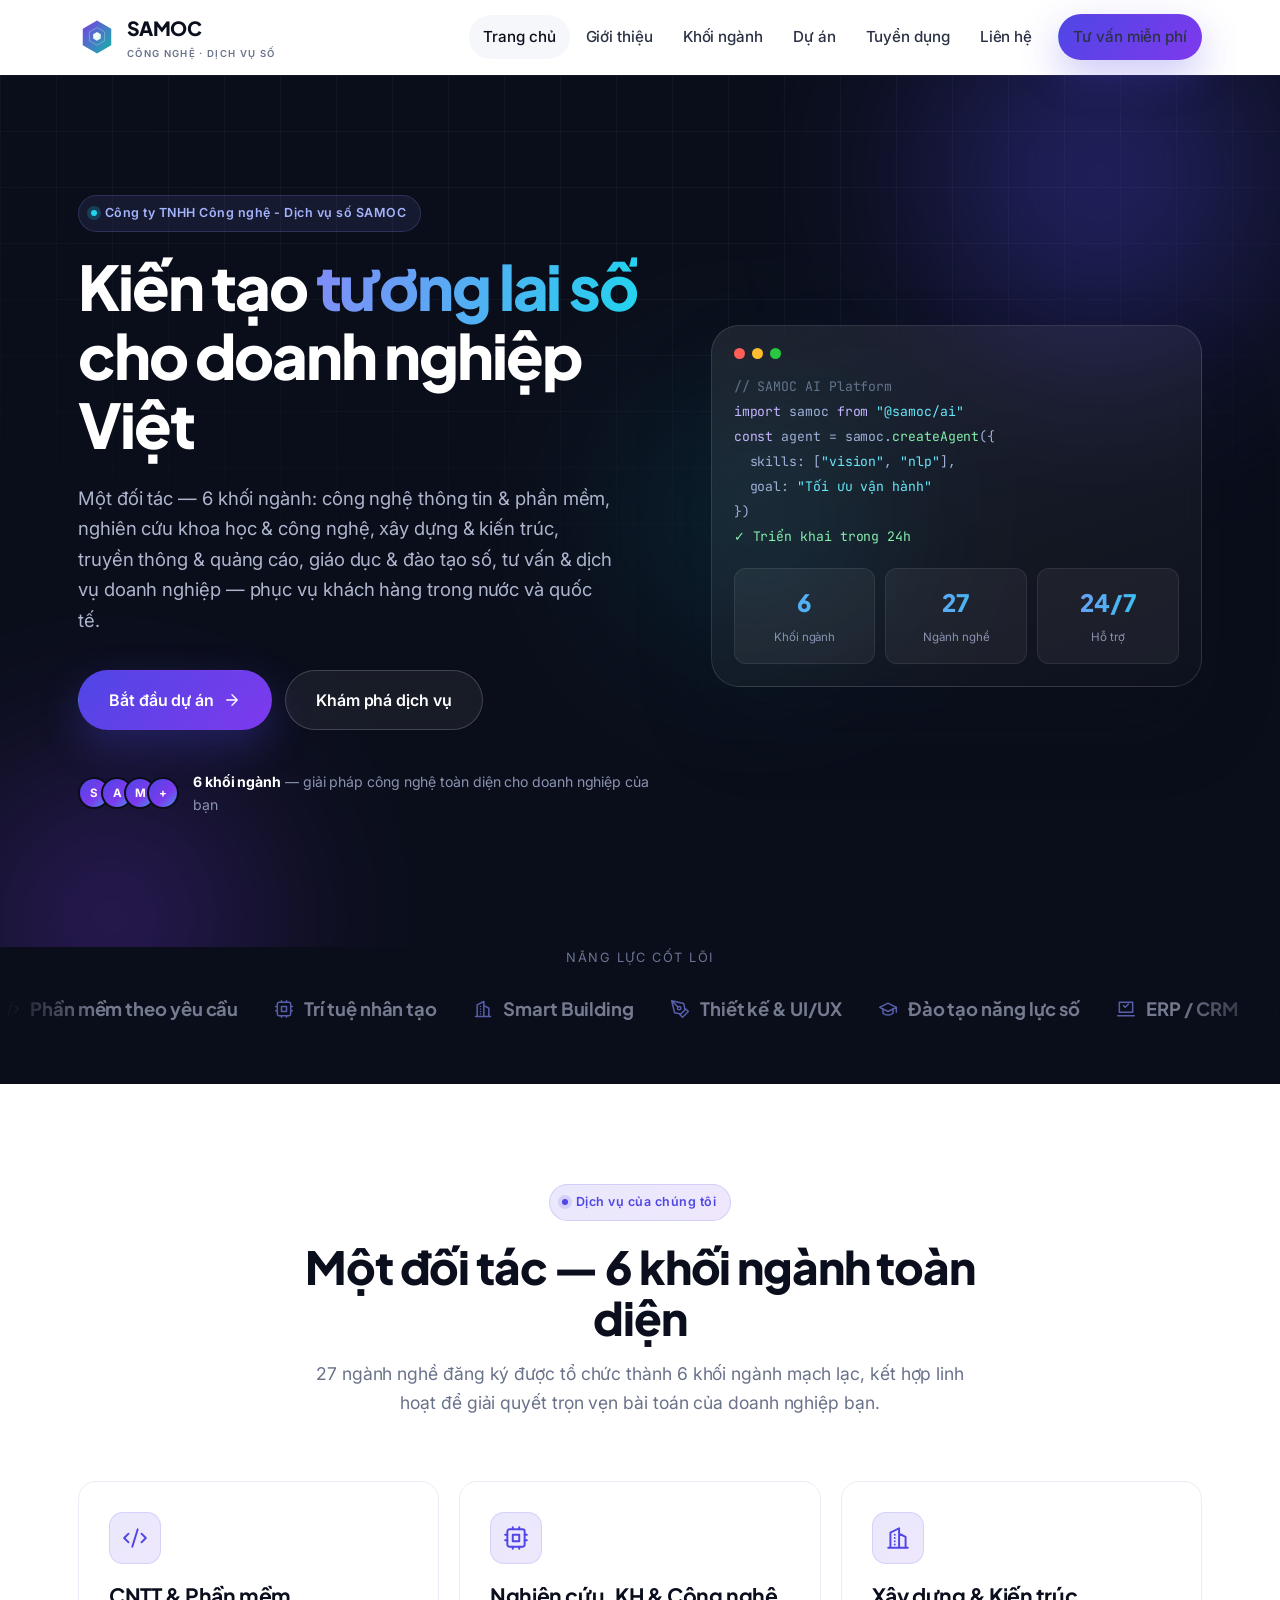
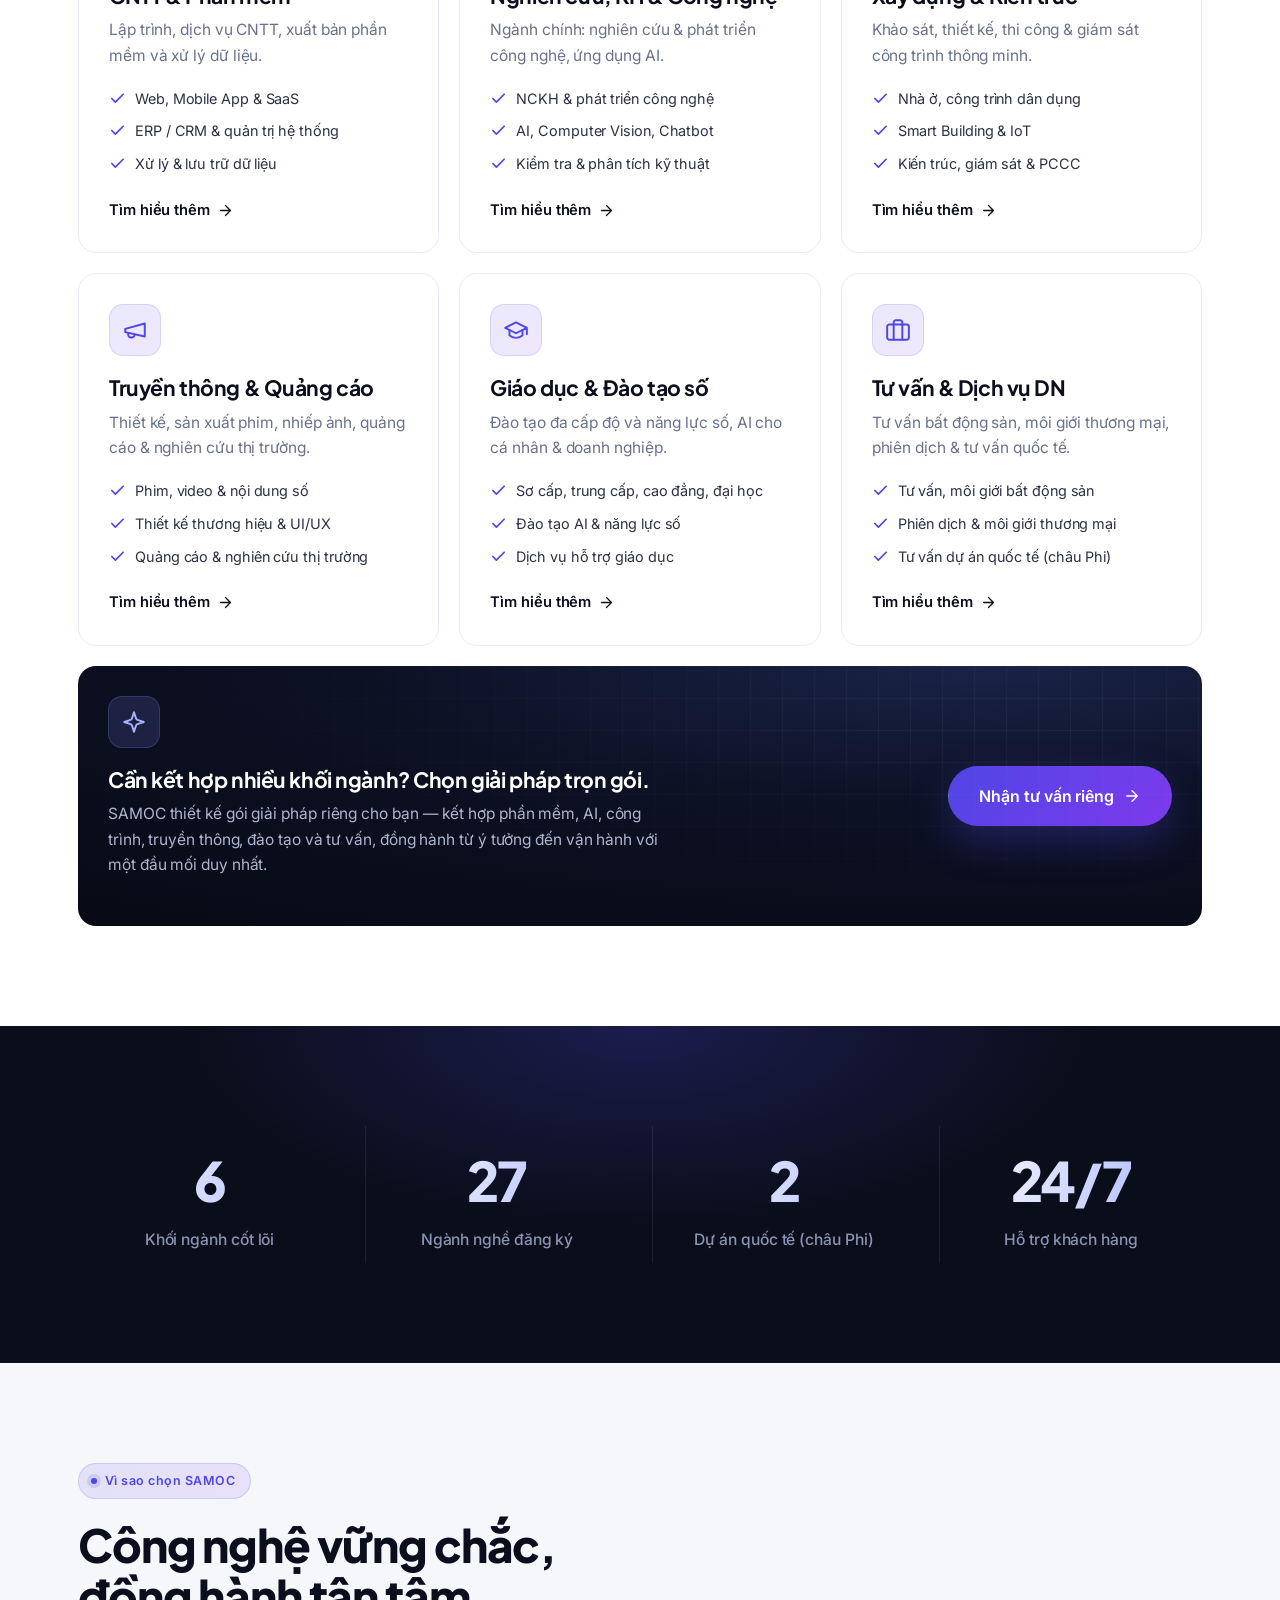
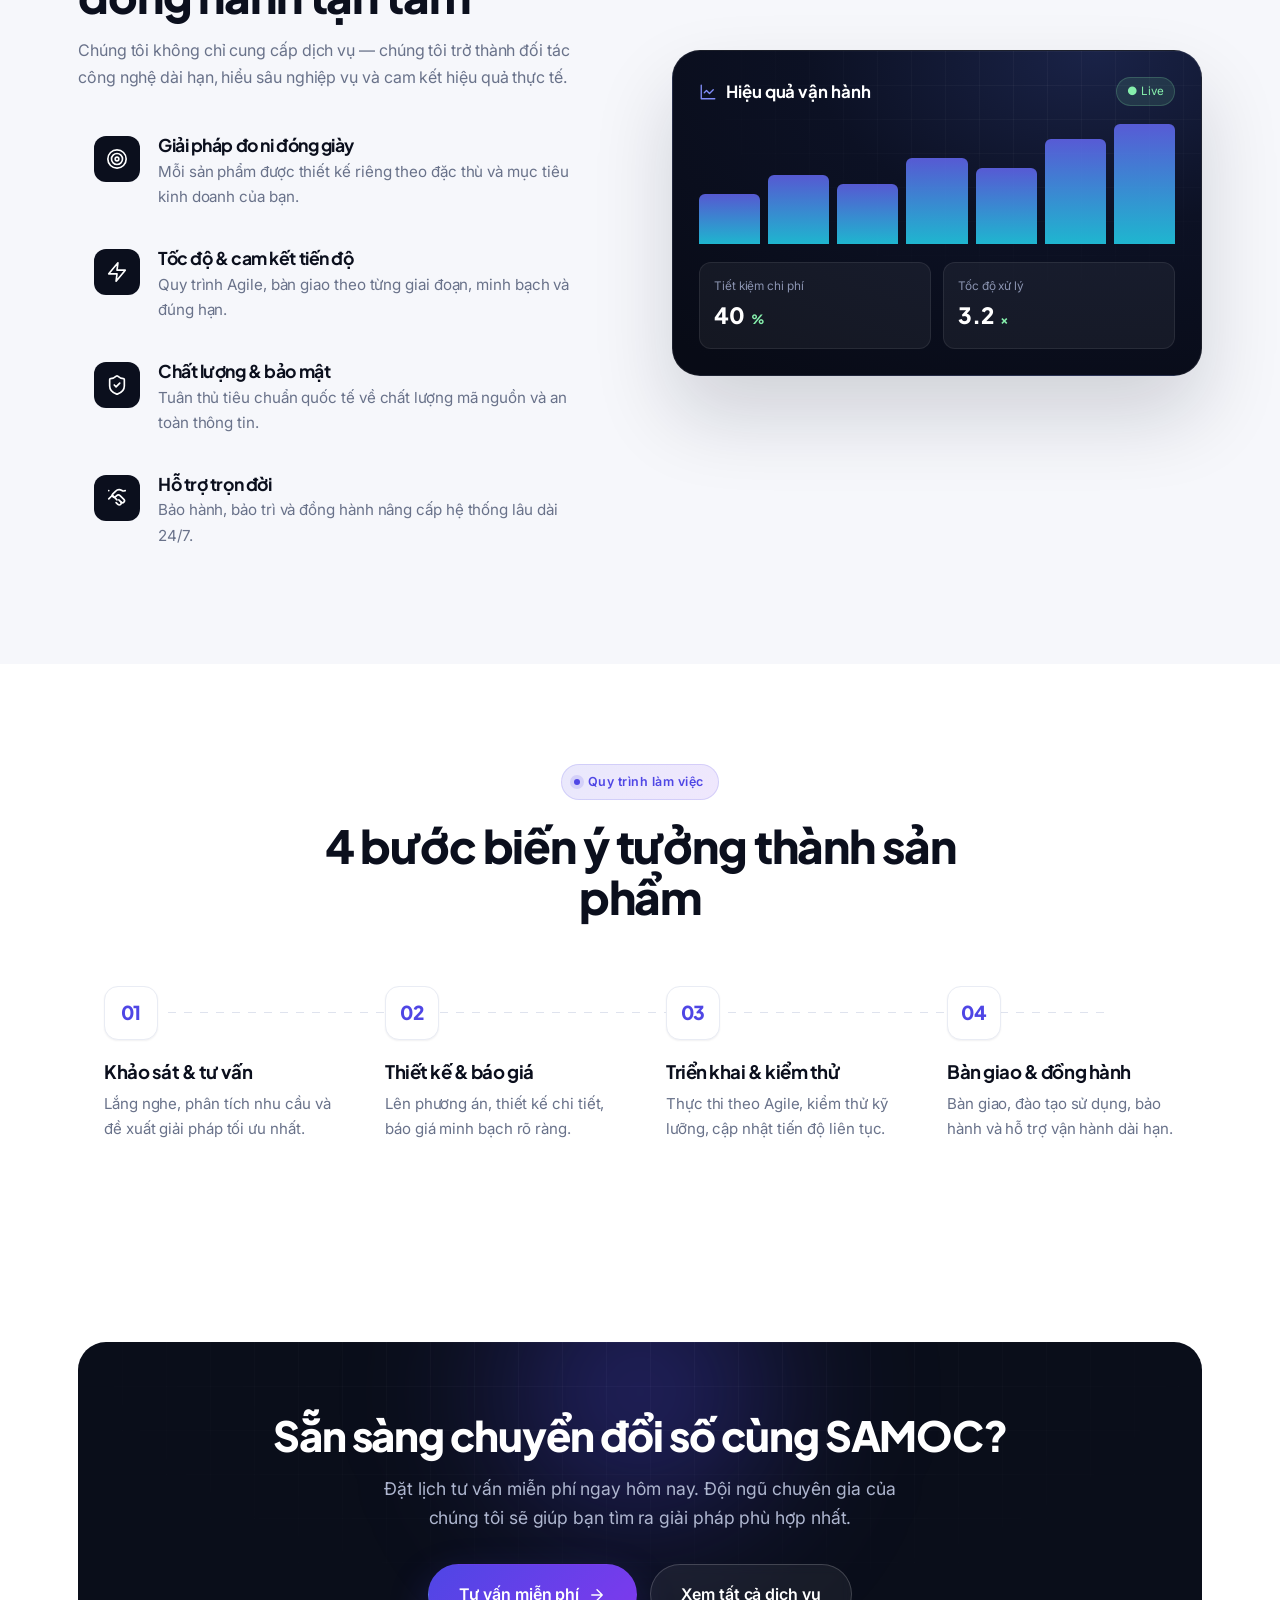
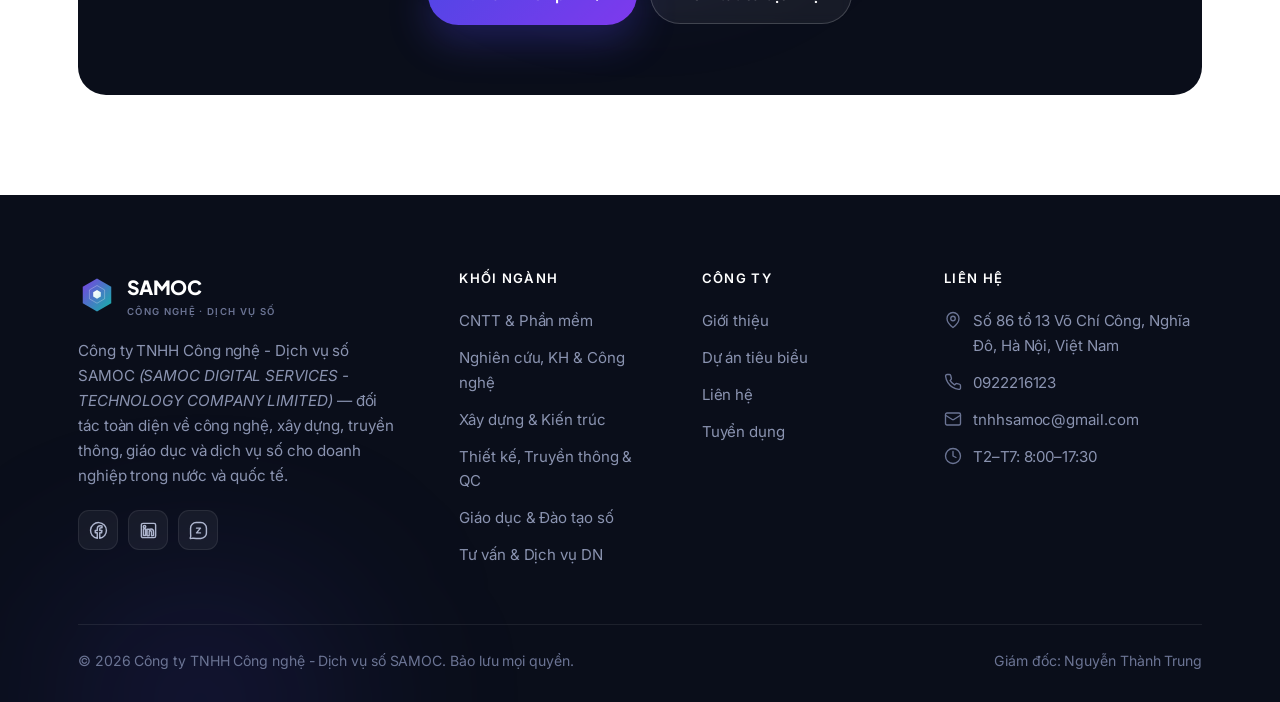
<file: index.html>
<!DOCTYPE html>
<html lang="vi">
<head>
  <meta charset="UTF-8" />
  <meta name="viewport" content="width=device-width, initial-scale=1.0" />
  <title>Công ty TNHH Công nghệ - Dịch vụ số SAMOC | Phần mềm · AI · Xây dựng · Đào tạo</title>
  <meta name="description" content="Công ty TNHH Công nghệ - Dịch vụ số SAMOC: 6 khối ngành — phần mềm, AI, xây dựng, truyền thông, giáo dục và tư vấn. Phục vụ khách hàng trong nước và quốc tế." />
  <link rel="icon" type="image/svg+xml" href="assets/favicon.svg" />
  <meta name="theme-color" content="#0b0f1d" />
  <link rel="canonical" href="https://samoc.com/index.html" />
  <meta property="og:type" content="website" />
  <meta property="og:site_name" content="SAMOC" />
  <meta property="og:locale" content="vi_VN" />
  <meta property="og:title" content="Công ty TNHH Công nghệ - Dịch vụ số SAMOC" />
  <meta property="og:description" content="Một đối tác — 6 khối ngành: phần mềm, AI, xây dựng, truyền thông, giáo dục và tư vấn. Phục vụ khách hàng trong nước và quốc tế." />
  <meta property="og:url" content="https://samoc.com/index.html" />
  <meta property="og:image" content="https://samoc.com/assets/og-image.svg" />
  <meta name="twitter:card" content="summary_large_image" />
  <meta name="twitter:title" content="Công ty TNHH Công nghệ - Dịch vụ số SAMOC" />
  <meta name="twitter:description" content="6 khối ngành: phần mềm, AI, xây dựng, truyền thông, giáo dục và tư vấn — trong nước và quốc tế." />
  <meta name="twitter:image" content="https://samoc.com/assets/og-image.svg" />
  <link rel="preconnect" href="https://fonts.googleapis.com" />
  <link rel="preconnect" href="https://fonts.gstatic.com" crossorigin />
  <link href="https://fonts.googleapis.com/css2?family=Plus+Jakarta+Sans:wght@500;600;700;800&family=Inter:wght@400;500;600&family=JetBrains+Mono:wght@400;500&display=swap" rel="stylesheet" />
  <link rel="stylesheet" href="assets/css/style.css" />
</head>
<body>

  <!-- HEADER -->
  <header class="site-header">
    <div class="container nav">
      <a href="index.html" class="brand" aria-label="SAMOC trang chủ">
<svg class="logo" viewBox="0 0 120 120" fill="none" xmlns="http://www.w3.org/2000/svg" aria-hidden="true">
  <defs>
    <linearGradient id="tg" x1="0" y1="0" x2="1" y2="1">
      <stop offset="0" stop-color="#7b3fe4"/>
      <stop offset="1" stop-color="#12b5a6"/>
    </linearGradient>
    <linearGradient id="bg" x1="0" y1="0" x2="1" y2="1">
      <stop offset="0" stop-color="#ffffff"/>
      <stop offset="1" stop-color="#d6f5f0"/>
    </linearGradient>
  </defs>
  <polygon points="60,8 105,34 105,86 60,112 15,86 15,34" fill="url(#tg)"/>
  <polygon points="60,30 84,44 84,72 60,86 36,72 36,44" fill="none" stroke="#ffffff" stroke-opacity="0.30" stroke-width="3"/>
  <polygon points="60,44 72,51 72,65 60,72 48,65 48,51" fill="url(#bg)"/>
</svg>
        <rect width="40" height="40" rx="11" fill="url(#lg)"/>
          <path d="M26 14c-1.3-1.5-3.2-2.4-5.6-2.4-3.4 0-5.8 1.8-5.8 4.5 0 5.7 11.9 3 11.9 8.9 0 2.8-2.6 4.9-6.3 4.9-2.7 0-4.9-1-6.2-2.8" stroke="#fff" stroke-width="2.6" stroke-linecap="round"/>
          <defs><linearGradient id="lg" x1="0" y1="0" x2="40" y2="40" gradientUnits="userSpaceOnUse"><stop stop-color="#6366f1"/><stop offset=".55" stop-color="#7c3aed"/><stop offset="1" stop-color="#22d3ee"/></linearGradient></defs>
        </svg>
        <span>SAMOC<small>Công nghệ · Dịch vụ số</small></span>
      </a>
      <nav class="nav-links" id="navLinks">
        <a href="index.html" class="active">Trang chủ</a>
        <a href="about.html">Giới thiệu</a>
        <a href="services.html">Khối ngành</a>
        <a href="projects.html">Dự án</a>
        <a href="careers.html">Tuyển dụng</a>
        <a href="contact.html">Liên hệ</a>
        <a href="contact.html#contactForm" class="btn btn-brand nav-cta">Tư vấn miễn phí</a>
      </nav>
      <button class="nav-toggle" id="navToggle" aria-label="Mở menu">
        <svg class="icon" viewBox="0 0 24 24"><path d="M4 6h16M4 12h16M4 18h16"/></svg>
      </button>
    </div>
  </header>

  <!-- HERO -->
  <section class="hero">
    <div class="grid-bg"></div>
    <div class="glow g1"></div><div class="glow g2"></div><div class="glow g3"></div>
    <div class="container">
      <div class="hero-grid">
        <div>
          <span class="eyebrow on-dark">Công ty TNHH Công nghệ - Dịch vụ số SAMOC</span>
          <h1>Kiến tạo <span class="grad">tương lai số</span> cho doanh nghiệp Việt</h1>
          <p class="lead">Một đối tác — 6 khối ngành: công nghệ thông tin &amp; phần mềm, nghiên cứu khoa học &amp; công nghệ, xây dựng &amp; kiến trúc, truyền thông &amp; quảng cáo, giáo dục &amp; đào tạo số, tư vấn &amp; dịch vụ doanh nghiệp — phục vụ khách hàng trong nước và quốc tế.</p>
          <div class="hero-actions">
            <a href="contact.html" class="btn btn-brand btn-lg">Bắt đầu dự án
              <svg class="icon" viewBox="0 0 24 24"><path d="M5 12h14M12 5l7 7-7 7"/></svg></a>
            <a href="services.html" class="btn btn-ghost btn-lg">Khám phá dịch vụ</a>
          </div>
          <div class="hero-trust">
            <div class="avatars"><span>S</span><span>A</span><span>M</span><span>+</span></div>
            <div><b>6 khối ngành</b> — giải pháp công nghệ toàn diện cho doanh nghiệp của bạn</div>
          </div>
        </div>
        <div class="hero-visual">
          <div class="hero-card">
            <div class="win-dots"><i></i><i></i><i></i></div>
            <div class="code-line"><span class="c">// SAMOC AI Platform</span></div>
            <div class="code-line"><span class="k">import</span> samoc <span class="k">from</span> <span class="s">"@samoc/ai"</span></div>
            <div class="code-line"><span class="k">const</span> agent = samoc.<span class="f">createAgent</span>({</div>
            <div class="code-line">&nbsp;&nbsp;skills: [<span class="s">"vision"</span>, <span class="s">"nlp"</span>],</div>
            <div class="code-line">&nbsp;&nbsp;goal: <span class="s">"Tối ưu vận hành"</span></div>
            <div class="code-line">})</div>
            <div class="code-line"><span class="f">✓ Triển khai trong 24h</span></div>
            <div class="hero-stats">
              <div><b data-count="6">0</b><small>Khối ngành</small></div>
              <div><b data-count="27">0</b><small>Ngành nghề</small></div>
              <div><b data-count="24" data-suffix="/7">0</b><small>Hỗ trợ</small></div>
            </div>
          </div>
        </div>
      </div>
    </div>
  </section>

  <!-- LOGOS / CAPABILITIES MARQUEE -->
  <div class="logos-strip">
    <div class="container"><p class="label">Năng lực cốt lõi</p></div>
    <div class="marquee-wrap">
      <div class="marquee">
        <span><svg class="icon" viewBox="0 0 24 24"><path d="m18 16 4-4-4-4M6 8l-4 4 4 4M14.5 4l-5 16"/></svg>Phần mềm theo yêu cầu</span>
        <span><svg class="icon" viewBox="0 0 24 24"><rect x="4" y="4" width="16" height="16" rx="2"/><rect x="9" y="9" width="6" height="6"/><path d="M9 2v2M15 2v2M9 20v2M15 20v2M20 9h2M20 14h2M2 9h2M2 14h2"/></svg>Trí tuệ nhân tạo</span>
        <span><svg class="icon" viewBox="0 0 24 24"><path d="M3 21h18M5 21V7l8-4v18M19 21V11l-6-3"/><path d="M9 9v.01M9 12v.01M9 15v.01M9 18v.01"/></svg>Smart Building</span>
        <span><svg class="icon" viewBox="0 0 24 24"><path d="M12 19l7-7 3 3-7 7-3-3zM18 13l-1.5-7.5L2 2l3.5 14.5L13 18l5-5zM2 2l7.586 7.586"/><circle cx="11" cy="11" r="2"/></svg>Thiết kế &amp; UI/UX</span>
        <span><svg class="icon" viewBox="0 0 24 24"><path d="M22 10v6M2 10l10-5 10 5-10 5z"/><path d="M6 12v5c3 3 9 3 12 0v-5"/></svg>Đào tạo năng lực số</span>
        <span><svg class="icon" viewBox="0 0 24 24"><path d="M4 4h16v12H4z"/><path d="M2 20h20M9 8l2 2 4-4"/></svg>ERP / CRM</span>
        <!-- duplicate for seamless loop -->
        <span><svg class="icon" viewBox="0 0 24 24"><path d="m18 16 4-4-4-4M6 8l-4 4 4 4M14.5 4l-5 16"/></svg>Phần mềm theo yêu cầu</span>
        <span><svg class="icon" viewBox="0 0 24 24"><rect x="4" y="4" width="16" height="16" rx="2"/><rect x="9" y="9" width="6" height="6"/><path d="M9 2v2M15 2v2M9 20v2M15 20v2M20 9h2M20 14h2M2 9h2M2 14h2"/></svg>Trí tuệ nhân tạo</span>
        <span><svg class="icon" viewBox="0 0 24 24"><path d="M3 21h18M5 21V7l8-4v18M19 21V11l-6-3"/><path d="M9 9v.01M9 12v.01M9 15v.01M9 18v.01"/></svg>Smart Building</span>
        <span><svg class="icon" viewBox="0 0 24 24"><path d="M12 19l7-7 3 3-7 7-3-3zM18 13l-1.5-7.5L2 2l3.5 14.5L13 18l5-5zM2 2l7.586 7.586"/><circle cx="11" cy="11" r="2"/></svg>Thiết kế &amp; UI/UX</span>
        <span><svg class="icon" viewBox="0 0 24 24"><path d="M22 10v6M2 10l10-5 10 5-10 5z"/><path d="M6 12v5c3 3 9 3 12 0v-5"/></svg>Đào tạo năng lực số</span>
        <span><svg class="icon" viewBox="0 0 24 24"><path d="M4 4h16v12H4z"/><path d="M2 20h20M9 8l2 2 4-4"/></svg>ERP / CRM</span>
      </div>
    </div>
  </div>

  <!-- SERVICES (BENTO) -->
  <section id="services">
    <div class="container">
      <div class="section-head reveal">
        <span class="eyebrow">Dịch vụ của chúng tôi</span>
        <h2 class="section-title">Một đối tác — 6 khối ngành toàn diện</h2>
        <p>27 ngành nghề đăng ký được tổ chức thành 6 khối ngành mạch lạc, kết hợp linh hoạt để giải quyết trọn vẹn bài toán của doanh nghiệp bạn.</p>
      </div>
      <div class="bento">

        <div class="bento-card span-2 reveal">
          <div class="svc-ic"><svg class="icon" viewBox="0 0 24 24"><path d="m18 16 4-4-4-4M6 8l-4 4 4 4M14.5 4l-5 16"/></svg></div>
          <h3>CNTT &amp; Phần mềm</h3>
          <p>Lập trình, dịch vụ CNTT, xuất bản phần mềm và xử lý dữ liệu.</p>
          <ul>
            <li><svg class="icon" viewBox="0 0 24 24"><path d="M20 6 9 17l-5-5"/></svg>Web, Mobile App &amp; SaaS</li>
            <li><svg class="icon" viewBox="0 0 24 24"><path d="M20 6 9 17l-5-5"/></svg>ERP / CRM &amp; quản trị hệ thống</li>
            <li><svg class="icon" viewBox="0 0 24 24"><path d="M20 6 9 17l-5-5"/></svg>Xử lý &amp; lưu trữ dữ liệu</li>
          </ul>
          <a href="services.html#it" class="svc-link">Tìm hiểu thêm <svg class="icon" viewBox="0 0 24 24"><path d="M5 12h14M12 5l7 7-7 7"/></svg></a>
        </div>

        <div class="bento-card span-2 reveal" data-delay="1">
          <div class="svc-ic"><svg class="icon" viewBox="0 0 24 24"><rect x="4" y="4" width="16" height="16" rx="2"/><rect x="9" y="9" width="6" height="6"/><path d="M9 2v2M15 2v2M9 20v2M15 20v2M20 9h2M20 14h2M2 9h2M2 14h2"/></svg></div>
          <h3>Nghiên cứu, KH &amp; Công nghệ</h3>
          <p>Ngành chính: nghiên cứu &amp; phát triển công nghệ, ứng dụng AI.</p>
          <ul>
            <li><svg class="icon" viewBox="0 0 24 24"><path d="M20 6 9 17l-5-5"/></svg>NCKH &amp; phát triển công nghệ</li>
            <li><svg class="icon" viewBox="0 0 24 24"><path d="M20 6 9 17l-5-5"/></svg>AI, Computer Vision, Chatbot</li>
            <li><svg class="icon" viewBox="0 0 24 24"><path d="M20 6 9 17l-5-5"/></svg>Kiểm tra &amp; phân tích kỹ thuật</li>
          </ul>
          <a href="services.html#rnd" class="svc-link">Tìm hiểu thêm <svg class="icon" viewBox="0 0 24 24"><path d="M5 12h14M12 5l7 7-7 7"/></svg></a>
        </div>

        <div class="bento-card span-2 reveal" data-delay="2">
          <div class="svc-ic"><svg class="icon" viewBox="0 0 24 24"><path d="M3 21h18M5 21V7l8-4v18M19 21V11l-6-3"/><path d="M9 9v.01M9 12v.01M9 15v.01M9 18v.01"/></svg></div>
          <h3>Xây dựng &amp; Kiến trúc</h3>
          <p>Khảo sát, thiết kế, thi công &amp; giám sát công trình thông minh.</p>
          <ul>
            <li><svg class="icon" viewBox="0 0 24 24"><path d="M20 6 9 17l-5-5"/></svg>Nhà ở, công trình dân dụng</li>
            <li><svg class="icon" viewBox="0 0 24 24"><path d="M20 6 9 17l-5-5"/></svg>Smart Building &amp; IoT</li>
            <li><svg class="icon" viewBox="0 0 24 24"><path d="M20 6 9 17l-5-5"/></svg>Kiến trúc, giám sát &amp; PCCC</li>
          </ul>
          <a href="services.html#construction" class="svc-link">Tìm hiểu thêm <svg class="icon" viewBox="0 0 24 24"><path d="M5 12h14M12 5l7 7-7 7"/></svg></a>
        </div>

        <div class="bento-card span-2 reveal">
          <div class="svc-ic"><svg class="icon" viewBox="0 0 24 24"><path d="m3 11 18-5v12L3 14v-3z"/><path d="M11.6 16.8a3 3 0 1 1-5.8-1.6"/></svg></div>
          <h3>Truyền thông &amp; Quảng cáo</h3>
          <p>Thiết kế, sản xuất phim, nhiếp ảnh, quảng cáo &amp; nghiên cứu thị trường.</p>
          <ul>
            <li><svg class="icon" viewBox="0 0 24 24"><path d="M20 6 9 17l-5-5"/></svg>Phim, video &amp; nội dung số</li>
            <li><svg class="icon" viewBox="0 0 24 24"><path d="M20 6 9 17l-5-5"/></svg>Thiết kế thương hiệu &amp; UI/UX</li>
            <li><svg class="icon" viewBox="0 0 24 24"><path d="M20 6 9 17l-5-5"/></svg>Quảng cáo &amp; nghiên cứu thị trường</li>
          </ul>
          <a href="services.html#media" class="svc-link">Tìm hiểu thêm <svg class="icon" viewBox="0 0 24 24"><path d="M5 12h14M12 5l7 7-7 7"/></svg></a>
        </div>

        <div class="bento-card span-2 reveal" data-delay="1">
          <div class="svc-ic"><svg class="icon" viewBox="0 0 24 24"><path d="M22 10v6M2 10l10-5 10 5-10 5z"/><path d="M6 12v5c3 3 9 3 12 0v-5"/></svg></div>
          <h3>Giáo dục &amp; Đào tạo số</h3>
          <p>Đào tạo đa cấp độ và năng lực số, AI cho cá nhân &amp; doanh nghiệp.</p>
          <ul>
            <li><svg class="icon" viewBox="0 0 24 24"><path d="M20 6 9 17l-5-5"/></svg>Sơ cấp, trung cấp, cao đẳng, đại học</li>
            <li><svg class="icon" viewBox="0 0 24 24"><path d="M20 6 9 17l-5-5"/></svg>Đào tạo AI &amp; năng lực số</li>
            <li><svg class="icon" viewBox="0 0 24 24"><path d="M20 6 9 17l-5-5"/></svg>Dịch vụ hỗ trợ giáo dục</li>
          </ul>
          <a href="services.html#education" class="svc-link">Tìm hiểu thêm <svg class="icon" viewBox="0 0 24 24"><path d="M5 12h14M12 5l7 7-7 7"/></svg></a>
        </div>

        <div class="bento-card span-2 reveal" data-delay="2">
          <div class="svc-ic"><svg class="icon" viewBox="0 0 24 24"><rect width="20" height="14" x="2" y="7" rx="2"/><path d="M16 21V5a2 2 0 0 0-2-2h-4a2 2 0 0 0-2 2v16"/></svg></div>
          <h3>Tư vấn &amp; Dịch vụ DN</h3>
          <p>Tư vấn bất động sản, môi giới thương mại, phiên dịch &amp; tư vấn quốc tế.</p>
          <ul>
            <li><svg class="icon" viewBox="0 0 24 24"><path d="M20 6 9 17l-5-5"/></svg>Tư vấn, môi giới bất động sản</li>
            <li><svg class="icon" viewBox="0 0 24 24"><path d="M20 6 9 17l-5-5"/></svg>Phiên dịch &amp; môi giới thương mại</li>
            <li><svg class="icon" viewBox="0 0 24 24"><path d="M20 6 9 17l-5-5"/></svg>Tư vấn dự án quốc tế (châu Phi)</li>
          </ul>
          <a href="services.html#consulting" class="svc-link">Tìm hiểu thêm <svg class="icon" viewBox="0 0 24 24"><path d="M5 12h14M12 5l7 7-7 7"/></svg></a>
        </div>

        <div class="bento-card span-6 dark reveal" style="flex-direction:row;align-items:center;justify-content:space-between;gap:24px;flex-wrap:wrap">
          <div style="max-width:560px">
            <div class="svc-ic"><svg class="icon" viewBox="0 0 24 24"><path d="m12 3-1.9 5.8a2 2 0 0 1-1.3 1.3L3 12l5.8 1.9a2 2 0 0 1 1.3 1.3L12 21l1.9-5.8a2 2 0 0 1 1.3-1.3L21 12l-5.8-1.9a2 2 0 0 1-1.3-1.3z"/></svg></div>
            <h3>Cần kết hợp nhiều khối ngành? Chọn giải pháp trọn gói.</h3>
            <p>SAMOC thiết kế gói giải pháp riêng cho bạn — kết hợp phần mềm, AI, công trình, truyền thông, đào tạo và tư vấn, đồng hành từ ý tưởng đến vận hành với một đầu mối duy nhất.</p>
          </div>
          <a href="contact.html" class="btn btn-brand btn-lg">Nhận tư vấn riêng
            <svg class="icon" viewBox="0 0 24 24"><path d="M5 12h14M12 5l7 7-7 7"/></svg></a>
        </div>

      </div>
    </div>
  </section>

  <!-- STATS -->
  <section class="stats-band">
    <div class="glow-band"></div>
    <div class="container">
      <div class="stats-grid">
        <div class="stat reveal"><b data-count="6">0</b><span>Khối ngành cốt lõi</span></div>
        <div class="stat reveal" data-delay="1"><b data-count="27">0</b><span>Ngành nghề đăng ký</span></div>
        <div class="stat reveal" data-delay="2"><b data-count="2">0</b><span>Dự án quốc tế (châu Phi)</span></div>
        <div class="stat reveal" data-delay="3"><b data-count="24" data-suffix="/7">0</b><span>Hỗ trợ khách hàng</span></div>
      </div>
    </div>
  </section>

  <!-- WHY US -->
  <section style="background:var(--c-bg-soft)">
    <div class="container">
      <div class="split">
        <div class="reveal">
          <span class="eyebrow">Vì sao chọn SAMOC</span>
          <h2 class="section-title">Công nghệ vững chắc, đồng hành tận tâm</h2>
          <p style="margin-top:16px">Chúng tôi không chỉ cung cấp dịch vụ — chúng tôi trở thành đối tác công nghệ dài hạn, hiểu sâu nghiệp vụ và cam kết hiệu quả thực tế.</p>
          <div class="feature-list">
            <div class="feature-item">
              <div class="fi-icon"><svg class="icon" viewBox="0 0 24 24"><circle cx="12" cy="12" r="10"/><circle cx="12" cy="12" r="6"/><circle cx="12" cy="12" r="2"/></svg></div>
              <div><h4>Giải pháp đo ni đóng giày</h4><p>Mỗi sản phẩm được thiết kế riêng theo đặc thù và mục tiêu kinh doanh của bạn.</p></div>
            </div>
            <div class="feature-item">
              <div class="fi-icon"><svg class="icon" viewBox="0 0 24 24"><path d="M13 2 3 14h9l-1 8 10-12h-9z"/></svg></div>
              <div><h4>Tốc độ &amp; cam kết tiến độ</h4><p>Quy trình Agile, bàn giao theo từng giai đoạn, minh bạch và đúng hạn.</p></div>
            </div>
            <div class="feature-item">
              <div class="fi-icon"><svg class="icon" viewBox="0 0 24 24"><path d="M20 13c0 5-3.5 7.5-7.66 8.95a1 1 0 0 1-.67-.01C7.5 20.5 4 18 4 13V6a1 1 0 0 1 1-1c2 0 4.5-1.2 6.24-2.72a1.17 1.17 0 0 1 1.52 0C14.51 3.81 17 5 19 5a1 1 0 0 1 1 1z"/><path d="m9 12 2 2 4-4"/></svg></div>
              <div><h4>Chất lượng &amp; bảo mật</h4><p>Tuân thủ tiêu chuẩn quốc tế về chất lượng mã nguồn và an toàn thông tin.</p></div>
            </div>
            <div class="feature-item">
              <div class="fi-icon"><svg class="icon" viewBox="0 0 24 24"><path d="m11 17 2 2a1 1 0 1 0 3-3"/><path d="m14 14 2.5 2.5a1 1 0 1 0 3-3l-3.88-3.88a3 3 0 0 0-4.24 0l-.88.88a1 1 0 1 1-3-3l2.81-2.81a5.79 5.79 0 0 1 7.06-.87l.47.28a2 2 0 0 0 1.42.25L21 4"/><path d="M3 4h.01M3 13l4-4 5 5"/></svg></div>
              <div><h4>Hỗ trợ trọn đời</h4><p>Bảo hành, bảo trì và đồng hành nâng cấp hệ thống lâu dài 24/7.</p></div>
            </div>
          </div>
        </div>
        <div class="reveal" data-delay="1">
          <div class="showcase">
            <div class="grid-bg"></div>
            <div class="showcase-inner">
              <div class="sc-row">
                <span class="t"><svg class="icon" viewBox="0 0 24 24"><path d="M3 3v18h18"/><path d="m19 9-5 5-4-4-3 3"/></svg>Hiệu quả vận hành</span>
                <span class="sc-pill">● Live</span>
              </div>
              <div class="sc-bars">
                <i style="height:42%"></i><i style="height:58%"></i><i style="height:50%"></i><i style="height:72%"></i><i style="height:64%"></i><i style="height:88%"></i><i style="height:100%"></i>
              </div>
              <div class="sc-cards">
                <div class="sc-mini"><span>Tiết kiệm chi phí</span><b>40<em>%</em></b></div>
                <div class="sc-mini"><span>Tốc độ xử lý</span><b>3.2<em>×</em></b></div>
              </div>
            </div>
          </div>
        </div>
      </div>
    </div>
  </section>

  <!-- PROCESS -->
  <section>
    <div class="container">
      <div class="section-head reveal">
        <span class="eyebrow">Quy trình làm việc</span>
        <h2 class="section-title">4 bước biến ý tưởng thành sản phẩm</h2>
      </div>
      <div class="process-grid">
        <div class="process-line"></div>
        <div class="process-step reveal"><div class="num">01</div><h4>Khảo sát &amp; tư vấn</h4><p>Lắng nghe, phân tích nhu cầu và đề xuất giải pháp tối ưu nhất.</p></div>
        <div class="process-step reveal" data-delay="1"><div class="num">02</div><h4>Thiết kế &amp; báo giá</h4><p>Lên phương án, thiết kế chi tiết, báo giá minh bạch rõ ràng.</p></div>
        <div class="process-step reveal" data-delay="2"><div class="num">03</div><h4>Triển khai &amp; kiểm thử</h4><p>Thực thi theo Agile, kiểm thử kỹ lưỡng, cập nhật tiến độ liên tục.</p></div>
        <div class="process-step reveal" data-delay="3"><div class="num">04</div><h4>Bàn giao &amp; đồng hành</h4><p>Bàn giao, đào tạo sử dụng, bảo hành và hỗ trợ vận hành dài hạn.</p></div>
      </div>
    </div>
  </section>

  <!-- TESTIMONIALS — tạm ẩn cho tới khi có phản hồi khách hàng thật -->

  <!-- CTA -->
  <section>
    <div class="container">
      <div class="cta-band reveal">
        <div class="grid-bg"></div><div class="glow"></div>
        <h2>Sẵn sàng chuyển đổi số cùng SAMOC?</h2>
        <p>Đặt lịch tư vấn miễn phí ngay hôm nay. Đội ngũ chuyên gia của chúng tôi sẽ giúp bạn tìm ra giải pháp phù hợp nhất.</p>
        <div class="cta-actions">
          <a href="contact.html" class="btn btn-brand btn-lg">Tư vấn miễn phí
            <svg class="icon" viewBox="0 0 24 24"><path d="M5 12h14M12 5l7 7-7 7"/></svg></a>
          <a href="services.html" class="btn btn-ghost btn-lg">Xem tất cả dịch vụ</a>
        </div>
      </div>
    </div>
  </section>

  <!-- FOOTER -->
  <footer class="site-footer">
    <div class="glow"></div>
    <div class="container">
      <div class="footer-grid">
        <div class="footer-about">
          <a href="index.html" class="brand">
<svg class="logo" viewBox="0 0 120 120" fill="none" aria-hidden="true"><defs><linearGradient id="tgf" x1="0" y1="0" x2="1" y2="1"><stop offset="0" stop-color="#7b3fe4"/><stop offset="1" stop-color="#12b5a6"/></linearGradient><linearGradient id="bgf" x1="0" y1="0" x2="1" y2="1"><stop offset="0" stop-color="#ffffff"/><stop offset="1" stop-color="#d6f5f0"/></linearGradient></defs><polygon points="60,8 105,34 105,86 60,112 15,86 15,34" fill="url(#tgf)"/><polygon points="60,30 84,44 84,72 60,86 36,72 36,44" fill="none" stroke="#ffffff" stroke-opacity="0.30" stroke-width="3"/><polygon points="60,44 72,51 72,65 60,72 48,65 48,51" fill="url(#bgf)"/></svg>
            <span>SAMOC<small>Công nghệ · Dịch vụ số</small></span>
          </a>
          <p>Công ty TNHH Công nghệ - Dịch vụ số SAMOC <em>(SAMOC DIGITAL SERVICES - TECHNOLOGY COMPANY LIMITED)</em> — đối tác toàn diện về công nghệ, xây dựng, truyền thông, giáo dục và dịch vụ số cho doanh nghiệp trong nước và quốc tế.</p>
          <div class="socials">
            <a href="https://www.facebook.com/samocdigital/" target="_blank" rel="noopener noreferrer" aria-label="Facebook SAMOC"><svg class="icon" viewBox="0 0 24 24" fill="currentColor" stroke="none"><path d="M22 12a10 10 0 1 0-11.56 9.88v-6.99H7.9V12h2.54V9.8c0-2.5 1.49-3.89 3.78-3.89 1.09 0 2.24.2 2.24.2v2.46h-1.26c-1.24 0-1.63.77-1.63 1.56V12h2.78l-.44 2.89h-2.34v6.99A10 10 0 0 0 22 12z"/></svg></a>
            <a href="#" aria-label="LinkedIn"><svg class="icon" viewBox="0 0 24 24" fill="currentColor" stroke="none"><path d="M19 3a2 2 0 0 1 2 2v14a2 2 0 0 1-2 2H5a2 2 0 0 1-2-2V5a2 2 0 0 1 2-2zM8.34 18.34V9.99H5.67v8.35zM7 8.84a1.55 1.55 0 1 0 0-3.1 1.55 1.55 0 0 0 0 3.1zm11.34 9.5v-4.58c0-2.45-1.31-3.59-3.06-3.59-1.41 0-2.04.78-2.39 1.32v-1.13h-2.67v8.35h2.67v-4.66c0-.25.02-.5.09-.67.2-.5.65-1.01 1.41-1.01.99 0 1.39.76 1.39 1.86v4.48z"/></svg></a>
            <a href="https://zalo.me/0922216123" target="_blank" rel="noopener noreferrer" aria-label="Zalo SAMOC"><svg class="icon" viewBox="0 0 24 24" fill="none" stroke="currentColor" stroke-width="1.8" stroke-linecap="round" stroke-linejoin="round"><path d="M9 2H15A7 7 0 0 1 22 9V15A7 7 0 0 1 15 22H9C5.6 22 3.9 21.3 2.6 22.1C1.9 22.5 1.3 21.8 1.7 21.1C2.6 19.6 2 18.2 2 15V9A7 7 0 0 1 9 2Z"/><path d="M9.5 9H14.5L9.5 15H14.5"/></svg></a>
          </div>
        </div>
        <div class="footer-col"><h5>Khối ngành</h5>
          <a href="services.html#it">CNTT &amp; Phần mềm</a>
          <a href="services.html#rnd">Nghiên cứu, KH &amp; Công nghệ</a>
          <a href="services.html#construction">Xây dựng &amp; Kiến trúc</a>
          <a href="services.html#media">Thiết kế, Truyền thông &amp; QC</a>
          <a href="services.html#education">Giáo dục &amp; Đào tạo số</a>
          <a href="services.html#consulting">Tư vấn &amp; Dịch vụ DN</a>
        </div>
        <div class="footer-col"><h5>Công ty</h5>
          <a href="about.html">Giới thiệu</a>
          <a href="projects.html">Dự án tiêu biểu</a>
          <a href="contact.html">Liên hệ</a>
          <a href="careers.html">Tuyển dụng</a>
        </div>
        <div class="footer-col footer-contact"><h5>Liên hệ</h5>
          <ul>
            <li><svg class="icon" viewBox="0 0 24 24"><path d="M20 10c0 6-8 12-8 12s-8-6-8-12a8 8 0 0 1 16 0Z"/><circle cx="12" cy="10" r="3"/></svg><span>Số 86 tổ 13 Võ Chí Công, Nghĩa Đô, Hà Nội, Việt Nam</span></li>
            <li><svg class="icon" viewBox="0 0 24 24"><path d="M22 16.92v3a2 2 0 0 1-2.18 2 19.79 19.79 0 0 1-8.63-3.07 19.5 19.5 0 0 1-6-6 19.79 19.79 0 0 1-3.07-8.67A2 2 0 0 1 4.11 2h3a2 2 0 0 1 2 1.72c.13.96.36 1.9.7 2.81a2 2 0 0 1-.45 2.11L8.09 9.91a16 16 0 0 0 6 6l1.27-1.27a2 2 0 0 1 2.11-.45c.91.34 1.85.57 2.81.7A2 2 0 0 1 22 16.92z"/></svg><a href="tel:0967515828">0922216123</a></li>
            <li><svg class="icon" viewBox="0 0 24 24"><rect width="20" height="16" x="2" y="4" rx="2"/><path d="m22 7-8.97 5.7a1.94 1.94 0 0 1-2.06 0L2 7"/></svg><a href="mailto:tnhhsamoc@gmail.com">tnhhsamoc@gmail.com</a></li>
            <li><svg class="icon" viewBox="0 0 24 24"><circle cx="12" cy="12" r="10"/><path d="M12 6v6l4 2"/></svg><span>T2–T7: 8:00–17:30</span></li>
          </ul>
        </div>
      </div>
      <div class="footer-bottom">
        <span>© <span id="year">2026</span> Công ty TNHH Công nghệ - Dịch vụ số SAMOC. Bảo lưu mọi quyền.</span>
        <span>Giám đốc: Nguyễn Thành Trung</span>
      </div>
    </div>
  </footer>

  <script src="assets/js/main.js"></script>
</body>
</html>
</file>
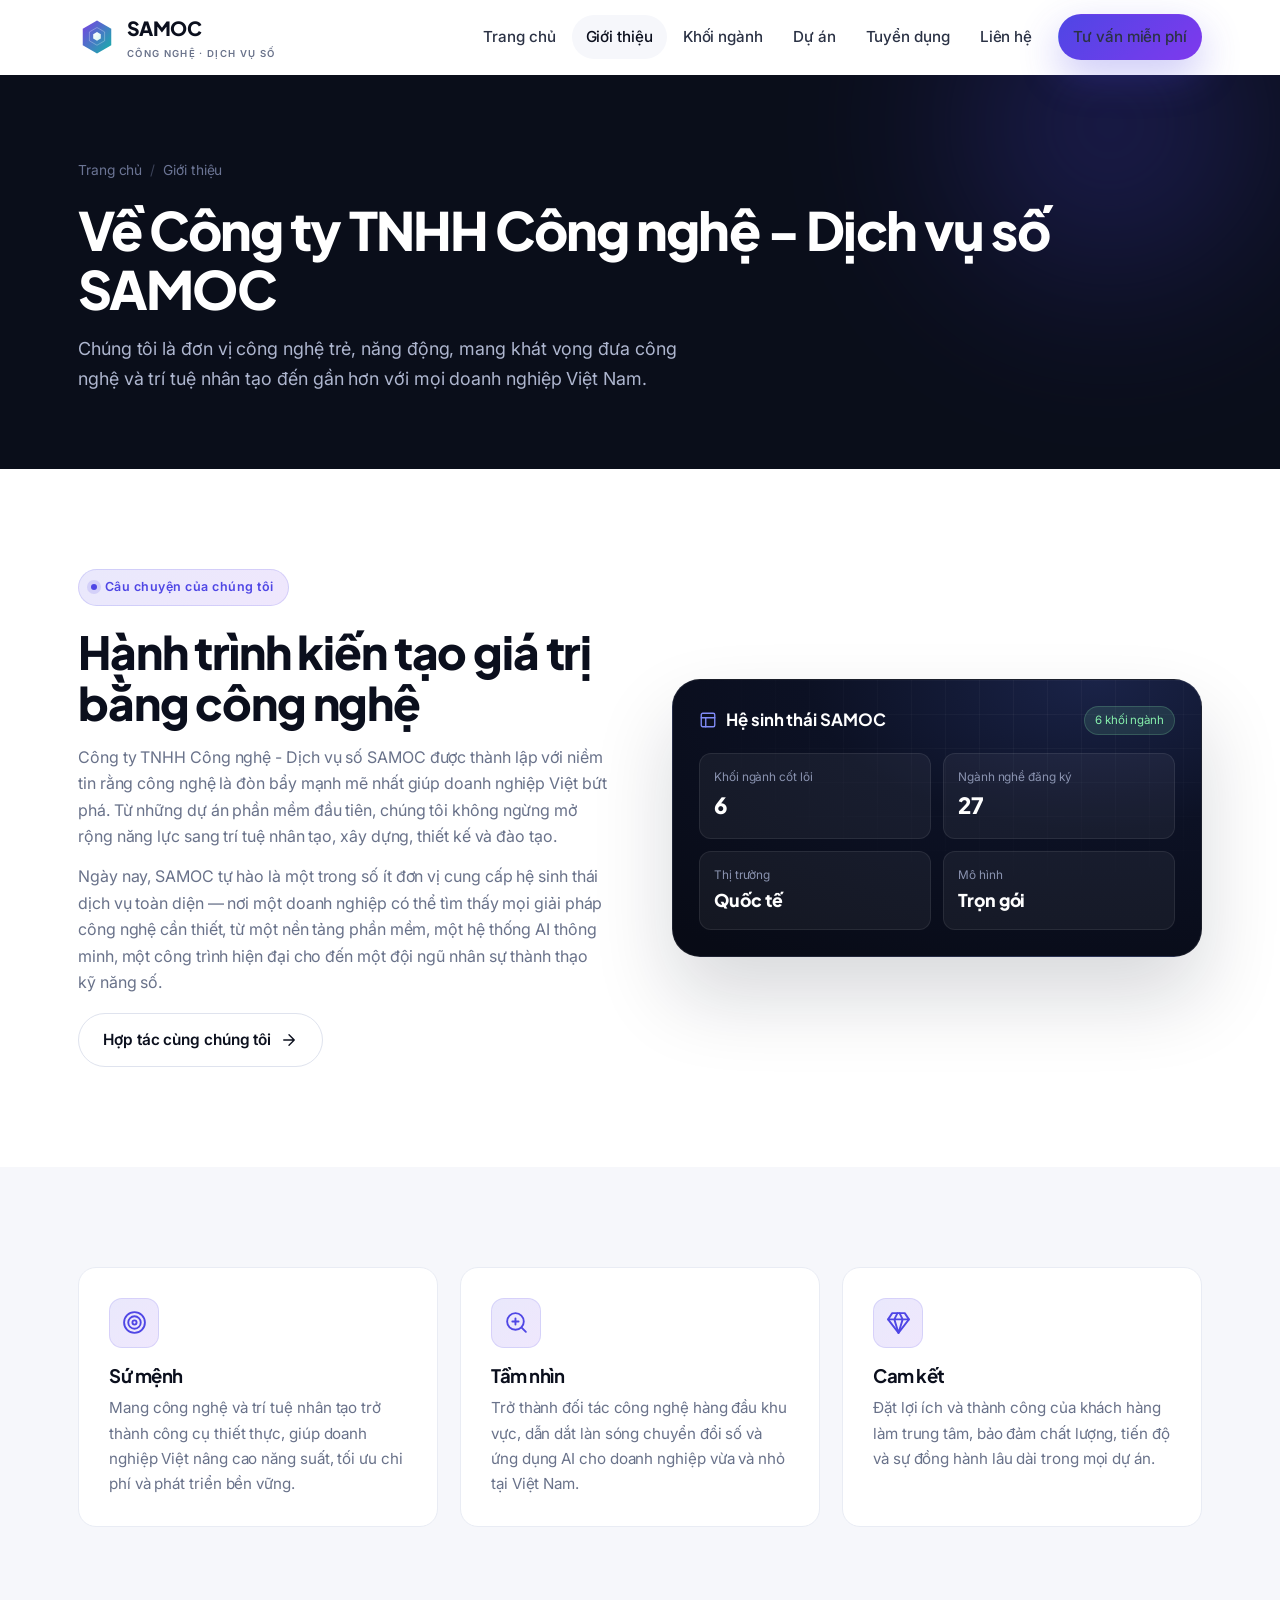
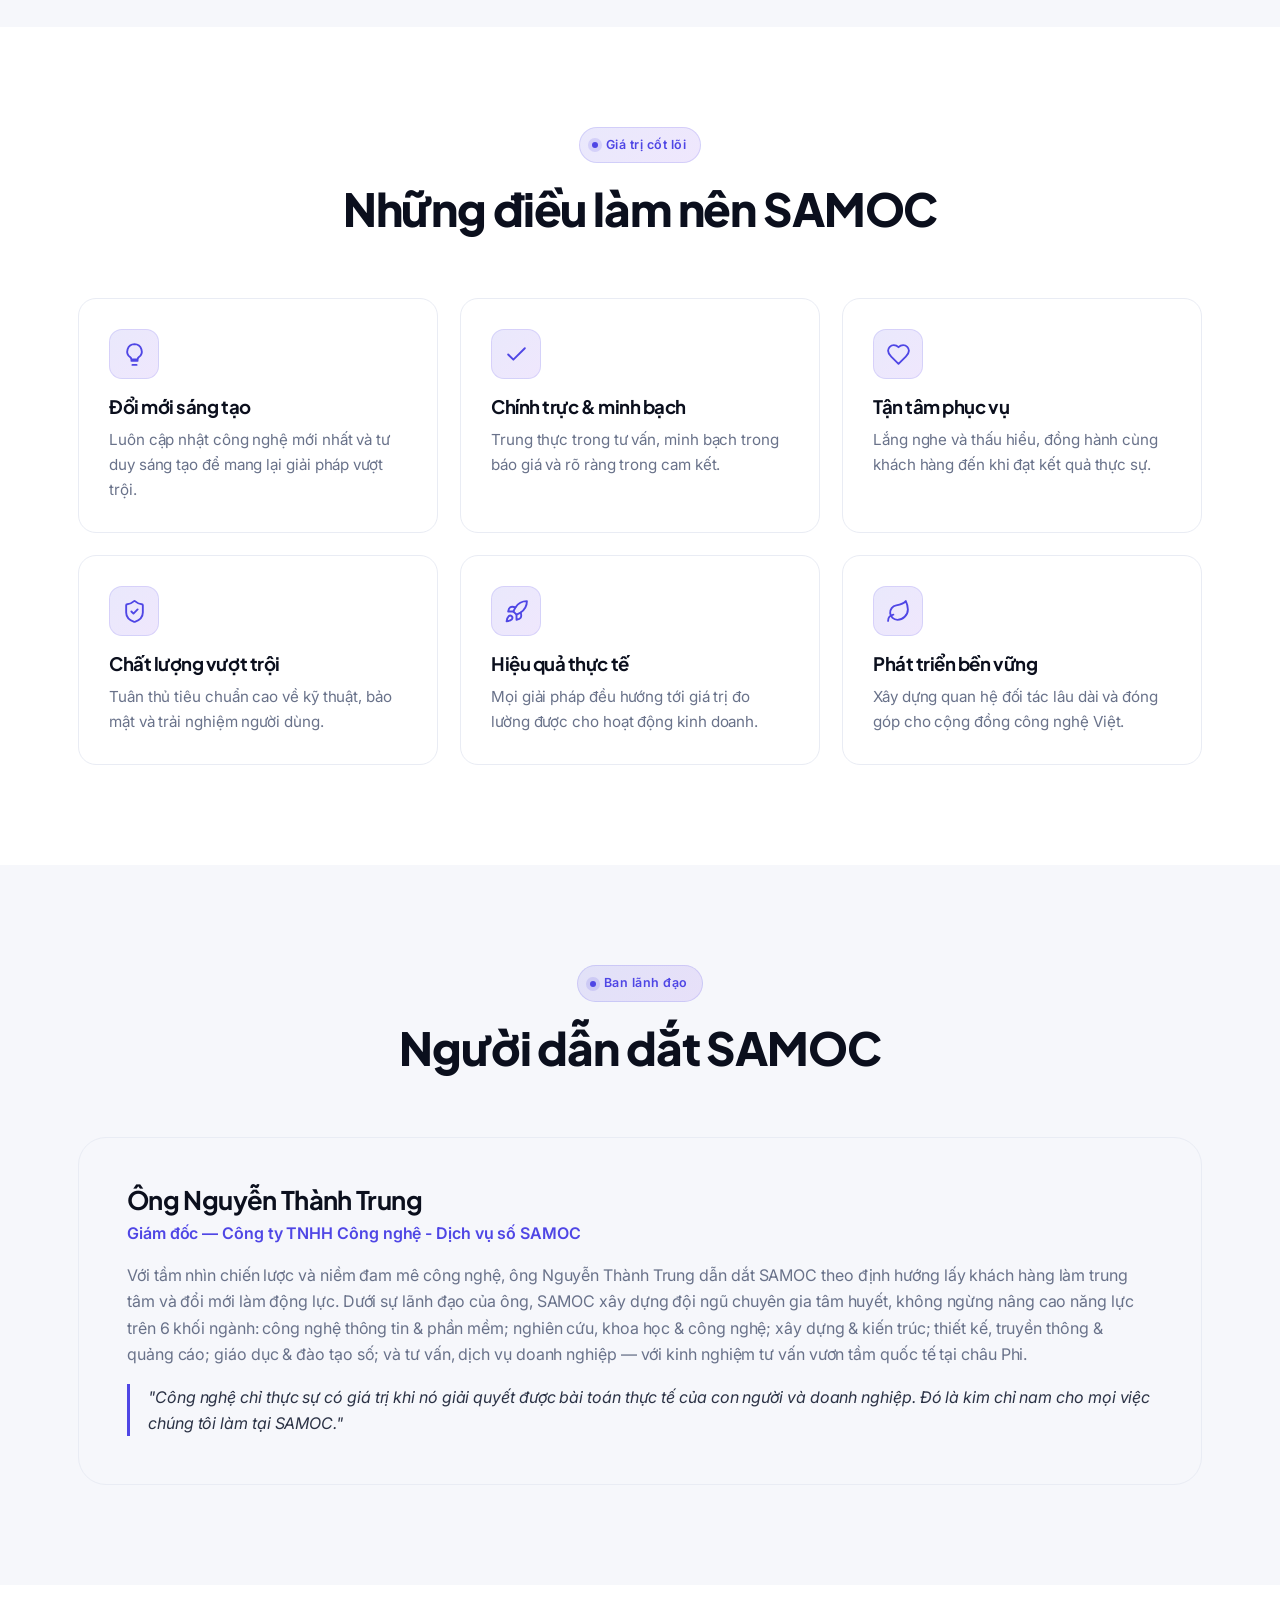
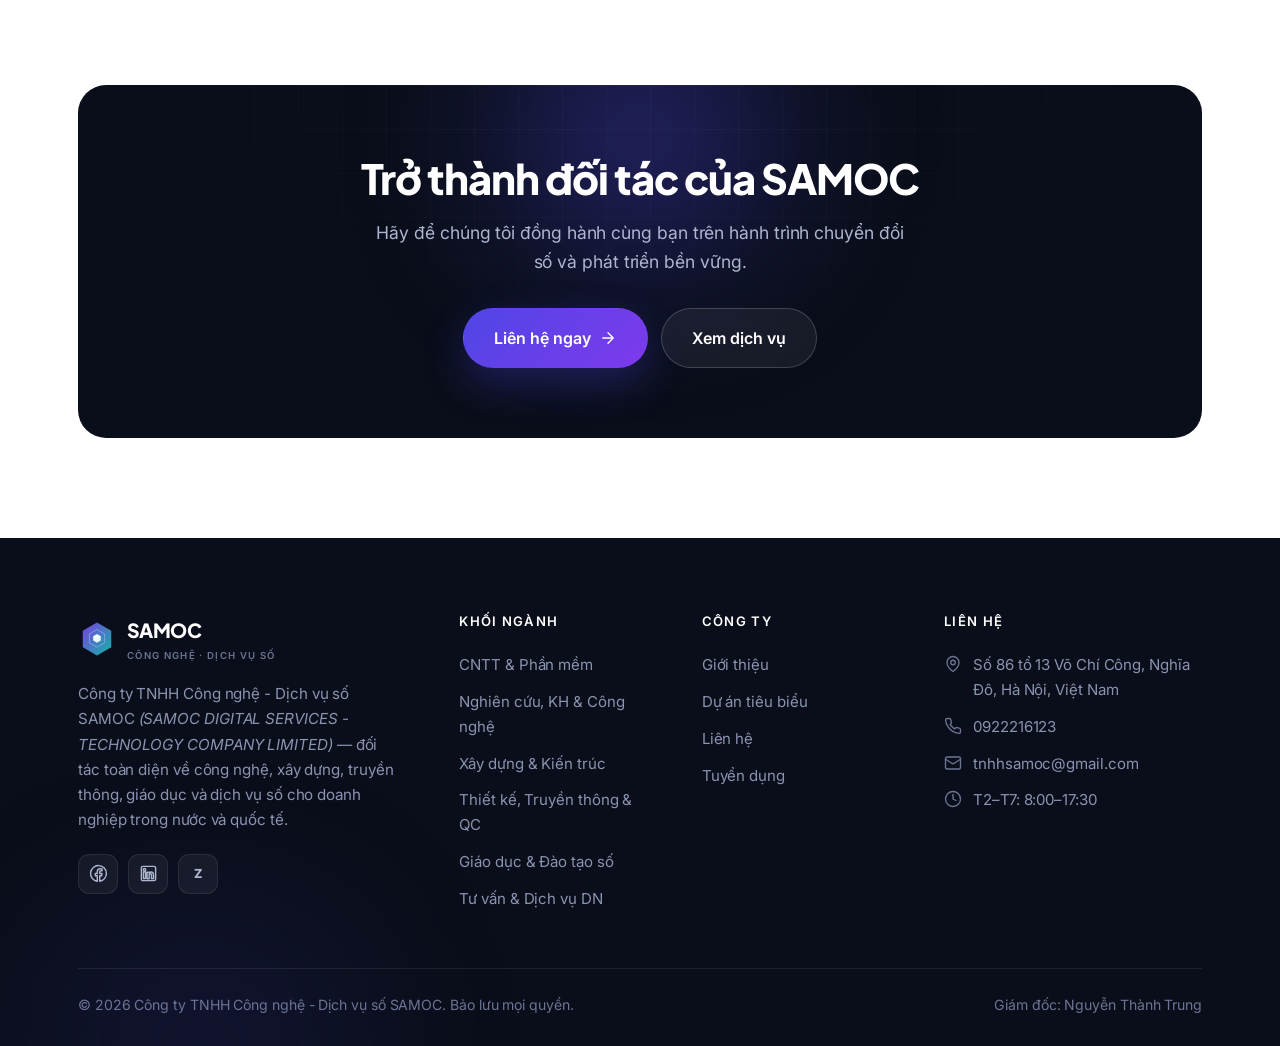
<file: about.html>
<!DOCTYPE html>
<html lang="vi">
<head>
  <meta charset="UTF-8" />
  <meta name="viewport" content="width=device-width, initial-scale=1.0" />
  <title>Giới thiệu — Công ty TNHH Công nghệ - Dịch vụ số SAMOC</title>
  <meta name="description" content="Giới thiệu Công ty TNHH Công nghệ - Dịch vụ số SAMOC: tầm nhìn, sứ mệnh, giá trị cốt lõi và ban lãnh đạo do Giám đốc Nguyễn Thành Trung dẫn dắt." />
  <link rel="icon" type="image/svg+xml" href="assets/favicon.svg" />
  <meta name="theme-color" content="#0b0f1d" />
  <link rel="canonical" href="https://samoc.com/about.html" />
  <meta property="og:type" content="website" />
  <meta property="og:site_name" content="SAMOC" />
  <meta property="og:locale" content="vi_VN" />
  <meta property="og:title" content="Giới thiệu — Công ty TNHH Công nghệ - Dịch vụ số SAMOC" />
  <meta property="og:description" content="Tầm nhìn, sứ mệnh, giá trị cốt lõi và ban lãnh đạo của SAMOC do Giám đốc Nguyễn Thành Trung dẫn dắt." />
  <meta property="og:url" content="https://samoc.com/about.html" />
  <meta property="og:image" content="https://samoc.com/assets/og-image.svg" />
  <meta name="twitter:card" content="summary_large_image" />
  <meta name="twitter:title" content="Giới thiệu — SAMOC" />
  <meta name="twitter:description" content="Tầm nhìn, sứ mệnh, giá trị cốt lõi và ban lãnh đạo của SAMOC." />
  <meta name="twitter:image" content="https://samoc.com/assets/og-image.svg" />
  <link rel="preconnect" href="https://fonts.googleapis.com" />
  <link rel="preconnect" href="https://fonts.gstatic.com" crossorigin />
  <link href="https://fonts.googleapis.com/css2?family=Plus+Jakarta+Sans:wght@500;600;700;800&family=Inter:wght@400;500;600&family=JetBrains+Mono:wght@400;500&display=swap" rel="stylesheet" />
  <link rel="stylesheet" href="assets/css/style.css" />
</head>
<body>

  <header class="site-header">
    <div class="container nav">
      <a href="index.html" class="brand" aria-label="SAMOC trang chủ">
<svg class="logo" viewBox="0 0 120 120" fill="none" xmlns="http://www.w3.org/2000/svg" aria-hidden="true">
  <defs>
    <linearGradient id="tg" x1="0" y1="0" x2="1" y2="1">
      <stop offset="0" stop-color="#7b3fe4"/>
      <stop offset="1" stop-color="#12b5a6"/>
    </linearGradient>
    <linearGradient id="bg" x1="0" y1="0" x2="1" y2="1">
      <stop offset="0" stop-color="#ffffff"/>
      <stop offset="1" stop-color="#d6f5f0"/>
    </linearGradient>
  </defs>
  <polygon points="60,8 105,34 105,86 60,112 15,86 15,34" fill="url(#tg)"/>
  <polygon points="60,30 84,44 84,72 60,86 36,72 36,44" fill="none" stroke="#ffffff" stroke-opacity="0.30" stroke-width="3"/>
  <polygon points="60,44 72,51 72,65 60,72 48,65 48,51" fill="url(#bg)"/>
</svg>
      <span>SAMOC<small>Công nghệ · Dịch vụ số</small></span>
      </a>
      <nav class="nav-links" id="navLinks">
        <a href="index.html">Trang chủ</a>
        <a href="about.html" class="active">Giới thiệu</a>
        <a href="services.html">Khối ngành</a>
        <a href="projects.html">Dự án</a>
        <a href="careers.html">Tuyển dụng</a>
        <a href="contact.html">Liên hệ</a>
        <a href="contact.html#contactForm" class="btn btn-brand nav-cta">Tư vấn miễn phí</a>
      </nav>
      <button class="nav-toggle" id="navToggle" aria-label="Mở menu"><svg class="icon" viewBox="0 0 24 24"><path d="M4 6h16M4 12h16M4 18h16"/></svg></button>
    </div>
  </header>

  <section class="page-hero">
    <div class="glow"></div>
    <div class="container">
      <div class="breadcrumb"><a href="index.html">Trang chủ</a> <span class="sep">/</span> Giới thiệu</div>
      <h1>Về Công ty TNHH Công nghệ - Dịch vụ số SAMOC</h1>
      <p>Chúng tôi là đơn vị công nghệ trẻ, năng động, mang khát vọng đưa công nghệ và trí tuệ nhân tạo đến gần hơn với mọi doanh nghiệp Việt Nam.</p>
    </div>
  </section>

  <!-- INTRO -->
  <section>
    <div class="container">
      <div class="split">
        <div class="reveal">
          <span class="eyebrow">Câu chuyện của chúng tôi</span>
          <h2 class="section-title">Hành trình kiến tạo giá trị bằng công nghệ</h2>
          <p style="margin-top:16px">Công ty TNHH Công nghệ - Dịch vụ số SAMOC được thành lập với niềm tin rằng công nghệ là đòn bẩy mạnh mẽ nhất giúp doanh nghiệp Việt bứt phá. Từ những dự án phần mềm đầu tiên, chúng tôi không ngừng mở rộng năng lực sang trí tuệ nhân tạo, xây dựng, thiết kế và đào tạo.</p>
          <p style="margin-top:14px">Ngày nay, SAMOC tự hào là một trong số ít đơn vị cung cấp hệ sinh thái dịch vụ toàn diện — nơi một doanh nghiệp có thể tìm thấy mọi giải pháp công nghệ cần thiết, từ một nền tảng phần mềm, một hệ thống AI thông minh, một công trình hiện đại cho đến một đội ngũ nhân sự thành thạo kỹ năng số.</p>
          <a href="contact.html" class="btn btn-outline" style="margin-top:18px">Hợp tác cùng chúng tôi
            <svg class="icon" viewBox="0 0 24 24"><path d="M5 12h14M12 5l7 7-7 7"/></svg></a>
        </div>
        <div class="reveal" data-delay="1">
          <div class="showcase">
            <div class="grid-bg"></div>
            <div class="showcase-inner">
              <div class="sc-row"><span class="t"><svg class="icon" viewBox="0 0 24 24"><path d="M3 9h18M9 21V9"/><rect x="3" y="3" width="18" height="18" rx="2"/></svg>Hệ sinh thái SAMOC</span><span class="sc-pill">6 khối ngành</span></div>
              <div class="sc-cards" style="grid-template-columns:1fr 1fr;gap:12px;margin-top:8px">
                <div class="sc-mini"><span>Khối ngành cốt lõi</span><b>6</b></div>
                <div class="sc-mini"><span>Ngành nghề đăng ký</span><b>27</b></div>
                <div class="sc-mini"><span>Thị trường</span><b style="font-size:1.1rem">Quốc tế</b></div>
                <div class="sc-mini"><span>Mô hình</span><b style="font-size:1.1rem">Trọn gói</b></div>
              </div>
            </div>
          </div>
        </div>
      </div>
    </div>
  </section>

  <!-- MISSION / VISION -->
  <section style="background:var(--c-bg-soft)">
    <div class="container">
      <div class="values-grid">
        <div class="value reveal">
          <div class="vi"><svg class="icon" viewBox="0 0 24 24"><circle cx="12" cy="12" r="10"/><circle cx="12" cy="12" r="6"/><circle cx="12" cy="12" r="2"/></svg></div>
          <h4>Sứ mệnh</h4>
          <p>Mang công nghệ và trí tuệ nhân tạo trở thành công cụ thiết thực, giúp doanh nghiệp Việt nâng cao năng suất, tối ưu chi phí và phát triển bền vững.</p>
        </div>
        <div class="value reveal" data-delay="1">
          <div class="vi"><svg class="icon" viewBox="0 0 24 24"><circle cx="11" cy="11" r="8"/><path d="m21 21-4.3-4.3M11 8v6M8 11h6"/></svg></div>
          <h4>Tầm nhìn</h4>
          <p>Trở thành đối tác công nghệ hàng đầu khu vực, dẫn dắt làn sóng chuyển đổi số và ứng dụng AI cho doanh nghiệp vừa và nhỏ tại Việt Nam.</p>
        </div>
        <div class="value reveal" data-delay="2">
          <div class="vi"><svg class="icon" viewBox="0 0 24 24"><path d="M6 3h12l4 6-10 13L2 9z"/><path d="M11 3 8 9l4 13 4-13-3-6M2 9h20"/></svg></div>
          <h4>Cam kết</h4>
          <p>Đặt lợi ích và thành công của khách hàng làm trung tâm, bảo đảm chất lượng, tiến độ và sự đồng hành lâu dài trong mọi dự án.</p>
        </div>
      </div>
    </div>
  </section>

  <!-- CORE VALUES -->
  <section>
    <div class="container">
      <div class="section-head reveal">
        <span class="eyebrow">Giá trị cốt lõi</span>
        <h2 class="section-title">Những điều làm nên SAMOC</h2>
      </div>
      <div class="values-grid">
        <div class="value reveal"><div class="vi"><svg class="icon" viewBox="0 0 24 24"><path d="M9 18h6M10 22h4M12 2a7 7 0 0 0-4 12.7c.6.5 1 1.3 1 2.1h6c0-.8.4-1.6 1-2.1A7 7 0 0 0 12 2z"/></svg></div><h4>Đổi mới sáng tạo</h4><p>Luôn cập nhật công nghệ mới nhất và tư duy sáng tạo để mang lại giải pháp vượt trội.</p></div>
        <div class="value reveal" data-delay="1"><div class="vi"><svg class="icon" viewBox="0 0 24 24"><path d="M20 6 9 17l-5-5"/></svg></div><h4>Chính trực &amp; minh bạch</h4><p>Trung thực trong tư vấn, minh bạch trong báo giá và rõ ràng trong cam kết.</p></div>
        <div class="value reveal" data-delay="2"><div class="vi"><svg class="icon" viewBox="0 0 24 24"><path d="M19 14c1.49-1.46 3-3.21 3-5.5A5.5 5.5 0 0 0 16.5 3c-1.76 0-3 .5-4.5 2-1.5-1.5-2.74-2-4.5-2A5.5 5.5 0 0 0 2 8.5c0 2.3 1.5 4.05 3 5.5l7 7Z"/></svg></div><h4>Tận tâm phục vụ</h4><p>Lắng nghe và thấu hiểu, đồng hành cùng khách hàng đến khi đạt kết quả thực sự.</p></div>
        <div class="value reveal"><div class="vi"><svg class="icon" viewBox="0 0 24 24"><path d="M20 13c0 5-3.5 7.5-7.66 8.95a1 1 0 0 1-.67-.01C7.5 20.5 4 18 4 13V6a1 1 0 0 1 1-1c2 0 4.5-1.2 6.24-2.72a1.17 1.17 0 0 1 1.52 0C14.51 3.81 17 5 19 5a1 1 0 0 1 1 1z"/><path d="m9 12 2 2 4-4"/></svg></div><h4>Chất lượng vượt trội</h4><p>Tuân thủ tiêu chuẩn cao về kỹ thuật, bảo mật và trải nghiệm người dùng.</p></div>
        <div class="value reveal" data-delay="1"><div class="vi"><svg class="icon" viewBox="0 0 24 24"><path d="M4.5 16.5c-1.5 1.26-2 5-2 5s3.74-.5 5-2c.71-.84.7-2.13-.09-2.91a2.18 2.18 0 0 0-2.91-.09zM12 15l-3-3a22 22 0 0 1 2-3.95A12.88 12.88 0 0 1 22 2c0 2.72-.78 7.5-6 11a22.35 22.35 0 0 1-4 2z"/><path d="M9 12H4s.55-3.03 2-4c1.62-1.08 5 0 5 0M12 15v5s3.03-.55 4-2c1.08-1.62 0-5 0-5"/></svg></div><h4>Hiệu quả thực tế</h4><p>Mọi giải pháp đều hướng tới giá trị đo lường được cho hoạt động kinh doanh.</p></div>
        <div class="value reveal" data-delay="2"><div class="vi"><svg class="icon" viewBox="0 0 24 24"><path d="M11 20A7 7 0 0 1 9.8 6.1C15.5 5 17 4.48 19 2c1 2 2 4.18 2 8 0 5.5-4.78 10-10 10z"/><path d="M2 21c0-3 1.85-5.36 5.08-6"/></svg></div><h4>Phát triển bền vững</h4><p>Xây dựng quan hệ đối tác lâu dài và đóng góp cho cộng đồng công nghệ Việt.</p></div>
      </div>
    </div>
  </section>

  <!-- LEADER -->
  <section style="background:var(--c-bg-soft)">
    <div class="container">
      <div class="section-head reveal">
        <span class="eyebrow">Ban lãnh đạo</span>
        <h2 class="section-title">Người dẫn dắt SAMOC</h2>
      </div>
      <div class="leader reveal" style="display:block">
        <div>
          <h3>Ông Nguyễn Thành Trung</h3>
          <div class="role">Giám đốc — Công ty TNHH Công nghệ - Dịch vụ số SAMOC</div>
          <p>Với tầm nhìn chiến lược và niềm đam mê công nghệ, ông Nguyễn Thành Trung dẫn dắt SAMOC theo định hướng lấy khách hàng làm trung tâm và đổi mới làm động lực. Dưới sự lãnh đạo của ông, SAMOC xây dựng đội ngũ chuyên gia tâm huyết, không ngừng nâng cao năng lực trên 6 khối ngành: công nghệ thông tin &amp; phần mềm; nghiên cứu, khoa học &amp; công nghệ; xây dựng &amp; kiến trúc; thiết kế, truyền thông &amp; quảng cáo; giáo dục &amp; đào tạo số; và tư vấn, dịch vụ doanh nghiệp — với kinh nghiệm tư vấn vươn tầm quốc tế tại châu Phi.</p>
          <p class="quote">"Công nghệ chỉ thực sự có giá trị khi nó giải quyết được bài toán thực tế của con người và doanh nghiệp. Đó là kim chỉ nam cho mọi việc chúng tôi làm tại SAMOC."</p>
        </div>
      </div>
    </div>
  </section>

  <!-- CTA -->
  <section>
    <div class="container">
      <div class="cta-band reveal">
        <div class="grid-bg"></div><div class="glow"></div>
        <h2>Trở thành đối tác của SAMOC</h2>
        <p>Hãy để chúng tôi đồng hành cùng bạn trên hành trình chuyển đổi số và phát triển bền vững.</p>
        <div class="cta-actions">
          <a href="contact.html" class="btn btn-brand btn-lg">Liên hệ ngay <svg class="icon" viewBox="0 0 24 24"><path d="M5 12h14M12 5l7 7-7 7"/></svg></a>
          <a href="services.html" class="btn btn-ghost btn-lg">Xem dịch vụ</a>
        </div>
      </div>
    </div>
  </section>

  <footer class="site-footer">
    <div class="glow"></div>
    <div class="container">
      <div class="footer-grid">
        <div class="footer-about">
          <a href="index.html" class="brand">
<svg class="logo" viewBox="0 0 120 120" fill="none" aria-hidden="true"><defs><linearGradient id="tgf" x1="0" y1="0" x2="1" y2="1"><stop offset="0" stop-color="#7b3fe4"/><stop offset="1" stop-color="#12b5a6"/></linearGradient><linearGradient id="bgf" x1="0" y1="0" x2="1" y2="1"><stop offset="0" stop-color="#ffffff"/><stop offset="1" stop-color="#d6f5f0"/></linearGradient></defs><polygon points="60,8 105,34 105,86 60,112 15,86 15,34" fill="url(#tgf)"/><polygon points="60,30 84,44 84,72 60,86 36,72 36,44" fill="none" stroke="#ffffff" stroke-opacity="0.30" stroke-width="3"/><polygon points="60,44 72,51 72,65 60,72 48,65 48,51" fill="url(#bgf)"/></svg>            
          <span>SAMOC<small>Công nghệ · Dịch vụ số</small></span>
          </a>
          <p>Công ty TNHH Công nghệ - Dịch vụ số SAMOC <em>(SAMOC DIGITAL SERVICES - TECHNOLOGY COMPANY LIMITED)</em> — đối tác toàn diện về công nghệ, xây dựng, truyền thông, giáo dục và dịch vụ số cho doanh nghiệp trong nước và quốc tế.</p>
          <div class="socials">
            <a href="https://www.facebook.com/samocdigital/" target="_blank" rel="noopener noreferrer" aria-label="Facebook SAMOC"><svg class="icon" viewBox="0 0 24 24" fill="currentColor" stroke="none"><path d="M22 12a10 10 0 1 0-11.56 9.88v-6.99H7.9V12h2.54V9.8c0-2.5 1.49-3.89 3.78-3.89 1.09 0 2.24.2 2.24.2v2.46h-1.26c-1.24 0-1.63.77-1.63 1.56V12h2.78l-.44 2.89h-2.34v6.99A10 10 0 0 0 22 12z"/></svg></a>
            <a href="#" aria-label="LinkedIn"><svg class="icon" viewBox="0 0 24 24" fill="currentColor" stroke="none"><path d="M19 3a2 2 0 0 1 2 2v14a2 2 0 0 1-2 2H5a2 2 0 0 1-2-2V5a2 2 0 0 1 2-2zM8.34 18.34V9.99H5.67v8.35zM7 8.84a1.55 1.55 0 1 0 0-3.1 1.55 1.55 0 0 0 0 3.1zm11.34 9.5v-4.58c0-2.45-1.31-3.59-3.06-3.59-1.41 0-2.04.78-2.39 1.32v-1.13h-2.67v8.35h2.67v-4.66c0-.25.02-.5.09-.67.2-.5.65-1.01 1.41-1.01.99 0 1.39.76 1.39 1.86v4.48z"/></svg></a>
            <a href="#" aria-label="Zalo"><strong style="font-size:.78rem;font-weight:800">Z</strong></a>
          </div>
        </div>
        <div class="footer-col"><h5>Khối ngành</h5>
          <a href="services.html#it">CNTT &amp; Phần mềm</a>
          <a href="services.html#rnd">Nghiên cứu, KH &amp; Công nghệ</a>
          <a href="services.html#construction">Xây dựng &amp; Kiến trúc</a>
          <a href="services.html#media">Thiết kế, Truyền thông &amp; QC</a>
          <a href="services.html#education">Giáo dục &amp; Đào tạo số</a>
          <a href="services.html#consulting">Tư vấn &amp; Dịch vụ DN</a>
        </div>
        <div class="footer-col"><h5>Công ty</h5>
          <a href="about.html">Giới thiệu</a>
          <a href="projects.html">Dự án tiêu biểu</a>
          <a href="contact.html">Liên hệ</a>
          <a href="careers.html">Tuyển dụng</a>
        </div>
        <div class="footer-col footer-contact"><h5>Liên hệ</h5>
          <ul>
            <li><svg class="icon" viewBox="0 0 24 24"><path d="M20 10c0 6-8 12-8 12s-8-6-8-12a8 8 0 0 1 16 0Z"/><circle cx="12" cy="10" r="3"/></svg><span>Số 86 tổ 13 Võ Chí Công, Nghĩa Đô, Hà Nội, Việt Nam</span></li>
            <li><svg class="icon" viewBox="0 0 24 24"><path d="M22 16.92v3a2 2 0 0 1-2.18 2 19.79 19.79 0 0 1-8.63-3.07 19.5 19.5 0 0 1-6-6 19.79 19.79 0 0 1-3.07-8.67A2 2 0 0 1 4.11 2h3a2 2 0 0 1 2 1.72c.13.96.36 1.9.7 2.81a2 2 0 0 1-.45 2.11L8.09 9.91a16 16 0 0 0 6 6l1.27-1.27a2 2 0 0 1 2.11-.45c.91.34 1.85.57 2.81.7A2 2 0 0 1 22 16.92z"/></svg><a href="tel:0967515828">0922216123</a></li>
            <li><svg class="icon" viewBox="0 0 24 24"><rect width="20" height="16" x="2" y="4" rx="2"/><path d="m22 7-8.97 5.7a1.94 1.94 0 0 1-2.06 0L2 7"/></svg><a href="mailto:tnhhsamoc@gmail.com">tnhhsamoc@gmail.com</a></li>
            <li><svg class="icon" viewBox="0 0 24 24"><circle cx="12" cy="12" r="10"/><path d="M12 6v6l4 2"/></svg><span>T2–T7: 8:00–17:30</span></li>
          </ul>
        </div>
      </div>
      <div class="footer-bottom">
        <span>© <span id="year">2026</span> Công ty TNHH Công nghệ - Dịch vụ số SAMOC. Bảo lưu mọi quyền.</span>
        <span>Giám đốc: Nguyễn Thành Trung</span>
      </div>
    </div>
  </footer>

  <script src="assets/js/main.js"></script>
</body>
</html>
</file>
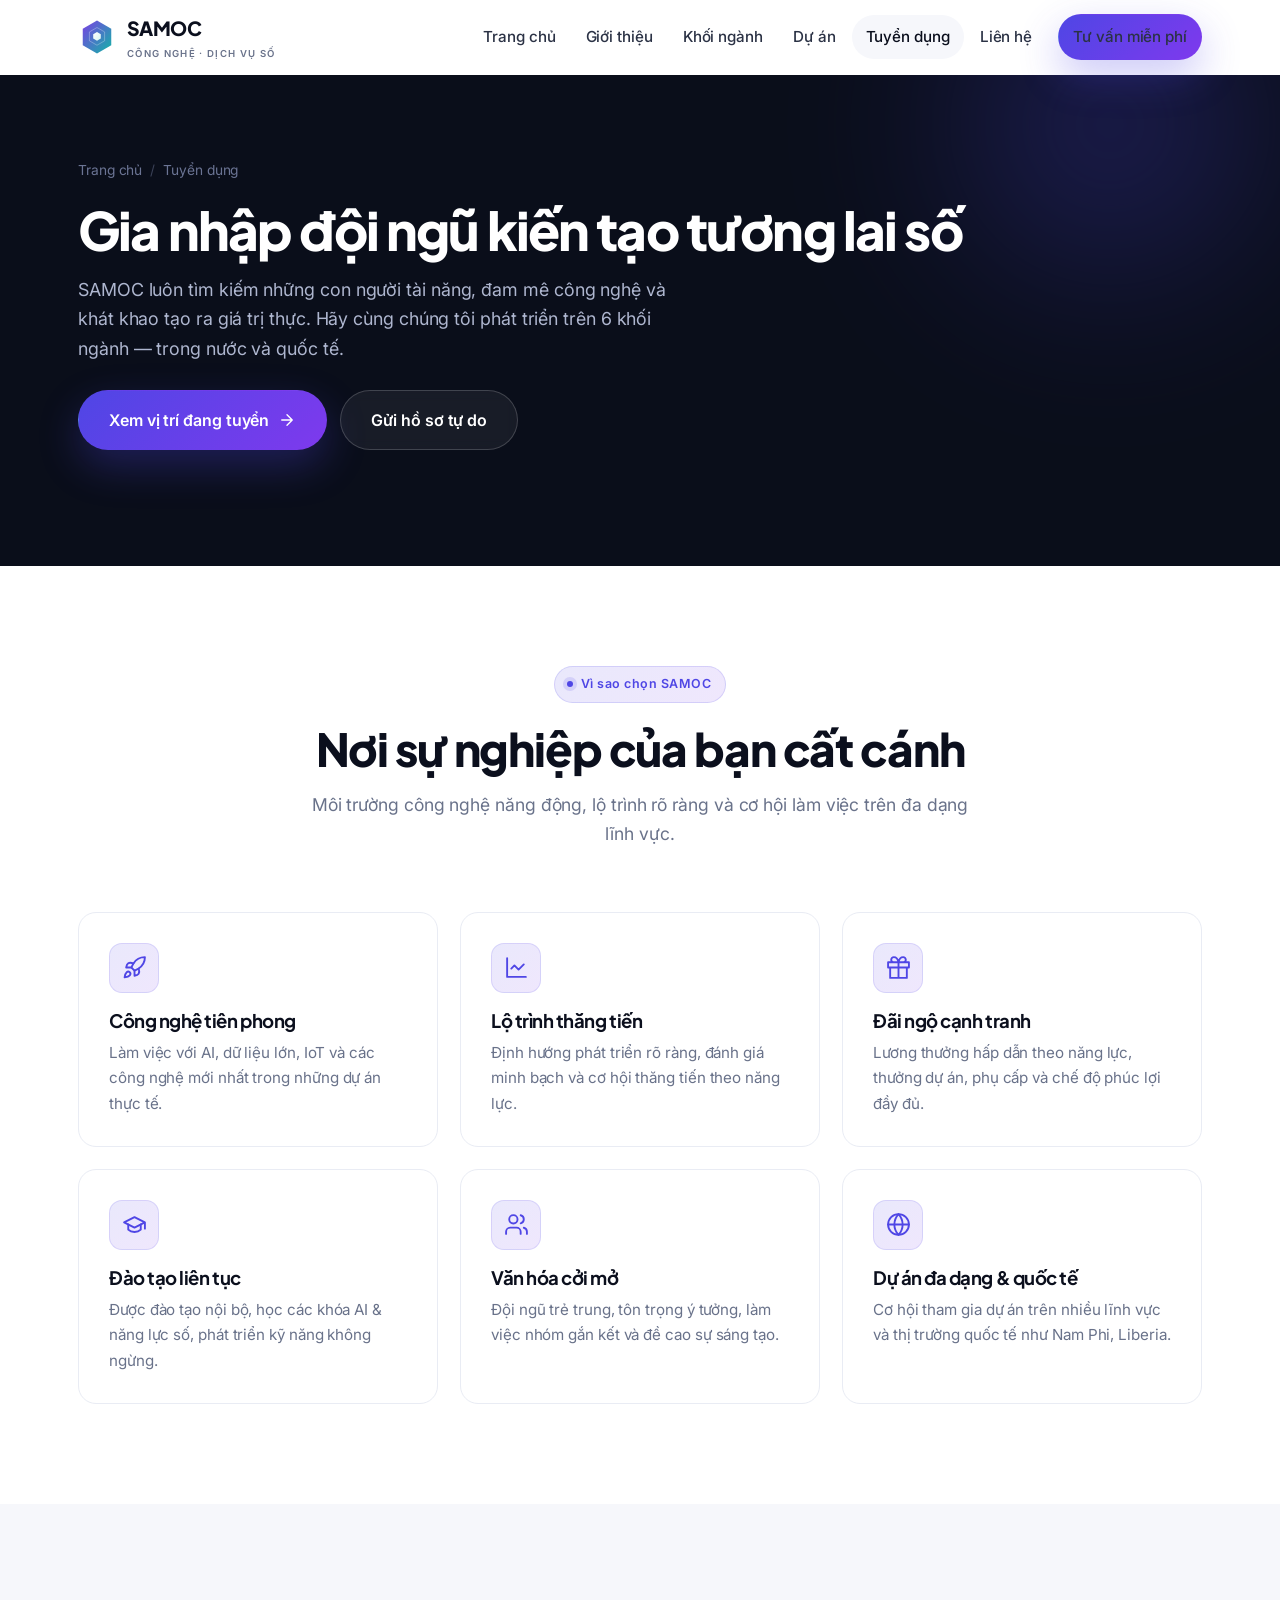
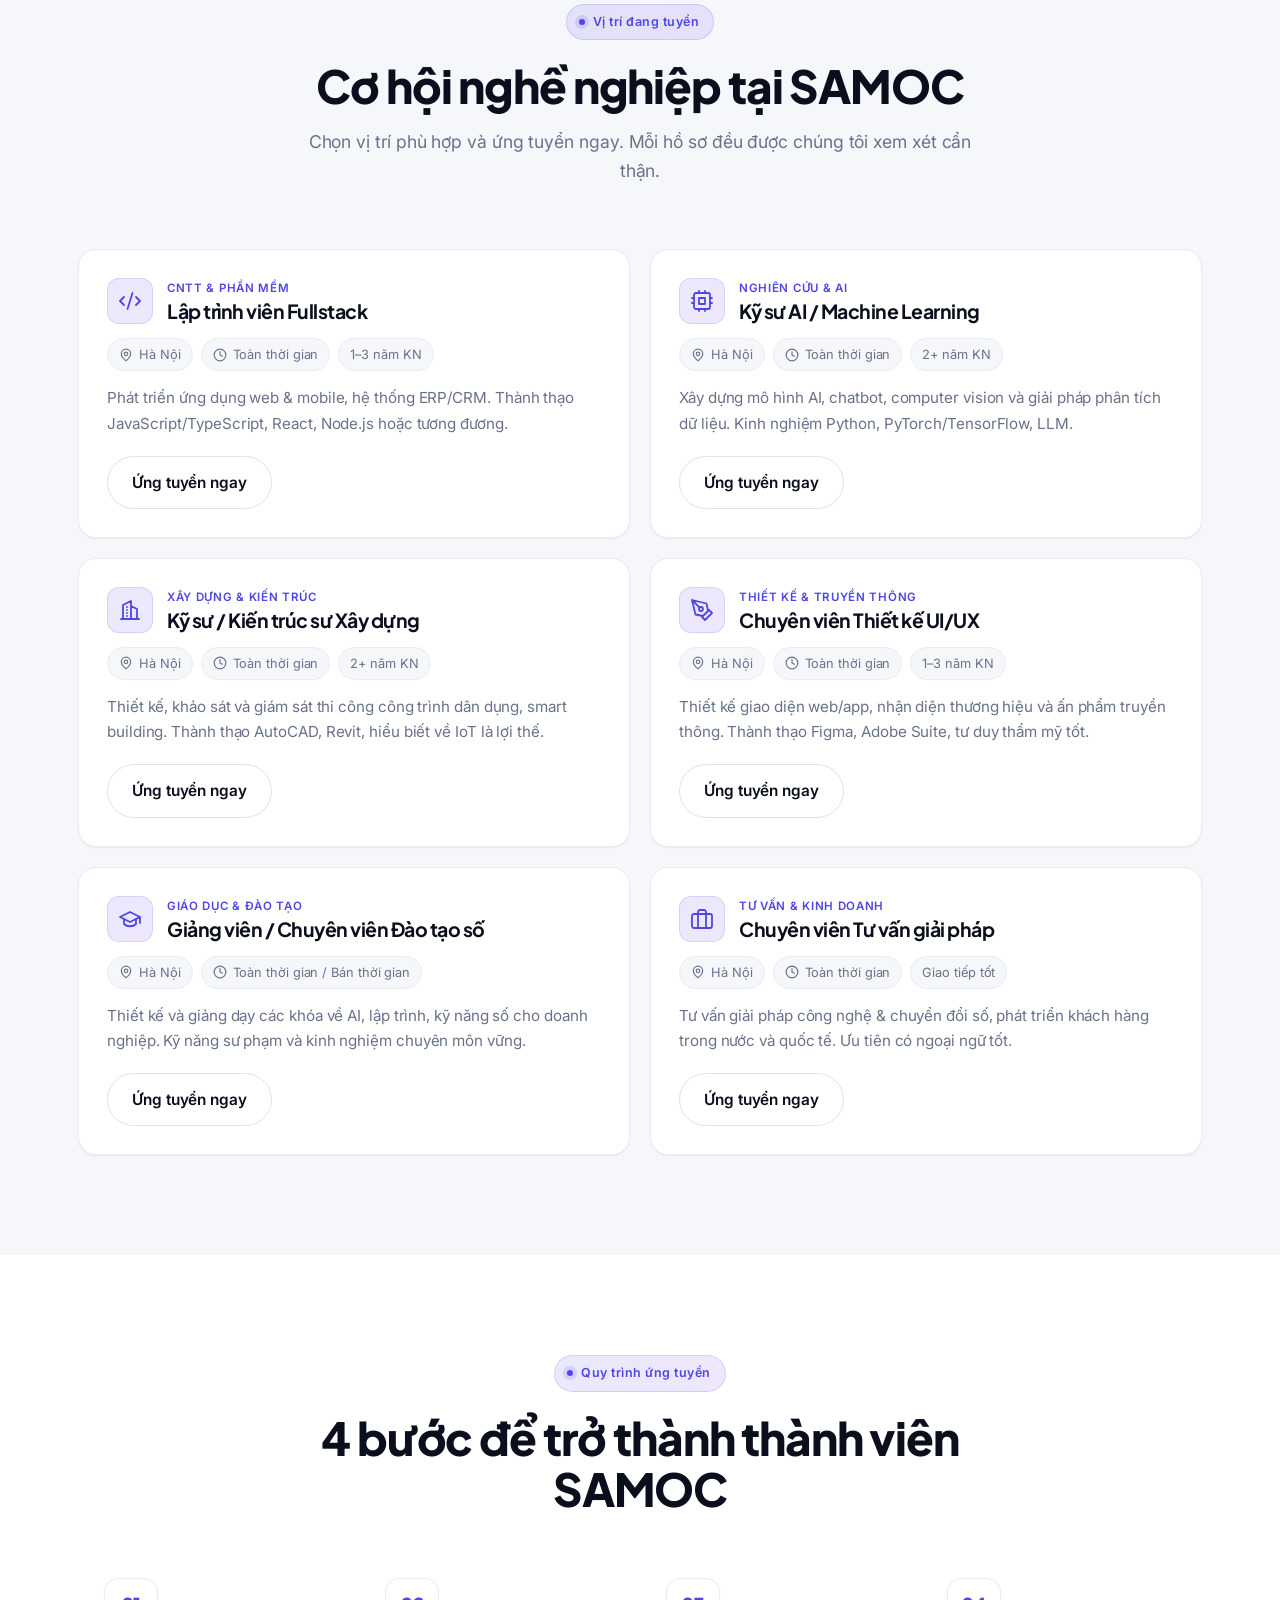
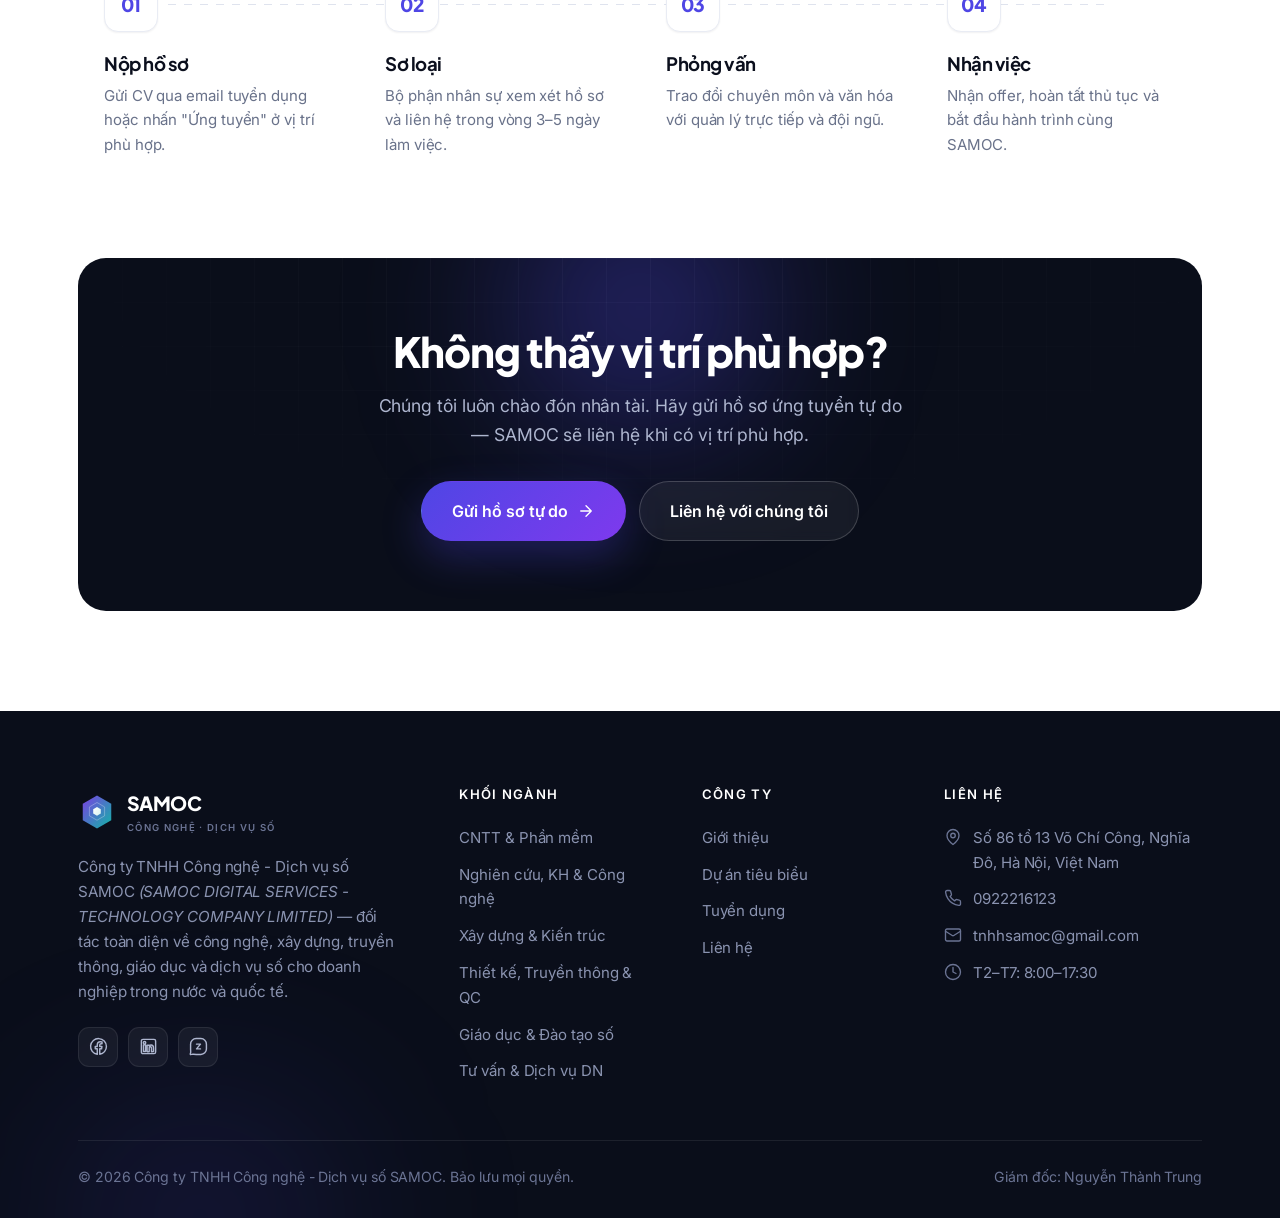
<file: careers.html>
<!DOCTYPE html>
<html lang="vi">
<head>
  <meta charset="UTF-8" />
  <meta name="viewport" content="width=device-width, initial-scale=1.0" />
  <title>Tuyển dụng — Công ty TNHH Công nghệ - Dịch vụ số SAMOC</title>
  <meta name="description" content="Cơ hội nghề nghiệp tại SAMOC: lập trình, AI, xây dựng, thiết kế, đào tạo và tư vấn. Gia nhập đội ngũ kiến tạo tương lai số." />
  <link rel="icon" type="image/svg+xml" href="assets/favicon.svg" />
  <meta name="theme-color" content="#0b0f1d" />
  <link rel="canonical" href="https://samoc.com/careers.html" />
  <meta property="og:type" content="website" />
  <meta property="og:site_name" content="SAMOC" />
  <meta property="og:locale" content="vi_VN" />
  <meta property="og:title" content="Tuyển dụng — SAMOC" />
  <meta property="og:description" content="Cơ hội nghề nghiệp tại SAMOC: lập trình, AI, xây dựng, thiết kế, đào tạo và tư vấn." />
  <meta property="og:url" content="https://samoc.com/careers.html" />
  <meta property="og:image" content="https://samoc.com/assets/og-image.svg" />
  <meta name="twitter:card" content="summary_large_image" />
  <meta name="twitter:title" content="Tuyển dụng — SAMOC" />
  <meta name="twitter:description" content="Gia nhập đội ngũ kiến tạo tương lai số cùng SAMOC." />
  <meta name="twitter:image" content="https://samoc.com/assets/og-image.svg" />
  <link rel="preconnect" href="https://fonts.googleapis.com" />
  <link rel="preconnect" href="https://fonts.gstatic.com" crossorigin />
  <link href="https://fonts.googleapis.com/css2?family=Plus+Jakarta+Sans:wght@500;600;700;800&family=Inter:wght@400;500;600&family=JetBrains+Mono:wght@400;500&display=swap" rel="stylesheet" />
  <link rel="stylesheet" href="assets/css/style.css" />
  <style>
    .jobs { display:grid; grid-template-columns:1fr 1fr; gap:20px; }
    .job { border:1px solid var(--c-line); border-radius:var(--radius); padding:28px; background:#fff; box-shadow:var(--shadow-xs); transition:transform .3s var(--ease), box-shadow .3s var(--ease), border-color .3s; display:flex; flex-direction:column; }
    .job:hover { transform:translateY(-4px); box-shadow:var(--shadow-md); border-color:var(--c-line-2); }
    .job .job-top { display:flex; align-items:center; gap:14px; margin-bottom:14px; }
    .job .job-ic { width:46px; height:46px; flex:none; border-radius:12px; background:var(--grad-brand-soft); color:var(--c-primary); border:1px solid rgba(79,70,229,.14); display:grid; place-items:center; }
    .job .job-ic .icon { width:24px; height:24px; }
    .job .job-tag { font-size:.72rem; font-weight:600; text-transform:uppercase; letter-spacing:.06em; color:var(--c-primary); }
    .job h3 { font-size:1.22rem; margin-top:3px; }
    .job .job-meta { display:flex; flex-wrap:wrap; gap:8px; margin-bottom:14px; }
    .job .job-meta span { font-size:.8rem; color:var(--c-muted); background:var(--c-bg-soft); border:1px solid var(--c-line); padding:5px 11px; border-radius:100px; display:inline-flex; align-items:center; gap:6px; }
    .job .job-meta .icon { width:14px; height:14px; stroke-width:2; }
    .job p { font-size:.95rem; margin-bottom:20px; }
    .job .btn { align-self:flex-start; margin-top:auto; }
    @media (max-width:760px){ .jobs{ grid-template-columns:1fr; } }
  </style>
</head>
<body>

  <header class="site-header">
    <div class="container nav">
      <a href="index.html" class="brand" aria-label="SAMOC trang chủ">
<svg class="logo" viewBox="0 0 120 120" fill="none" xmlns="http://www.w3.org/2000/svg" aria-hidden="true">
  <defs>
    <linearGradient id="tg" x1="0" y1="0" x2="1" y2="1">
      <stop offset="0" stop-color="#7b3fe4"/>
      <stop offset="1" stop-color="#12b5a6"/>
    </linearGradient>
    <linearGradient id="bg" x1="0" y1="0" x2="1" y2="1">
      <stop offset="0" stop-color="#ffffff"/>
      <stop offset="1" stop-color="#d6f5f0"/>
    </linearGradient>
  </defs>
  <polygon points="60,8 105,34 105,86 60,112 15,86 15,34" fill="url(#tg)"/>
  <polygon points="60,30 84,44 84,72 60,86 36,72 36,44" fill="none" stroke="#ffffff" stroke-opacity="0.30" stroke-width="3"/>
  <polygon points="60,44 72,51 72,65 60,72 48,65 48,51" fill="url(#bg)"/>
</svg>        
        <span>SAMOC<small>Công nghệ · Dịch vụ số</small></span>
      </a>
      <nav class="nav-links" id="navLinks">
        <a href="index.html">Trang chủ</a>
        <a href="about.html">Giới thiệu</a>
        <a href="services.html">Khối ngành</a>
        <a href="projects.html">Dự án</a>
        <a href="careers.html" class="active">Tuyển dụng</a>
        <a href="contact.html">Liên hệ</a>
        <a href="contact.html#contactForm" class="btn btn-brand nav-cta">Tư vấn miễn phí</a>
      </nav>
      <button class="nav-toggle" id="navToggle" aria-label="Mở menu"><svg class="icon" viewBox="0 0 24 24"><path d="M4 6h16M4 12h16M4 18h16"/></svg></button>
    </div>
  </header>

  <section class="page-hero">
    <div class="glow"></div>
    <div class="container">
      <div class="breadcrumb"><a href="index.html">Trang chủ</a> <span class="sep">/</span> Tuyển dụng</div>
      <h1>Gia nhập đội ngũ kiến tạo tương lai số</h1>
      <p>SAMOC luôn tìm kiếm những con người tài năng, đam mê công nghệ và khát khao tạo ra giá trị thực. Hãy cùng chúng tôi phát triển trên 6 khối ngành — trong nước và quốc tế.</p>
      <div class="hero-actions" style="margin-top:26px">
        <a href="#positions" class="btn btn-brand btn-lg">Xem vị trí đang tuyển
          <svg class="icon" viewBox="0 0 24 24"><path d="M5 12h14M12 5l7 7-7 7"/></svg></a>
        <a href="mailto:tnhhsamoc@gmail.com" class="btn btn-ghost btn-lg">Gửi hồ sơ tự do</a>
      </div>
    </div>
  </section>

  <!-- WHY JOIN -->
  <section>
    <div class="container">
      <div class="section-head reveal">
        <span class="eyebrow">Vì sao chọn SAMOC</span>
        <h2 class="section-title">Nơi sự nghiệp của bạn cất cánh</h2>
        <p>Môi trường công nghệ năng động, lộ trình rõ ràng và cơ hội làm việc trên đa dạng lĩnh vực.</p>
      </div>
      <div class="values-grid">
        <div class="value reveal"><div class="vi"><svg class="icon" viewBox="0 0 24 24"><path d="M4.5 16.5c-1.5 1.26-2 5-2 5s3.74-.5 5-2c.71-.84.7-2.13-.09-2.91a2.18 2.18 0 0 0-2.91-.09zM12 15l-3-3a22 22 0 0 1 2-3.95A12.88 12.88 0 0 1 22 2c0 2.72-.78 7.5-6 11a22.35 22.35 0 0 1-4 2z"/><path d="M9 12H4s.55-3.03 2-4c1.62-1.08 5 0 5 0M12 15v5s3.03-.55 4-2c1.08-1.62 0-5 0-5"/></svg></div><h4>Công nghệ tiên phong</h4><p>Làm việc với AI, dữ liệu lớn, IoT và các công nghệ mới nhất trong những dự án thực tế.</p></div>
        <div class="value reveal" data-delay="1"><div class="vi"><svg class="icon" viewBox="0 0 24 24"><path d="M3 3v18h18"/><path d="m19 9-5 5-4-4-3 3"/></svg></div><h4>Lộ trình thăng tiến</h4><p>Định hướng phát triển rõ ràng, đánh giá minh bạch và cơ hội thăng tiến theo năng lực.</p></div>
        <div class="value reveal" data-delay="2"><div class="vi"><svg class="icon" viewBox="0 0 24 24"><path d="M20 12v10H4V12M2 7h20v5H2zM12 22V7M12 7H7.5a2.5 2.5 0 0 1 0-5C11 2 12 7 12 7zM12 7h4.5a2.5 2.5 0 0 0 0-5C13 2 12 7 12 7z"/></svg></div><h4>Đãi ngộ cạnh tranh</h4><p>Lương thưởng hấp dẫn theo năng lực, thưởng dự án, phụ cấp và chế độ phúc lợi đầy đủ.</p></div>
        <div class="value reveal"><div class="vi"><svg class="icon" viewBox="0 0 24 24"><path d="M22 10v6M2 10l10-5 10 5-10 5z"/><path d="M6 12v5c3 3 9 3 12 0v-5"/></svg></div><h4>Đào tạo liên tục</h4><p>Được đào tạo nội bộ, học các khóa AI &amp; năng lực số, phát triển kỹ năng không ngừng.</p></div>
        <div class="value reveal" data-delay="1"><div class="vi"><svg class="icon" viewBox="0 0 24 24"><path d="M16 21v-2a4 4 0 0 0-4-4H6a4 4 0 0 0-4 4v2"/><circle cx="9" cy="7" r="4"/><path d="M22 21v-2a4 4 0 0 0-3-3.87M16 3.13a4 4 0 0 1 0 7.75"/></svg></div><h4>Văn hóa cởi mở</h4><p>Đội ngũ trẻ trung, tôn trọng ý tưởng, làm việc nhóm gắn kết và đề cao sự sáng tạo.</p></div>
        <div class="value reveal" data-delay="2"><div class="vi"><svg class="icon" viewBox="0 0 24 24"><circle cx="12" cy="12" r="10"/><path d="M2 12h20M12 2a15.3 15.3 0 0 1 4 10 15.3 15.3 0 0 1-4 10 15.3 15.3 0 0 1-4-10 15.3 15.3 0 0 1 4-10z"/></svg></div><h4>Dự án đa dạng &amp; quốc tế</h4><p>Cơ hội tham gia dự án trên nhiều lĩnh vực và thị trường quốc tế như Nam Phi, Liberia.</p></div>
      </div>
    </div>
  </section>

  <!-- OPEN POSITIONS -->
  <section style="background:var(--c-bg-soft)" id="positions">
    <div class="container">
      <div class="section-head reveal">
        <span class="eyebrow">Vị trí đang tuyển</span>
        <h2 class="section-title">Cơ hội nghề nghiệp tại SAMOC</h2>
        <p>Chọn vị trí phù hợp và ứng tuyển ngay. Mỗi hồ sơ đều được chúng tôi xem xét cẩn thận.</p>
      </div>
      <div class="jobs">

        <div class="job reveal">
          <div class="job-top"><div class="job-ic"><svg class="icon" viewBox="0 0 24 24"><path d="m18 16 4-4-4-4M6 8l-4 4 4 4M14.5 4l-5 16"/></svg></div><div><div class="job-tag">CNTT &amp; Phần mềm</div><h3>Lập trình viên Fullstack</h3></div></div>
          <div class="job-meta"><span><svg class="icon" viewBox="0 0 24 24"><path d="M20 10c0 6-8 12-8 12s-8-6-8-12a8 8 0 0 1 16 0Z"/><circle cx="12" cy="10" r="3"/></svg>Hà Nội</span><span><svg class="icon" viewBox="0 0 24 24"><circle cx="12" cy="12" r="10"/><path d="M12 6v6l4 2"/></svg>Toàn thời gian</span><span>1–3 năm KN</span></div>
          <p>Phát triển ứng dụng web &amp; mobile, hệ thống ERP/CRM. Thành thạo JavaScript/TypeScript, React, Node.js hoặc tương đương.</p>
          <a href="mailto:tnhhsamoc@gmail.com?subject=Ung%20tuyen%20-%20Lap%20trinh%20vien%20Fullstack" class="btn btn-outline">Ứng tuyển ngay</a>
        </div>

        <div class="job reveal" data-delay="1">
          <div class="job-top"><div class="job-ic"><svg class="icon" viewBox="0 0 24 24"><rect x="4" y="4" width="16" height="16" rx="2"/><rect x="9" y="9" width="6" height="6"/><path d="M9 2v2M15 2v2M9 20v2M15 20v2M20 9h2M20 14h2M2 9h2M2 14h2"/></svg></div><div><div class="job-tag">Nghiên cứu &amp; AI</div><h3>Kỹ sư AI / Machine Learning</h3></div></div>
          <div class="job-meta"><span><svg class="icon" viewBox="0 0 24 24"><path d="M20 10c0 6-8 12-8 12s-8-6-8-12a8 8 0 0 1 16 0Z"/><circle cx="12" cy="10" r="3"/></svg>Hà Nội</span><span><svg class="icon" viewBox="0 0 24 24"><circle cx="12" cy="12" r="10"/><path d="M12 6v6l4 2"/></svg>Toàn thời gian</span><span>2+ năm KN</span></div>
          <p>Xây dựng mô hình AI, chatbot, computer vision và giải pháp phân tích dữ liệu. Kinh nghiệm Python, PyTorch/TensorFlow, LLM.</p>
          <a href="mailto:tnhhsamoc@gmail.com?subject=Ung%20tuyen%20-%20Ky%20su%20AI" class="btn btn-outline">Ứng tuyển ngay</a>
        </div>

        <div class="job reveal">
          <div class="job-top"><div class="job-ic"><svg class="icon" viewBox="0 0 24 24"><path d="M3 21h18M5 21V7l8-4v18M19 21V11l-6-3"/><path d="M9 9v.01M9 12v.01M9 15v.01M9 18v.01"/></svg></div><div><div class="job-tag">Xây dựng &amp; Kiến trúc</div><h3>Kỹ sư / Kiến trúc sư Xây dựng</h3></div></div>
          <div class="job-meta"><span><svg class="icon" viewBox="0 0 24 24"><path d="M20 10c0 6-8 12-8 12s-8-6-8-12a8 8 0 0 1 16 0Z"/><circle cx="12" cy="10" r="3"/></svg>Hà Nội</span><span><svg class="icon" viewBox="0 0 24 24"><circle cx="12" cy="12" r="10"/><path d="M12 6v6l4 2"/></svg>Toàn thời gian</span><span>2+ năm KN</span></div>
          <p>Thiết kế, khảo sát và giám sát thi công công trình dân dụng, smart building. Thành thạo AutoCAD, Revit, hiểu biết về IoT là lợi thế.</p>
          <a href="mailto:tnhhsamoc@gmail.com?subject=Ung%20tuyen%20-%20Ky%20su%20Xay%20dung" class="btn btn-outline">Ứng tuyển ngay</a>
        </div>

        <div class="job reveal" data-delay="1">
          <div class="job-top"><div class="job-ic"><svg class="icon" viewBox="0 0 24 24"><path d="M12 19l7-7 3 3-7 7-3-3zM18 13l-1.5-7.5L2 2l3.5 14.5L13 18l5-5zM2 2l7.586 7.586"/><circle cx="11" cy="11" r="2"/></svg></div><div><div class="job-tag">Thiết kế &amp; Truyền thông</div><h3>Chuyên viên Thiết kế UI/UX</h3></div></div>
          <div class="job-meta"><span><svg class="icon" viewBox="0 0 24 24"><path d="M20 10c0 6-8 12-8 12s-8-6-8-12a8 8 0 0 1 16 0Z"/><circle cx="12" cy="10" r="3"/></svg>Hà Nội</span><span><svg class="icon" viewBox="0 0 24 24"><circle cx="12" cy="12" r="10"/><path d="M12 6v6l4 2"/></svg>Toàn thời gian</span><span>1–3 năm KN</span></div>
          <p>Thiết kế giao diện web/app, nhận diện thương hiệu và ấn phẩm truyền thông. Thành thạo Figma, Adobe Suite, tư duy thẩm mỹ tốt.</p>
          <a href="mailto:tnhhsamoc@gmail.com?subject=Ung%20tuyen%20-%20Designer%20UIUX" class="btn btn-outline">Ứng tuyển ngay</a>
        </div>

        <div class="job reveal">
          <div class="job-top"><div class="job-ic"><svg class="icon" viewBox="0 0 24 24"><path d="M22 10v6M2 10l10-5 10 5-10 5z"/><path d="M6 12v5c3 3 9 3 12 0v-5"/></svg></div><div><div class="job-tag">Giáo dục &amp; Đào tạo</div><h3>Giảng viên / Chuyên viên Đào tạo số</h3></div></div>
          <div class="job-meta"><span><svg class="icon" viewBox="0 0 24 24"><path d="M20 10c0 6-8 12-8 12s-8-6-8-12a8 8 0 0 1 16 0Z"/><circle cx="12" cy="10" r="3"/></svg>Hà Nội</span><span><svg class="icon" viewBox="0 0 24 24"><circle cx="12" cy="12" r="10"/><path d="M12 6v6l4 2"/></svg>Toàn thời gian / Bán thời gian</span></div>
          <p>Thiết kế và giảng dạy các khóa về AI, lập trình, kỹ năng số cho doanh nghiệp. Kỹ năng sư phạm và kinh nghiệm chuyên môn vững.</p>
          <a href="mailto:tnhhsamoc@gmail.com?subject=Ung%20tuyen%20-%20Giang%20vien%20Dao%20tao%20so" class="btn btn-outline">Ứng tuyển ngay</a>
        </div>

        <div class="job reveal" data-delay="1">
          <div class="job-top"><div class="job-ic"><svg class="icon" viewBox="0 0 24 24"><rect width="20" height="14" x="2" y="7" rx="2"/><path d="M16 21V5a2 2 0 0 0-2-2h-4a2 2 0 0 0-2 2v16"/></svg></div><div><div class="job-tag">Tư vấn &amp; Kinh doanh</div><h3>Chuyên viên Tư vấn giải pháp</h3></div></div>
          <div class="job-meta"><span><svg class="icon" viewBox="0 0 24 24"><path d="M20 10c0 6-8 12-8 12s-8-6-8-12a8 8 0 0 1 16 0Z"/><circle cx="12" cy="10" r="3"/></svg>Hà Nội</span><span><svg class="icon" viewBox="0 0 24 24"><circle cx="12" cy="12" r="10"/><path d="M12 6v6l4 2"/></svg>Toàn thời gian</span><span>Giao tiếp tốt</span></div>
          <p>Tư vấn giải pháp công nghệ &amp; chuyển đổi số, phát triển khách hàng trong nước và quốc tế. Ưu tiên có ngoại ngữ tốt.</p>
          <a href="mailto:tnhhsamoc@gmail.com?subject=Ung%20tuyen%20-%20Chuyen%20vien%20Tu%20van" class="btn btn-outline">Ứng tuyển ngay</a>
        </div>

      </div>
    </div>
  </section>

  <!-- PROCESS -->
  <section>
    <div class="container">
      <div class="section-head reveal">
        <span class="eyebrow">Quy trình ứng tuyển</span>
        <h2 class="section-title">4 bước để trở thành thành viên SAMOC</h2>
      </div>
      <div class="process-grid">
        <div class="process-line"></div>
        <div class="process-step reveal"><div class="num">01</div><h4>Nộp hồ sơ</h4><p>Gửi CV qua email tuyển dụng hoặc nhấn "Ứng tuyển" ở vị trí phù hợp.</p></div>
        <div class="process-step reveal" data-delay="1"><div class="num">02</div><h4>Sơ loại</h4><p>Bộ phận nhân sự xem xét hồ sơ và liên hệ trong vòng 3–5 ngày làm việc.</p></div>
        <div class="process-step reveal" data-delay="2"><div class="num">03</div><h4>Phỏng vấn</h4><p>Trao đổi chuyên môn và văn hóa với quản lý trực tiếp và đội ngũ.</p></div>
        <div class="process-step reveal" data-delay="3"><div class="num">04</div><h4>Nhận việc</h4><p>Nhận offer, hoàn tất thủ tục và bắt đầu hành trình cùng SAMOC.</p></div>
      </div>
    </div>
  </section>

  <!-- CTA -->
  <section style="padding-top:0">
    <div class="container">
      <div class="cta-band reveal">
        <div class="grid-bg"></div><div class="glow"></div>
        <h2>Không thấy vị trí phù hợp?</h2>
        <p>Chúng tôi luôn chào đón nhân tài. Hãy gửi hồ sơ ứng tuyển tự do — SAMOC sẽ liên hệ khi có vị trí phù hợp.</p>
        <div class="cta-actions">
          <a href="mailto:tnhhsamoc@gmail.com?subject=Ho%20so%20ung%20tuyen%20tu%20do" class="btn btn-brand btn-lg">Gửi hồ sơ tự do
            <svg class="icon" viewBox="0 0 24 24"><path d="M5 12h14M12 5l7 7-7 7"/></svg></a>
          <a href="contact.html" class="btn btn-ghost btn-lg">Liên hệ với chúng tôi</a>
        </div>
      </div>
    </div>
  </section>

  <footer class="site-footer">
    <div class="glow"></div>
    <div class="container">
      <div class="footer-grid">
        <div class="footer-about">
          <a href="index.html" class="brand">
<svg class="logo" viewBox="0 0 120 120" fill="none" aria-hidden="true"><defs><linearGradient id="tgf" x1="0" y1="0" x2="1" y2="1"><stop offset="0" stop-color="#7b3fe4"/><stop offset="1" stop-color="#12b5a6"/></linearGradient><linearGradient id="bgf" x1="0" y1="0" x2="1" y2="1"><stop offset="0" stop-color="#ffffff"/><stop offset="1" stop-color="#d6f5f0"/></linearGradient></defs><polygon points="60,8 105,34 105,86 60,112 15,86 15,34" fill="url(#tgf)"/><polygon points="60,30 84,44 84,72 60,86 36,72 36,44" fill="none" stroke="#ffffff" stroke-opacity="0.30" stroke-width="3"/><polygon points="60,44 72,51 72,65 60,72 48,65 48,51" fill="url(#bgf)"/></svg>
            <span>SAMOC<small>Công nghệ · Dịch vụ số</small></span>
          </a>
          <p>Công ty TNHH Công nghệ - Dịch vụ số SAMOC <em>(SAMOC DIGITAL SERVICES - TECHNOLOGY COMPANY LIMITED)</em> — đối tác toàn diện về công nghệ, xây dựng, truyền thông, giáo dục và dịch vụ số cho doanh nghiệp trong nước và quốc tế.</p>
          <div class="socials">
            <a href="https://www.facebook.com/samocdigital/" target="_blank" rel="noopener noreferrer" aria-label="Facebook SAMOC"><svg class="icon" viewBox="0 0 24 24" fill="currentColor" stroke="none"><path d="M22 12a10 10 0 1 0-11.56 9.88v-6.99H7.9V12h2.54V9.8c0-2.5 1.49-3.89 3.78-3.89 1.09 0 2.24.2 2.24.2v2.46h-1.26c-1.24 0-1.63.77-1.63 1.56V12h2.78l-.44 2.89h-2.34v6.99A10 10 0 0 0 22 12z"/></svg></a>
            <a href="#" aria-label="LinkedIn"><svg class="icon" viewBox="0 0 24 24" fill="currentColor" stroke="none"><path d="M19 3a2 2 0 0 1 2 2v14a2 2 0 0 1-2 2H5a2 2 0 0 1-2-2V5a2 2 0 0 1 2-2zM8.34 18.34V9.99H5.67v8.35zM7 8.84a1.55 1.55 0 1 0 0-3.1 1.55 1.55 0 0 0 0 3.1zm11.34 9.5v-4.58c0-2.45-1.31-3.59-3.06-3.59-1.41 0-2.04.78-2.39 1.32v-1.13h-2.67v8.35h2.67v-4.66c0-.25.02-.5.09-.67.2-.5.65-1.01 1.41-1.01.99 0 1.39.76 1.39 1.86v4.48z"/></svg></a>
            <a href="https://zalo.me/0922216123" target="_blank" rel="noopener noreferrer" aria-label="Zalo SAMOC"><svg class="icon" viewBox="0 0 24 24" fill="none" stroke="currentColor" stroke-width="1.8" stroke-linecap="round" stroke-linejoin="round"><path d="M9 2H15A7 7 0 0 1 22 9V15A7 7 0 0 1 15 22H9C5.6 22 3.9 21.3 2.6 22.1C1.9 22.5 1.3 21.8 1.7 21.1C2.6 19.6 2 18.2 2 15V9A7 7 0 0 1 9 2Z"/><path d="M9.5 9H14.5L9.5 15H14.5"/></svg></a>
          </div>
        </div>
        <div class="footer-col"><h5>Khối ngành</h5>
          <a href="services.html#it">CNTT &amp; Phần mềm</a>
          <a href="services.html#rnd">Nghiên cứu, KH &amp; Công nghệ</a>
          <a href="services.html#construction">Xây dựng &amp; Kiến trúc</a>
          <a href="services.html#media">Thiết kế, Truyền thông &amp; QC</a>
          <a href="services.html#education">Giáo dục &amp; Đào tạo số</a>
          <a href="services.html#consulting">Tư vấn &amp; Dịch vụ DN</a>
        </div>
        <div class="footer-col"><h5>Công ty</h5>
          <a href="about.html">Giới thiệu</a>
          <a href="projects.html">Dự án tiêu biểu</a>
          <a href="careers.html">Tuyển dụng</a>
          <a href="contact.html">Liên hệ</a>
        </div>
        <div class="footer-col footer-contact"><h5>Liên hệ</h5>
          <ul>
            <li><svg class="icon" viewBox="0 0 24 24"><path d="M20 10c0 6-8 12-8 12s-8-6-8-12a8 8 0 0 1 16 0Z"/><circle cx="12" cy="10" r="3"/></svg><span>Số 86 tổ 13 Võ Chí Công, Nghĩa Đô, Hà Nội, Việt Nam</span></li>
            <li><svg class="icon" viewBox="0 0 24 24"><path d="M22 16.92v3a2 2 0 0 1-2.18 2 19.79 19.79 0 0 1-8.63-3.07 19.5 19.5 0 0 1-6-6 19.79 19.79 0 0 1-3.07-8.67A2 2 0 0 1 4.11 2h3a2 2 0 0 1 2 1.72c.13.96.36 1.9.7 2.81a2 2 0 0 1-.45 2.11L8.09 9.91a16 16 0 0 0 6 6l1.27-1.27a2 2 0 0 1 2.11-.45c.91.34 1.85.57 2.81.7A2 2 0 0 1 22 16.92z"/></svg><a href="tel:0967515828">0922216123</a></li>
            <li><svg class="icon" viewBox="0 0 24 24"><rect width="20" height="16" x="2" y="4" rx="2"/><path d="m22 7-8.97 5.7a1.94 1.94 0 0 1-2.06 0L2 7"/></svg><a href="mailto:tnhhsamoc@gmail.com">tnhhsamoc@gmail.com</a></li>
            <li><svg class="icon" viewBox="0 0 24 24"><circle cx="12" cy="12" r="10"/><path d="M12 6v6l4 2"/></svg><span>T2–T7: 8:00–17:30</span></li>
          </ul>
        </div>
      </div>
      <div class="footer-bottom">
        <span>© <span id="year">2026</span> Công ty TNHH Công nghệ - Dịch vụ số SAMOC. Bảo lưu mọi quyền.</span>
        <span>Giám đốc: Nguyễn Thành Trung</span>
      </div>
    </div>
  </footer>

  <script src="assets/js/main.js"></script>
</body>
</html>
</file>
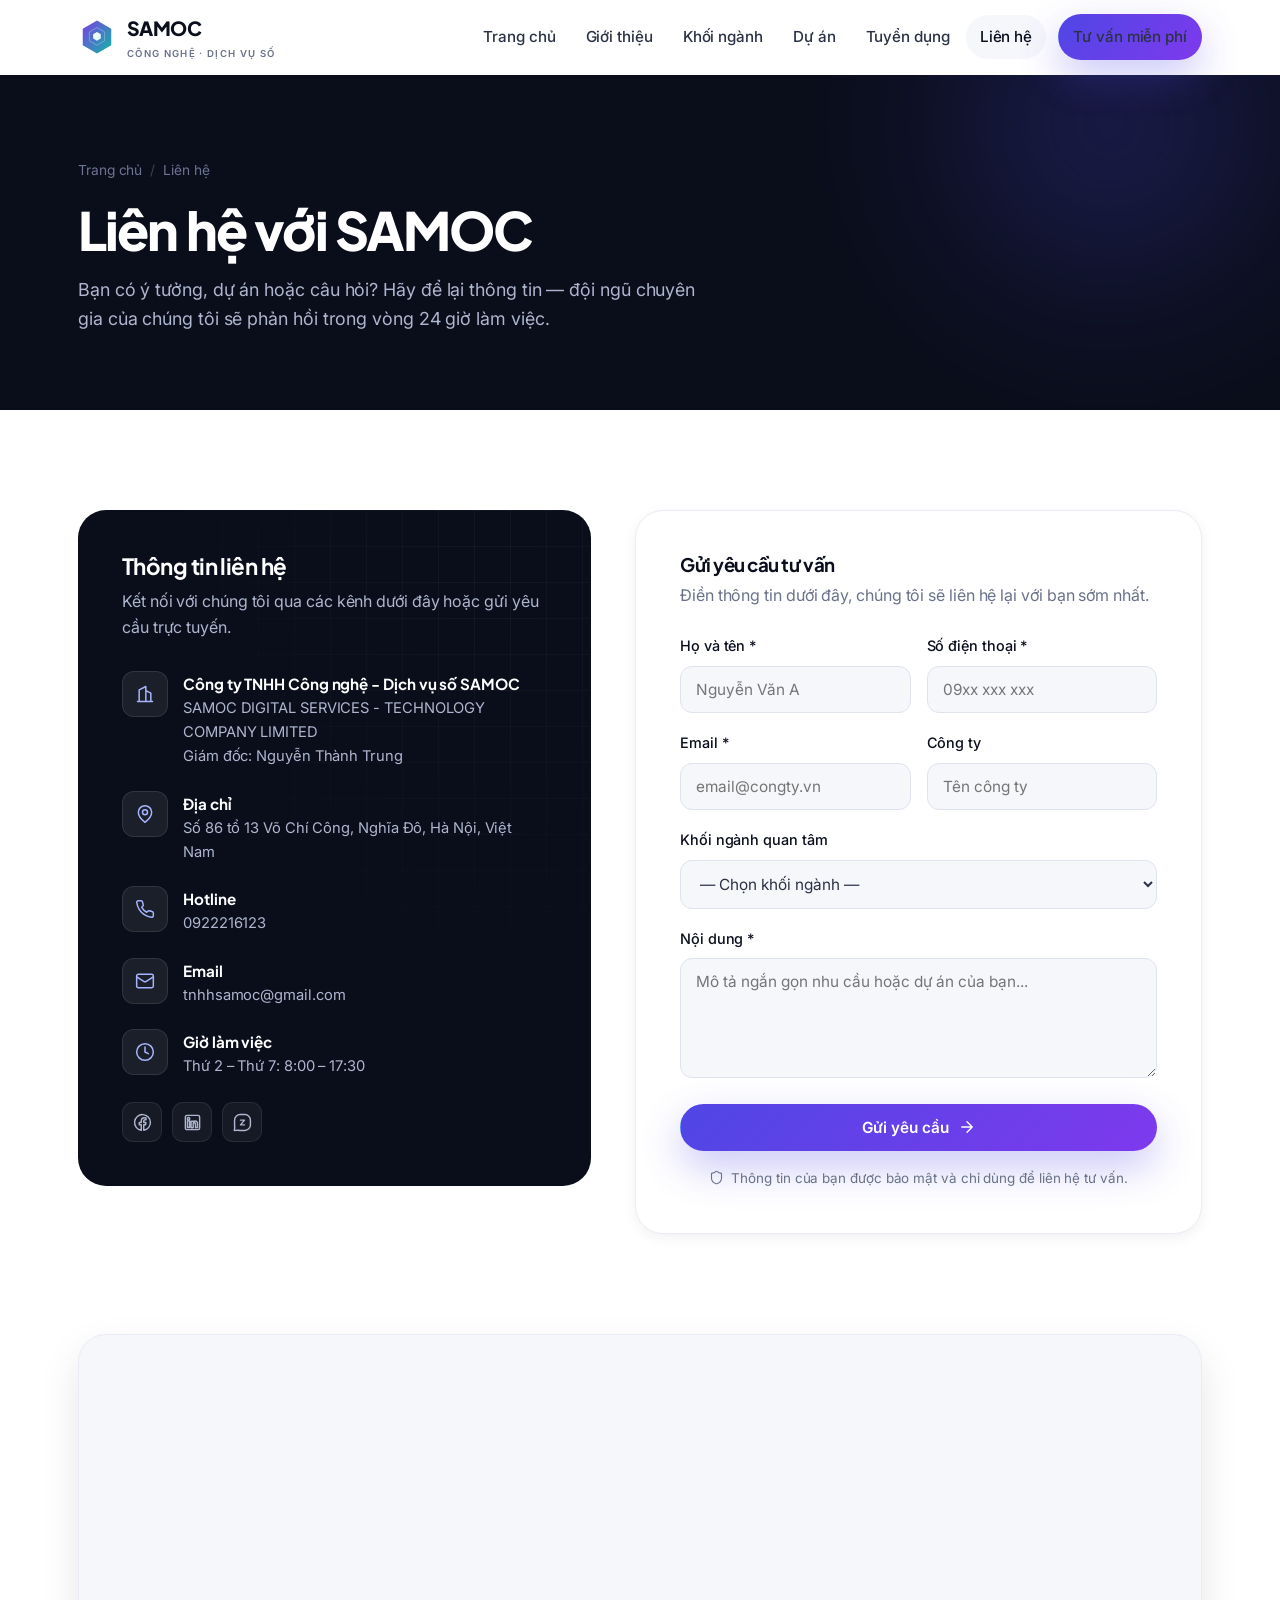
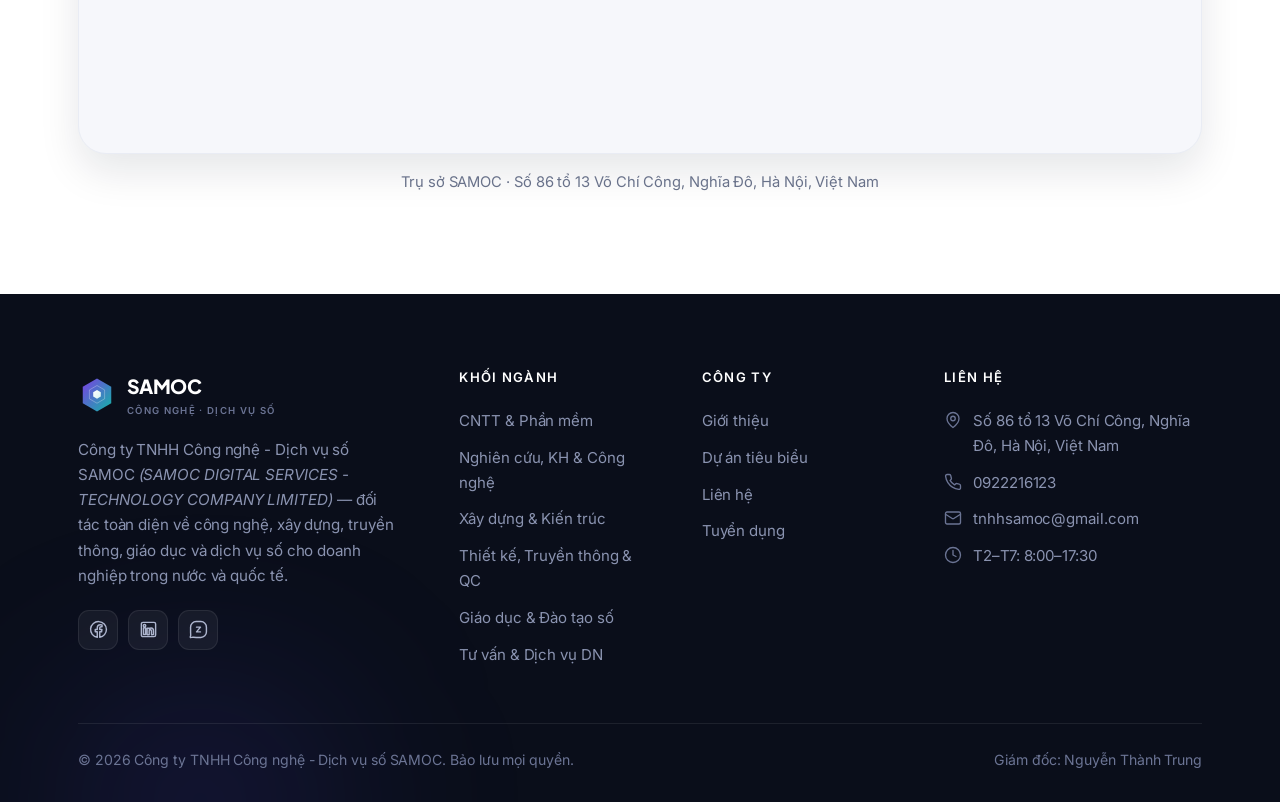
<file: contact.html>
<!DOCTYPE html>
<html lang="vi">
<head>
  <meta charset="UTF-8" />
  <meta name="viewport" content="width=device-width, initial-scale=1.0" />
  <title>Liên hệ — Công ty TNHH Công nghệ - Dịch vụ số SAMOC</title>
  <meta name="description" content="Liên hệ với Công ty TNHH Công nghệ - Dịch vụ số SAMOC để được tư vấn miễn phí về phần mềm, AI, xây dựng, thiết kế và đào tạo năng lực số." />
  <link rel="icon" type="image/svg+xml" href="assets/favicon.svg" />
  <meta name="theme-color" content="#0b0f1d" />
  <link rel="canonical" href="https://samoc.com/contact.html" />
  <meta property="og:type" content="website" />
  <meta property="og:site_name" content="SAMOC" />
  <meta property="og:locale" content="vi_VN" />
  <meta property="og:title" content="Liên hệ — Công ty TNHH Công nghệ - Dịch vụ số SAMOC" />
  <meta property="og:description" content="Liên hệ SAMOC để được tư vấn miễn phí. Địa chỉ: Số 86 tổ 13 Võ Chí Công, Nghĩa Đô, Hà Nội, Việt Nam." />
  <meta property="og:url" content="https://samoc.com/contact.html" />
  <meta property="og:image" content="https://samoc.com/assets/og-image.svg" />
  <meta name="twitter:card" content="summary_large_image" />
  <meta name="twitter:title" content="Liên hệ — SAMOC" />
  <meta name="twitter:description" content="Liên hệ SAMOC để được tư vấn miễn phí về công nghệ và chuyển đổi số." />
  <meta name="twitter:image" content="https://samoc.com/assets/og-image.svg" />
  <link rel="preconnect" href="https://fonts.googleapis.com" />
  <link rel="preconnect" href="https://fonts.gstatic.com" crossorigin />
  <link href="https://fonts.googleapis.com/css2?family=Plus+Jakarta+Sans:wght@500;600;700;800&family=Inter:wght@400;500;600&family=JetBrains+Mono:wght@400;500&display=swap" rel="stylesheet" />
  <link rel="stylesheet" href="assets/css/style.css" />
</head>
<body>

  <header class="site-header">
    <div class="container nav">
      <a href="index.html" class="brand" aria-label="SAMOC trang chủ">
<svg class="logo" viewBox="0 0 120 120" fill="none" xmlns="http://www.w3.org/2000/svg" aria-hidden="true">
  <defs>
    <linearGradient id="tg" x1="0" y1="0" x2="1" y2="1">
      <stop offset="0" stop-color="#7b3fe4"/>
      <stop offset="1" stop-color="#12b5a6"/>
    </linearGradient>
    <linearGradient id="bg" x1="0" y1="0" x2="1" y2="1">
      <stop offset="0" stop-color="#ffffff"/>
      <stop offset="1" stop-color="#d6f5f0"/>
    </linearGradient>
  </defs>
  <polygon points="60,8 105,34 105,86 60,112 15,86 15,34" fill="url(#tg)"/>
  <polygon points="60,30 84,44 84,72 60,86 36,72 36,44" fill="none" stroke="#ffffff" stroke-opacity="0.30" stroke-width="3"/>
  <polygon points="60,44 72,51 72,65 60,72 48,65 48,51" fill="url(#bg)"/>
</svg>        
        <span>SAMOC<small>Công nghệ · Dịch vụ số</small></span>
      </a>
      <nav class="nav-links" id="navLinks">
        <a href="index.html">Trang chủ</a>
        <a href="about.html">Giới thiệu</a>
        <a href="services.html">Khối ngành</a>
        <a href="projects.html">Dự án</a>
        <a href="careers.html">Tuyển dụng</a>
        <a href="contact.html" class="active">Liên hệ</a>
        <a href="contact.html#contactForm" class="btn btn-brand nav-cta">Tư vấn miễn phí</a>
      </nav>
      <button class="nav-toggle" id="navToggle" aria-label="Mở menu"><svg class="icon" viewBox="0 0 24 24"><path d="M4 6h16M4 12h16M4 18h16"/></svg></button>
    </div>
  </header>

  <section class="page-hero">
    <div class="glow"></div>
    <div class="container">
      <div class="breadcrumb"><a href="index.html">Trang chủ</a> <span class="sep">/</span> Liên hệ</div>
      <h1>Liên hệ với SAMOC</h1>
      <p>Bạn có ý tưởng, dự án hoặc câu hỏi? Hãy để lại thông tin — đội ngũ chuyên gia của chúng tôi sẽ phản hồi trong vòng 24 giờ làm việc.</p>
    </div>
  </section>

  <section>
    <div class="container">
      <div class="contact-grid">

        <div class="contact-info-card reveal">
          <div class="grid-bg"></div>
          <h3>Thông tin liên hệ</h3>
          <p>Kết nối với chúng tôi qua các kênh dưới đây hoặc gửi yêu cầu trực tuyến.</p>
          <div class="cinfo"><div class="ic"><svg class="icon" viewBox="0 0 24 24"><path d="M3 21h18M5 21V7l8-4v18M19 21V11l-6-3"/></svg></div><div><b>Công ty TNHH Công nghệ - Dịch vụ số SAMOC</b><span>SAMOC DIGITAL SERVICES - TECHNOLOGY COMPANY LIMITED</span><span>Giám đốc: Nguyễn Thành Trung</span></div></div>
          <div class="cinfo"><div class="ic"><svg class="icon" viewBox="0 0 24 24"><path d="M20 10c0 6-8 12-8 12s-8-6-8-12a8 8 0 0 1 16 0Z"/><circle cx="12" cy="10" r="3"/></svg></div><div><b>Địa chỉ</b><span>Số 86 tổ 13 Võ Chí Công, Nghĩa Đô, Hà Nội, Việt Nam</span></div></div>
          <div class="cinfo"><div class="ic"><svg class="icon" viewBox="0 0 24 24"><path d="M22 16.92v3a2 2 0 0 1-2.18 2 19.79 19.79 0 0 1-8.63-3.07 19.5 19.5 0 0 1-6-6 19.79 19.79 0 0 1-3.07-8.67A2 2 0 0 1 4.11 2h3a2 2 0 0 1 2 1.72c.13.96.36 1.9.7 2.81a2 2 0 0 1-.45 2.11L8.09 9.91a16 16 0 0 0 6 6l1.27-1.27a2 2 0 0 1 2.11-.45c.91.34 1.85.57 2.81.7A2 2 0 0 1 22 16.92z"/></svg></div><div><b>Hotline</b><a href="tel:0967515828">0922216123</a></div></div>
          <div class="cinfo"><div class="ic"><svg class="icon" viewBox="0 0 24 24"><rect width="20" height="16" x="2" y="4" rx="2"/><path d="m22 7-8.97 5.7a1.94 1.94 0 0 1-2.06 0L2 7"/></svg></div><div><b>Email</b><a href="mailto:tnhhsamoc@gmail.com">tnhhsamoc@gmail.com</a></div></div>
          <div class="cinfo"><div class="ic"><svg class="icon" viewBox="0 0 24 24"><circle cx="12" cy="12" r="10"/><path d="M12 6v6l4 2"/></svg></div><div><b>Giờ làm việc</b><span>Thứ 2 – Thứ 7: 8:00 – 17:30</span></div></div>
          <div class="socials" style="margin-top:24px">
            <a href="https://www.facebook.com/samocdigital/" target="_blank" rel="noopener noreferrer" aria-label="Facebook SAMOC"><svg class="icon" viewBox="0 0 24 24" fill="currentColor" stroke="none"><path d="M22 12a10 10 0 1 0-11.56 9.88v-6.99H7.9V12h2.54V9.8c0-2.5 1.49-3.89 3.78-3.89 1.09 0 2.24.2 2.24.2v2.46h-1.26c-1.24 0-1.63.77-1.63 1.56V12h2.78l-.44 2.89h-2.34v6.99A10 10 0 0 0 22 12z"/></svg></a>
            <a href="#" aria-label="LinkedIn"><svg class="icon" viewBox="0 0 24 24" fill="currentColor" stroke="none"><path d="M19 3a2 2 0 0 1 2 2v14a2 2 0 0 1-2 2H5a2 2 0 0 1-2-2V5a2 2 0 0 1 2-2zM8.34 18.34V9.99H5.67v8.35zM7 8.84a1.55 1.55 0 1 0 0-3.1 1.55 1.55 0 0 0 0 3.1zm11.34 9.5v-4.58c0-2.45-1.31-3.59-3.06-3.59-1.41 0-2.04.78-2.39 1.32v-1.13h-2.67v8.35h2.67v-4.66c0-.25.02-.5.09-.67.2-.5.65-1.01 1.41-1.01.99 0 1.39.76 1.39 1.86v4.48z"/></svg></a>
            <a href="https://zalo.me/0922216123" target="_blank" rel="noopener noreferrer" aria-label="Zalo SAMOC"><svg class="icon" viewBox="0 0 24 24" fill="none" stroke="currentColor" stroke-width="1.8" stroke-linecap="round" stroke-linejoin="round"><path d="M9 2H15A7 7 0 0 1 22 9V15A7 7 0 0 1 15 22H9C5.6 22 3.9 21.3 2.6 22.1C1.9 22.5 1.3 21.8 1.7 21.1C2.6 19.6 2 18.2 2 15V9A7 7 0 0 1 9 2Z"/><path d="M9.5 9H14.5L9.5 15H14.5"/></svg></a>
          </div>
        </div>

        <div class="form-card reveal" data-delay="1">
          <h3 style="margin-bottom:6px">Gửi yêu cầu tư vấn</h3>
          <p style="margin-bottom:26px">Điền thông tin dưới đây, chúng tôi sẽ liên hệ lại với bạn sớm nhất.</p>
          <div class="form-success" id="formSuccess"><svg class="icon" viewBox="0 0 24 24"><path d="M20 6 9 17l-5-5"/></svg>Cảm ơn bạn! Yêu cầu đã được gửi. SAMOC sẽ liên hệ trong vòng 24 giờ.</div>
          <div class="form-error" id="formError"><svg class="icon" viewBox="0 0 24 24"><circle cx="12" cy="12" r="10"/><path d="M12 8v4M12 16h.01"/></svg>Có lỗi khi gửi. Vui lòng thử lại hoặc liên hệ trực tiếp qua hotline/email.</div>
          <!-- 👉 Thay YOUR_FORM_ID bằng mã form Formspree của bạn (xem hướng dẫn trong README) -->
          <form id="contactForm" action="https://formspree.io/f/xjgzzzkv" method="POST">
            <input type="hidden" name="_subject" value="Yêu cầu tư vấn từ website SAMOC" />
            <input type="text" name="_gotcha" tabindex="-1" autocomplete="off" style="display:none" aria-hidden="true" />
            <div class="field-row">
              <div class="field"><label for="name">Họ và tên *</label><input id="name" name="Họ và tên" type="text" required placeholder="Nguyễn Văn A" /></div>
              <div class="field"><label for="phone">Số điện thoại *</label><input id="phone" name="Số điện thoại" type="tel" required placeholder="09xx xxx xxx" /></div>
            </div>
            <div class="field-row">
              <div class="field"><label for="email">Email *</label><input id="email" name="email" type="email" required placeholder="email@congty.vn" /></div>
              <div class="field"><label for="company">Công ty</label><input id="company" name="Công ty" type="text" placeholder="Tên công ty" /></div>
            </div>
            <div class="field">
              <label for="service">Khối ngành quan tâm</label>
              <select id="service" name="Khối ngành quan tâm">
                <option value="">— Chọn khối ngành —</option>
                <option>CNTT &amp; Phần mềm</option>
                <option>Nghiên cứu, Khoa học &amp; Công nghệ (AI)</option>
                <option>Xây dựng &amp; Kiến trúc</option>
                <option>Thiết kế, Truyền thông &amp; Quảng cáo</option>
                <option>Giáo dục &amp; Đào tạo số</option>
                <option>Tư vấn &amp; Dịch vụ doanh nghiệp</option>
                <option>Giải pháp trọn gói / Khác</option>
              </select>
            </div>
            <div class="field"><label for="message">Nội dung *</label><textarea id="message" name="Nội dung" required placeholder="Mô tả ngắn gọn nhu cầu hoặc dự án của bạn..."></textarea></div>
            <button type="submit" id="submitBtn" class="btn btn-brand" style="width:100%">Gửi yêu cầu <svg class="icon" viewBox="0 0 24 24"><path d="M5 12h14M12 5l7 7-7 7"/></svg></button>
            <p class="form-note"><svg class="icon" viewBox="0 0 24 24"><path d="M20 13c0 5-3.5 7.5-7.66 8.95a1 1 0 0 1-.67-.01C7.5 20.5 4 18 4 13V6a1 1 0 0 1 1-1c2 0 4.5-1.2 6.24-2.72a1.17 1.17 0 0 1 1.52 0C14.51 3.81 17 5 19 5a1 1 0 0 1 1 1z"/></svg>Thông tin của bạn được bảo mật và chỉ dùng để liên hệ tư vấn.</p>
          </form>
        </div>

      </div>
    </div>
  </section>

  <!-- MAP placeholder -->
  <section style="padding-top:0">
    <div class="container">
      <div class="map-embed reveal">
        <iframe src="https://www.google.com/maps/embed?pb=!1m18!1m12!1m3!1d3723.5914800988276!2d105.8031552726258!3d21.049025837683235!2m3!1f0!2f0!3f0!3m2!1i1024!2i768!4f13.1!3m3!1m2!1s0x3135ab21f6b8fa99%3A0xf1d9dd12a0158fc6!2zODYgxJAuIFbDtSBDaMOtIEPDtG5nLCBUw6J5IEjhu5MsIEjDoCBO4buZaSAxMDAwMDAsIFZp4buHdCBOYW0!5e0!3m2!1svi!2s!4v1783482581423!5m2!1svi!2s" width="100%" height="450" style="border:0;" allowfullscreen="" loading="lazy" referrerpolicy="strict-origin-when-cross-origin"></iframe>
      </div>
      <p style="text-align:center;margin-top:16px;font-size:.92rem">Trụ sở SAMOC · Số 86 tổ 13 Võ Chí Công, Nghĩa Đô, Hà Nội, Việt Nam</p>
    </div>
  </section>

  <footer class="site-footer">
    <div class="glow"></div>
    <div class="container">
      <div class="footer-grid">
        <div class="footer-about">
          <a href="index.html" class="brand">
<svg class="logo" viewBox="0 0 120 120" fill="none" aria-hidden="true"><defs><linearGradient id="tgf" x1="0" y1="0" x2="1" y2="1"><stop offset="0" stop-color="#7b3fe4"/><stop offset="1" stop-color="#12b5a6"/></linearGradient><linearGradient id="bgf" x1="0" y1="0" x2="1" y2="1"><stop offset="0" stop-color="#ffffff"/><stop offset="1" stop-color="#d6f5f0"/></linearGradient></defs><polygon points="60,8 105,34 105,86 60,112 15,86 15,34" fill="url(#tgf)"/><polygon points="60,30 84,44 84,72 60,86 36,72 36,44" fill="none" stroke="#ffffff" stroke-opacity="0.30" stroke-width="3"/><polygon points="60,44 72,51 72,65 60,72 48,65 48,51" fill="url(#bgf)"/></svg>
            <span>SAMOC<small>Công nghệ · Dịch vụ số</small></span>
          </a>
          <p>Công ty TNHH Công nghệ - Dịch vụ số SAMOC <em>(SAMOC DIGITAL SERVICES - TECHNOLOGY COMPANY LIMITED)</em> — đối tác toàn diện về công nghệ, xây dựng, truyền thông, giáo dục và dịch vụ số cho doanh nghiệp trong nước và quốc tế.</p>
          <div class="socials">
            <a href="https://www.facebook.com/samocdigital/" target="_blank" rel="noopener noreferrer" aria-label="Facebook SAMOC"><svg class="icon" viewBox="0 0 24 24" fill="currentColor" stroke="none"><path d="M22 12a10 10 0 1 0-11.56 9.88v-6.99H7.9V12h2.54V9.8c0-2.5 1.49-3.89 3.78-3.89 1.09 0 2.24.2 2.24.2v2.46h-1.26c-1.24 0-1.63.77-1.63 1.56V12h2.78l-.44 2.89h-2.34v6.99A10 10 0 0 0 22 12z"/></svg></a>
            <a href="#" aria-label="LinkedIn"><svg class="icon" viewBox="0 0 24 24" fill="currentColor" stroke="none"><path d="M19 3a2 2 0 0 1 2 2v14a2 2 0 0 1-2 2H5a2 2 0 0 1-2-2V5a2 2 0 0 1 2-2zM8.34 18.34V9.99H5.67v8.35zM7 8.84a1.55 1.55 0 1 0 0-3.1 1.55 1.55 0 0 0 0 3.1zm11.34 9.5v-4.58c0-2.45-1.31-3.59-3.06-3.59-1.41 0-2.04.78-2.39 1.32v-1.13h-2.67v8.35h2.67v-4.66c0-.25.02-.5.09-.67.2-.5.65-1.01 1.41-1.01.99 0 1.39.76 1.39 1.86v4.48z"/></svg></a>
            <a href="https://zalo.me/0922216123" target="_blank" rel="noopener noreferrer" aria-label="Zalo SAMOC"><svg class="icon" viewBox="0 0 24 24" fill="none" stroke="currentColor" stroke-width="1.8" stroke-linecap="round" stroke-linejoin="round"><path d="M9 2H15A7 7 0 0 1 22 9V15A7 7 0 0 1 15 22H9C5.6 22 3.9 21.3 2.6 22.1C1.9 22.5 1.3 21.8 1.7 21.1C2.6 19.6 2 18.2 2 15V9A7 7 0 0 1 9 2Z"/><path d="M9.5 9H14.5L9.5 15H14.5"/></svg></a>
          </div>
        </div>
        <div class="footer-col"><h5>Khối ngành</h5>
          <a href="services.html#it">CNTT &amp; Phần mềm</a>
          <a href="services.html#rnd">Nghiên cứu, KH &amp; Công nghệ</a>
          <a href="services.html#construction">Xây dựng &amp; Kiến trúc</a>
          <a href="services.html#media">Thiết kế, Truyền thông &amp; QC</a>
          <a href="services.html#education">Giáo dục &amp; Đào tạo số</a>
          <a href="services.html#consulting">Tư vấn &amp; Dịch vụ DN</a>
        </div>
        <div class="footer-col"><h5>Công ty</h5>
          <a href="about.html">Giới thiệu</a>
          <a href="projects.html">Dự án tiêu biểu</a>
          <a href="contact.html">Liên hệ</a>
          <a href="careers.html">Tuyển dụng</a>
        </div>
        <div class="footer-col footer-contact"><h5>Liên hệ</h5>
          <ul>
            <li><svg class="icon" viewBox="0 0 24 24"><path d="M20 10c0 6-8 12-8 12s-8-6-8-12a8 8 0 0 1 16 0Z"/><circle cx="12" cy="10" r="3"/></svg><span>Số 86 tổ 13 Võ Chí Công, Nghĩa Đô, Hà Nội, Việt Nam</span></li>
            <li><svg class="icon" viewBox="0 0 24 24"><path d="M22 16.92v3a2 2 0 0 1-2.18 2 19.79 19.79 0 0 1-8.63-3.07 19.5 19.5 0 0 1-6-6 19.79 19.79 0 0 1-3.07-8.67A2 2 0 0 1 4.11 2h3a2 2 0 0 1 2 1.72c.13.96.36 1.9.7 2.81a2 2 0 0 1-.45 2.11L8.09 9.91a16 16 0 0 0 6 6l1.27-1.27a2 2 0 0 1 2.11-.45c.91.34 1.85.57 2.81.7A2 2 0 0 1 22 16.92z"/></svg><a href="tel:0967515828">0922216123</a></li>
            <li><svg class="icon" viewBox="0 0 24 24"><rect width="20" height="16" x="2" y="4" rx="2"/><path d="m22 7-8.97 5.7a1.94 1.94 0 0 1-2.06 0L2 7"/></svg><a href="mailto:tnhhsamoc@gmail.com">tnhhsamoc@gmail.com</a></li>
            <li><svg class="icon" viewBox="0 0 24 24"><circle cx="12" cy="12" r="10"/><path d="M12 6v6l4 2"/></svg><span>T2–T7: 8:00–17:30</span></li>
          </ul>
        </div>
      </div>
      <div class="footer-bottom">
        <span>© <span id="year">2026</span> Công ty TNHH Công nghệ - Dịch vụ số SAMOC. Bảo lưu mọi quyền.</span>
        <span>Giám đốc: Nguyễn Thành Trung</span>
      </div>
    </div>
  </footer>

  <script src="assets/js/main.js"></script>
</body>
</html>
</file>
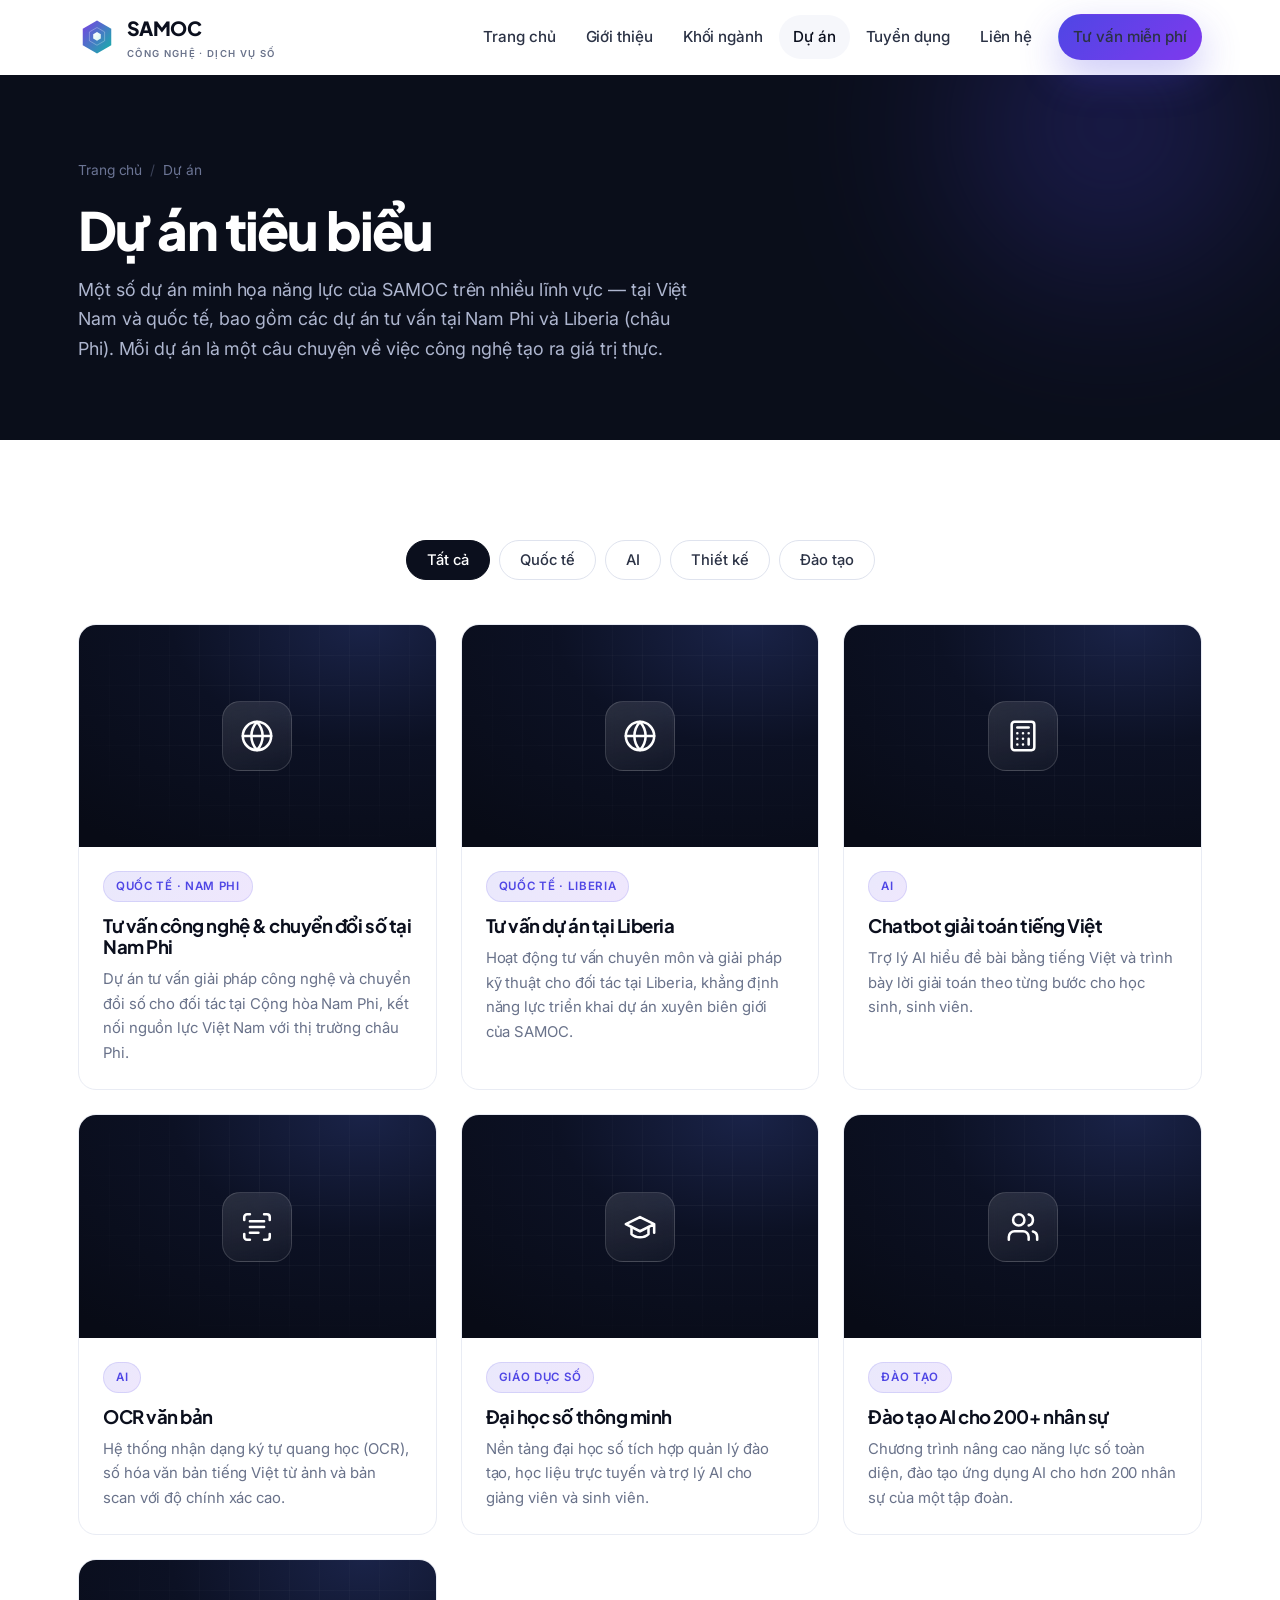
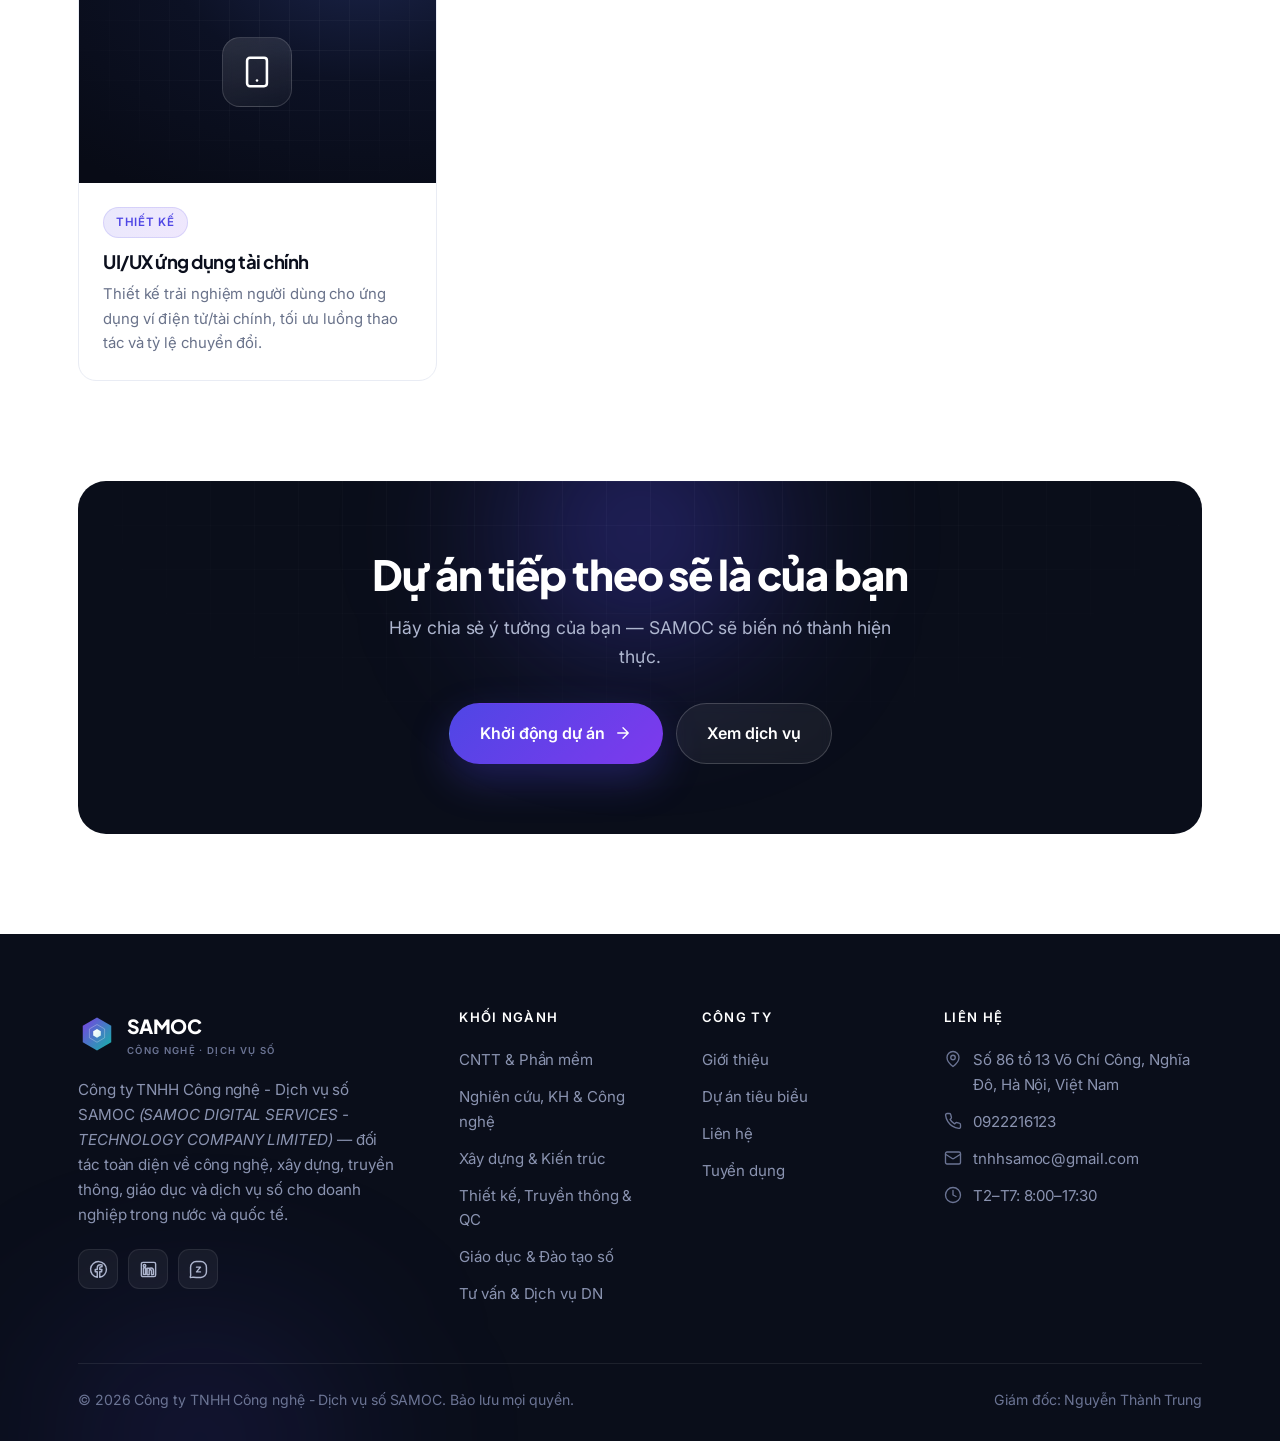
<file: projects.html>
<!DOCTYPE html>
<html lang="vi">
<head>
  <meta charset="UTF-8" />
  <meta name="viewport" content="width=device-width, initial-scale=1.0" />
  <title>Dự án tiêu biểu — Công ty TNHH Công nghệ - Dịch vụ số SAMOC</title>
  <meta name="description" content="Các dự án tiêu biểu của SAMOC trong lĩnh vực phần mềm, AI, xây dựng, thiết kế và đào tạo năng lực số." />
  <link rel="icon" type="image/svg+xml" href="assets/favicon.svg" />
  <meta name="theme-color" content="#0b0f1d" />
  <link rel="canonical" href="https://samoc.com/projects.html" />
  <meta property="og:type" content="website" />
  <meta property="og:site_name" content="SAMOC" />
  <meta property="og:locale" content="vi_VN" />
  <meta property="og:title" content="Dự án tiêu biểu — SAMOC" />
  <meta property="og:description" content="Dự án của SAMOC tại Việt Nam và quốc tế (Nam Phi, Liberia): AI, phần mềm, đào tạo, thiết kế." />
  <meta property="og:url" content="https://samoc.com/projects.html" />
  <meta property="og:image" content="https://samoc.com/assets/og-image.svg" />
  <meta name="twitter:card" content="summary_large_image" />
  <meta name="twitter:title" content="Dự án tiêu biểu — SAMOC" />
  <meta name="twitter:description" content="Dự án của SAMOC tại Việt Nam và quốc tế: AI, phần mềm, đào tạo, thiết kế." />
  <meta name="twitter:image" content="https://samoc.com/assets/og-image.svg" />
  <link rel="preconnect" href="https://fonts.googleapis.com" />
  <link rel="preconnect" href="https://fonts.gstatic.com" crossorigin />
  <link href="https://fonts.googleapis.com/css2?family=Plus+Jakarta+Sans:wght@500;600;700;800&family=Inter:wght@400;500;600&family=JetBrains+Mono:wght@400;500&display=swap" rel="stylesheet" />
  <link rel="stylesheet" href="assets/css/style.css" />
</head>
<body>

  <header class="site-header">
    <div class="container nav">
      <a href="index.html" class="brand" aria-label="SAMOC trang chủ">
<svg class="logo" viewBox="0 0 120 120" fill="none" xmlns="http://www.w3.org/2000/svg" aria-hidden="true">
  <defs>
    <linearGradient id="tg" x1="0" y1="0" x2="1" y2="1">
      <stop offset="0" stop-color="#7b3fe4"/>
      <stop offset="1" stop-color="#12b5a6"/>
    </linearGradient>
    <linearGradient id="bg" x1="0" y1="0" x2="1" y2="1">
      <stop offset="0" stop-color="#ffffff"/>
      <stop offset="1" stop-color="#d6f5f0"/>
    </linearGradient>
  </defs>
  <polygon points="60,8 105,34 105,86 60,112 15,86 15,34" fill="url(#tg)"/>
  <polygon points="60,30 84,44 84,72 60,86 36,72 36,44" fill="none" stroke="#ffffff" stroke-opacity="0.30" stroke-width="3"/>
  <polygon points="60,44 72,51 72,65 60,72 48,65 48,51" fill="url(#bg)"/>
</svg>
        <span>SAMOC<small>Công nghệ · Dịch vụ số</small></span>
      </a>
      <nav class="nav-links" id="navLinks">
        <a href="index.html">Trang chủ</a>
        <a href="about.html">Giới thiệu</a>
        <a href="services.html">Khối ngành</a>
        <a href="projects.html" class="active">Dự án</a>
        <a href="careers.html">Tuyển dụng</a>
        <a href="contact.html">Liên hệ</a>
        <a href="contact.html#contactForm" class="btn btn-brand nav-cta">Tư vấn miễn phí</a>
      </nav>
      <button class="nav-toggle" id="navToggle" aria-label="Mở menu"><svg class="icon" viewBox="0 0 24 24"><path d="M4 6h16M4 12h16M4 18h16"/></svg></button>
    </div>
  </header>

  <section class="page-hero">
    <div class="glow"></div>
    <div class="container">
      <div class="breadcrumb"><a href="index.html">Trang chủ</a> <span class="sep">/</span> Dự án</div>
      <h1>Dự án tiêu biểu</h1>
      <p>Một số dự án minh họa năng lực của SAMOC trên nhiều lĩnh vực — tại Việt Nam và quốc tế, bao gồm các dự án tư vấn tại Nam Phi và Liberia (châu Phi). Mỗi dự án là một câu chuyện về việc công nghệ tạo ra giá trị thực.</p>
    </div>
  </section>

  <section>
    <div class="container">
      <div class="filter-bar reveal">
        <button class="active" data-filter="all">Tất cả</button>
        <button data-filter="international">Quốc tế</button>
        <button data-filter="ai">AI</button>
        <button data-filter="design">Thiết kế</button>
        <button data-filter="training">Đào tạo</button>
      </div>

      <div class="proj-grid" id="projGrid">
        <div class="proj reveal" data-cat="international"><div class="thumb"><div class="grid-bg"></div><div class="ti"><svg class="icon" viewBox="0 0 24 24"><circle cx="12" cy="12" r="10"/><path d="M2 12h20M12 2a15.3 15.3 0 0 1 4 10 15.3 15.3 0 0 1-4 10 15.3 15.3 0 0 1-4-10 15.3 15.3 0 0 1 4-10z"/></svg></div></div><div class="pbody"><span class="tag">Quốc tế · Nam Phi</span><h3>Tư vấn công nghệ &amp; chuyển đổi số tại Nam Phi</h3><p>Dự án tư vấn giải pháp công nghệ và chuyển đổi số cho đối tác tại Cộng hòa Nam Phi, kết nối nguồn lực Việt Nam với thị trường châu Phi.</p></div></div>
        <div class="proj reveal" data-cat="international" data-delay="1"><div class="thumb"><div class="grid-bg"></div><div class="ti"><svg class="icon" viewBox="0 0 24 24"><circle cx="12" cy="12" r="10"/><path d="M2 12h20M12 2a15.3 15.3 0 0 1 4 10 15.3 15.3 0 0 1-4 10 15.3 15.3 0 0 1-4-10 15.3 15.3 0 0 1 4-10z"/></svg></div></div><div class="pbody"><span class="tag">Quốc tế · Liberia</span><h3>Tư vấn dự án tại Liberia</h3><p>Hoạt động tư vấn chuyên môn và giải pháp kỹ thuật cho đối tác tại Liberia, khẳng định năng lực triển khai dự án xuyên biên giới của SAMOC.</p></div></div>
        <div class="proj reveal" data-cat="ai" data-delay="2"><div class="thumb"><div class="grid-bg"></div><div class="ti"><svg class="icon" viewBox="0 0 24 24"><rect width="16" height="20" x="4" y="2" rx="2"/><line x1="8" x2="16" y1="6" y2="6"/><line x1="16" x2="16" y1="14" y2="18"/><path d="M16 10h.01M12 10h.01M8 10h.01M12 14h.01M8 14h.01M12 18h.01M8 18h.01"/></svg></div></div><div class="pbody"><span class="tag">AI</span><h3>Chatbot giải toán tiếng Việt</h3><p>Trợ lý AI hiểu đề bài bằng tiếng Việt và trình bày lời giải toán theo từng bước cho học sinh, sinh viên.</p></div></div>
        <div class="proj reveal" data-cat="ai"><div class="thumb"><div class="grid-bg"></div><div class="ti"><svg class="icon" viewBox="0 0 24 24"><path d="M3 7V5a2 2 0 0 1 2-2h2M17 3h2a2 2 0 0 1 2 2v2M21 17v2a2 2 0 0 1-2 2h-2M7 21H5a2 2 0 0 1-2-2v-2"/><path d="M7 8h10M7 12h10M7 16h6"/></svg></div></div><div class="pbody"><span class="tag">AI</span><h3>OCR văn bản</h3><p>Hệ thống nhận dạng ký tự quang học (OCR), số hóa văn bản tiếng Việt từ ảnh và bản scan với độ chính xác cao.</p></div></div>
        <div class="proj reveal" data-cat="training" data-delay="1"><div class="thumb"><div class="grid-bg"></div><div class="ti"><svg class="icon" viewBox="0 0 24 24"><path d="M22 10v6M2 10l10-5 10 5-10 5z"/><path d="M6 12v5c3 3 9 3 12 0v-5"/></svg></div></div><div class="pbody"><span class="tag">Giáo dục số</span><h3>Đại học số thông minh</h3><p>Nền tảng đại học số tích hợp quản lý đào tạo, học liệu trực tuyến và trợ lý AI cho giảng viên và sinh viên.</p></div></div>
        <div class="proj reveal" data-cat="training" data-delay="2"><div class="thumb"><div class="grid-bg"></div><div class="ti"><svg class="icon" viewBox="0 0 24 24"><path d="M16 21v-2a4 4 0 0 0-4-4H6a4 4 0 0 0-4 4v2"/><circle cx="9" cy="7" r="4"/><path d="M22 21v-2a4 4 0 0 0-3-3.87M16 3.13a4 4 0 0 1 0 7.75"/></svg></div></div><div class="pbody"><span class="tag">Đào tạo</span><h3>Đào tạo AI cho 200+ nhân sự</h3><p>Chương trình nâng cao năng lực số toàn diện, đào tạo ứng dụng AI cho hơn 200 nhân sự của một tập đoàn.</p></div></div>
        <div class="proj reveal" data-cat="design"><div class="thumb"><div class="grid-bg"></div><div class="ti"><svg class="icon" viewBox="0 0 24 24"><rect width="14" height="20" x="5" y="2" rx="2"/><path d="M12 18h.01"/></svg></div></div><div class="pbody"><span class="tag">Thiết kế</span><h3>UI/UX ứng dụng tài chính</h3><p>Thiết kế trải nghiệm người dùng cho ứng dụng ví điện tử/tài chính, tối ưu luồng thao tác và tỷ lệ chuyển đổi.</p></div></div>
      </div>
    </div>
  </section>

  <section style="padding-top:0">
    <div class="container">
      <div class="cta-band reveal">
        <div class="grid-bg"></div><div class="glow"></div>
        <h2>Dự án tiếp theo sẽ là của bạn</h2>
        <p>Hãy chia sẻ ý tưởng của bạn — SAMOC sẽ biến nó thành hiện thực.</p>
        <div class="cta-actions">
          <a href="contact.html" class="btn btn-brand btn-lg">Khởi động dự án <svg class="icon" viewBox="0 0 24 24"><path d="M5 12h14M12 5l7 7-7 7"/></svg></a>
          <a href="services.html" class="btn btn-ghost btn-lg">Xem dịch vụ</a>
        </div>
      </div>
    </div>
  </section>

  <footer class="site-footer">
    <div class="glow"></div>
    <div class="container">
      <div class="footer-grid">
        <div class="footer-about">
          <a href="index.html" class="brand">
<svg class="logo" viewBox="0 0 120 120" fill="none" aria-hidden="true"><defs><linearGradient id="tgf" x1="0" y1="0" x2="1" y2="1"><stop offset="0" stop-color="#7b3fe4"/><stop offset="1" stop-color="#12b5a6"/></linearGradient><linearGradient id="bgf" x1="0" y1="0" x2="1" y2="1"><stop offset="0" stop-color="#ffffff"/><stop offset="1" stop-color="#d6f5f0"/></linearGradient></defs><polygon points="60,8 105,34 105,86 60,112 15,86 15,34" fill="url(#tgf)"/><polygon points="60,30 84,44 84,72 60,86 36,72 36,44" fill="none" stroke="#ffffff" stroke-opacity="0.30" stroke-width="3"/><polygon points="60,44 72,51 72,65 60,72 48,65 48,51" fill="url(#bgf)"/></svg>
            <span>SAMOC<small>Công nghệ · Dịch vụ số</small></span>
          </a>
          <p>Công ty TNHH Công nghệ - Dịch vụ số SAMOC <em>(SAMOC DIGITAL SERVICES - TECHNOLOGY COMPANY LIMITED)</em> — đối tác toàn diện về công nghệ, xây dựng, truyền thông, giáo dục và dịch vụ số cho doanh nghiệp trong nước và quốc tế.</p>
          <div class="socials">
            <a href="https://www.facebook.com/samocdigital/" target="_blank" rel="noopener noreferrer" aria-label="Facebook SAMOC"><svg class="icon" viewBox="0 0 24 24" fill="currentColor" stroke="none"><path d="M22 12a10 10 0 1 0-11.56 9.88v-6.99H7.9V12h2.54V9.8c0-2.5 1.49-3.89 3.78-3.89 1.09 0 2.24.2 2.24.2v2.46h-1.26c-1.24 0-1.63.77-1.63 1.56V12h2.78l-.44 2.89h-2.34v6.99A10 10 0 0 0 22 12z"/></svg></a>
            <a href="#" aria-label="LinkedIn"><svg class="icon" viewBox="0 0 24 24" fill="currentColor" stroke="none"><path d="M19 3a2 2 0 0 1 2 2v14a2 2 0 0 1-2 2H5a2 2 0 0 1-2-2V5a2 2 0 0 1 2-2zM8.34 18.34V9.99H5.67v8.35zM7 8.84a1.55 1.55 0 1 0 0-3.1 1.55 1.55 0 0 0 0 3.1zm11.34 9.5v-4.58c0-2.45-1.31-3.59-3.06-3.59-1.41 0-2.04.78-2.39 1.32v-1.13h-2.67v8.35h2.67v-4.66c0-.25.02-.5.09-.67.2-.5.65-1.01 1.41-1.01.99 0 1.39.76 1.39 1.86v4.48z"/></svg></a>
            <a href="https://zalo.me/0922216123" target="_blank" rel="noopener noreferrer" aria-label="Zalo SAMOC"><svg class="icon" viewBox="0 0 24 24" fill="none" stroke="currentColor" stroke-width="1.8" stroke-linecap="round" stroke-linejoin="round"><path d="M9 2H15A7 7 0 0 1 22 9V15A7 7 0 0 1 15 22H9C5.6 22 3.9 21.3 2.6 22.1C1.9 22.5 1.3 21.8 1.7 21.1C2.6 19.6 2 18.2 2 15V9A7 7 0 0 1 9 2Z"/><path d="M9.5 9H14.5L9.5 15H14.5"/></svg></a>
          </div>
        </div>
        <div class="footer-col"><h5>Khối ngành</h5>
          <a href="services.html#it">CNTT &amp; Phần mềm</a>
          <a href="services.html#rnd">Nghiên cứu, KH &amp; Công nghệ</a>
          <a href="services.html#construction">Xây dựng &amp; Kiến trúc</a>
          <a href="services.html#media">Thiết kế, Truyền thông &amp; QC</a>
          <a href="services.html#education">Giáo dục &amp; Đào tạo số</a>
          <a href="services.html#consulting">Tư vấn &amp; Dịch vụ DN</a>
        </div>
        <div class="footer-col"><h5>Công ty</h5>
          <a href="about.html">Giới thiệu</a>
          <a href="projects.html">Dự án tiêu biểu</a>
          <a href="contact.html">Liên hệ</a>
          <a href="careers.html">Tuyển dụng</a>
        </div>
        <div class="footer-col footer-contact"><h5>Liên hệ</h5>
          <ul>
            <li><svg class="icon" viewBox="0 0 24 24"><path d="M20 10c0 6-8 12-8 12s-8-6-8-12a8 8 0 0 1 16 0Z"/><circle cx="12" cy="10" r="3"/></svg><span>Số 86 tổ 13 Võ Chí Công, Nghĩa Đô, Hà Nội, Việt Nam</span></li>
            <li><svg class="icon" viewBox="0 0 24 24"><path d="M22 16.92v3a2 2 0 0 1-2.18 2 19.79 19.79 0 0 1-8.63-3.07 19.5 19.5 0 0 1-6-6 19.79 19.79 0 0 1-3.07-8.67A2 2 0 0 1 4.11 2h3a2 2 0 0 1 2 1.72c.13.96.36 1.9.7 2.81a2 2 0 0 1-.45 2.11L8.09 9.91a16 16 0 0 0 6 6l1.27-1.27a2 2 0 0 1 2.11-.45c.91.34 1.85.57 2.81.7A2 2 0 0 1 22 16.92z"/></svg><a href="tel:0967515828">0922216123</a></li>
            <li><svg class="icon" viewBox="0 0 24 24"><rect width="20" height="16" x="2" y="4" rx="2"/><path d="m22 7-8.97 5.7a1.94 1.94 0 0 1-2.06 0L2 7"/></svg><a href="mailto:tnhhsamoc@gmail.com">tnhhsamoc@gmail.com</a></li>
            <li><svg class="icon" viewBox="0 0 24 24"><circle cx="12" cy="12" r="10"/><path d="M12 6v6l4 2"/></svg><span>T2–T7: 8:00–17:30</span></li>
          </ul>
        </div>
      </div>
      <div class="footer-bottom">
        <span>© <span id="year">2026</span> Công ty TNHH Công nghệ - Dịch vụ số SAMOC. Bảo lưu mọi quyền.</span>
        <span>Giám đốc: Nguyễn Thành Trung</span>
      </div>
    </div>
  </footer>

  <script src="assets/js/main.js"></script>
  <script>
    const fbtns = document.querySelectorAll('.filter-bar button');
    const projs = document.querySelectorAll('#projGrid .proj');
    fbtns.forEach(b => b.addEventListener('click', () => {
      fbtns.forEach(x => x.classList.remove('active'));
      b.classList.add('active');
      const f = b.dataset.filter;
      projs.forEach(p => { p.style.display = (f === 'all' || p.dataset.cat === f) ? '' : 'none'; });
    }));
  </script>
</body>
</html>
</file>
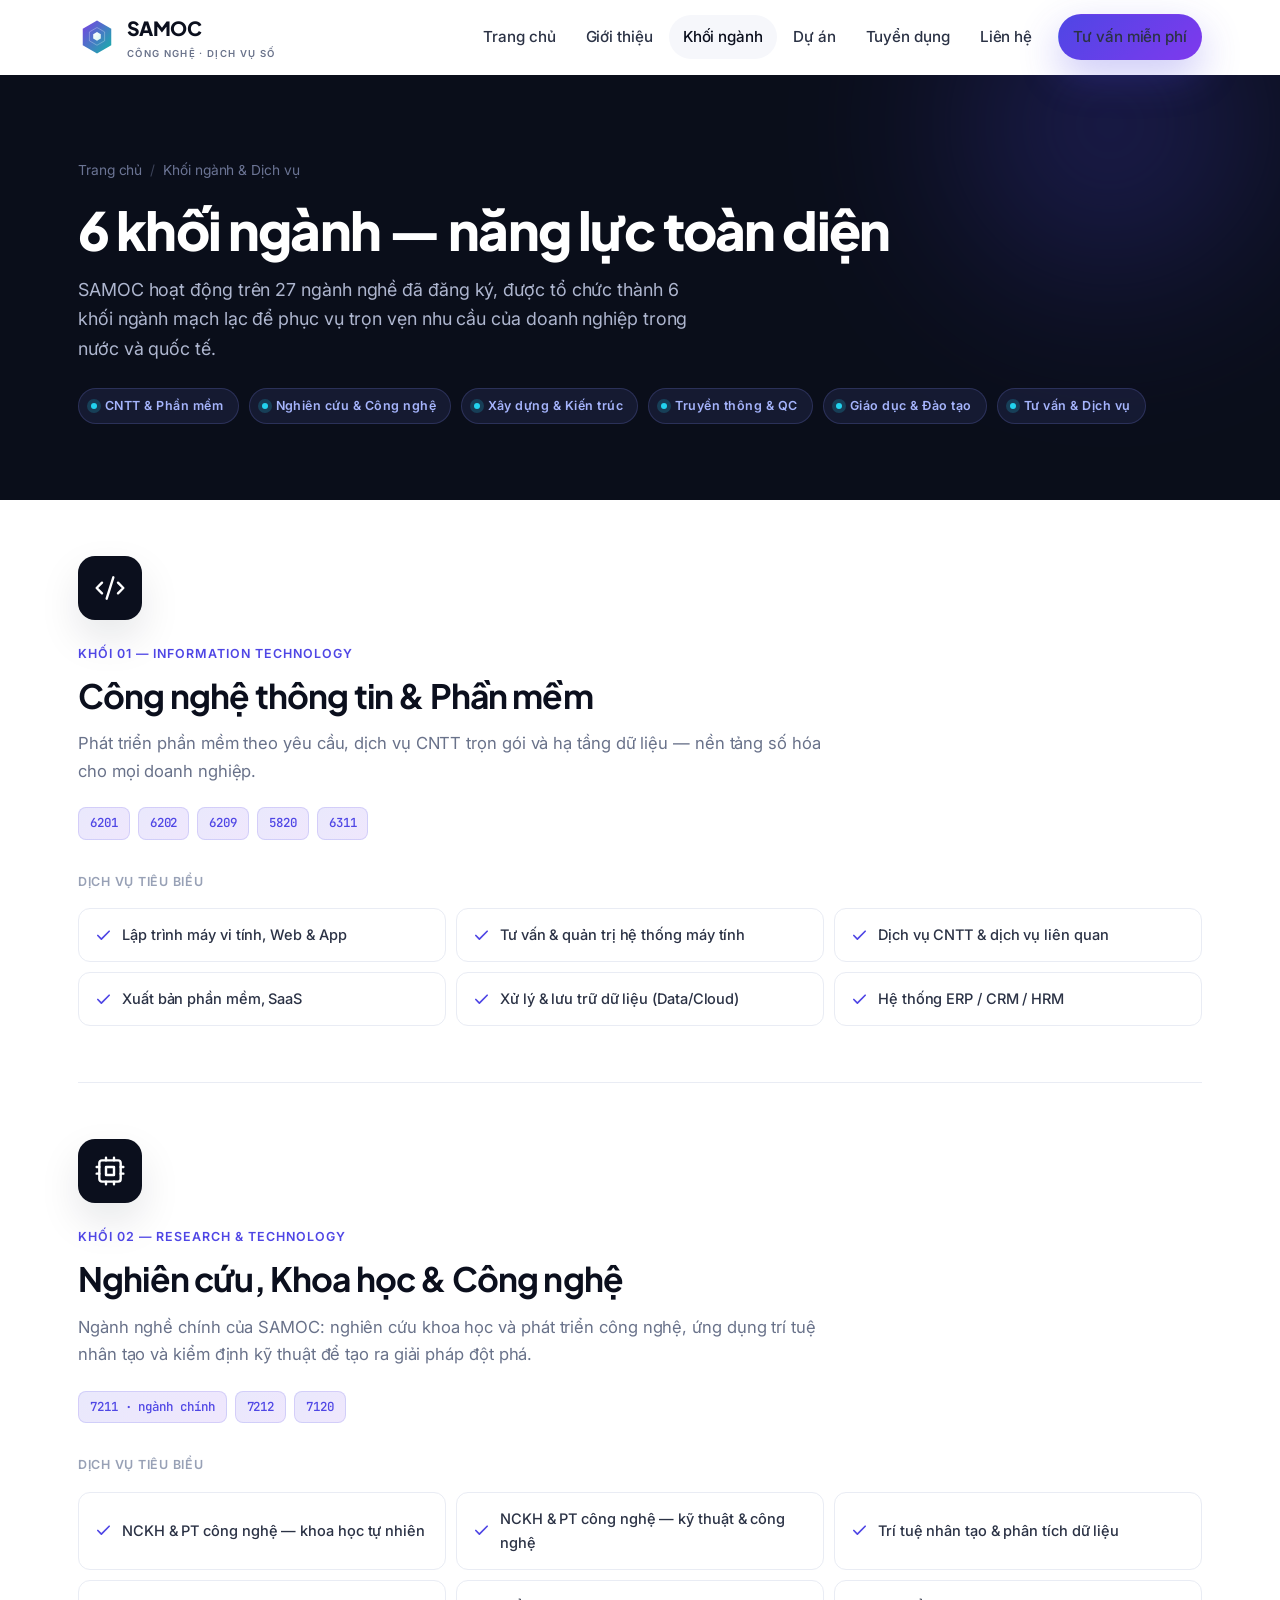
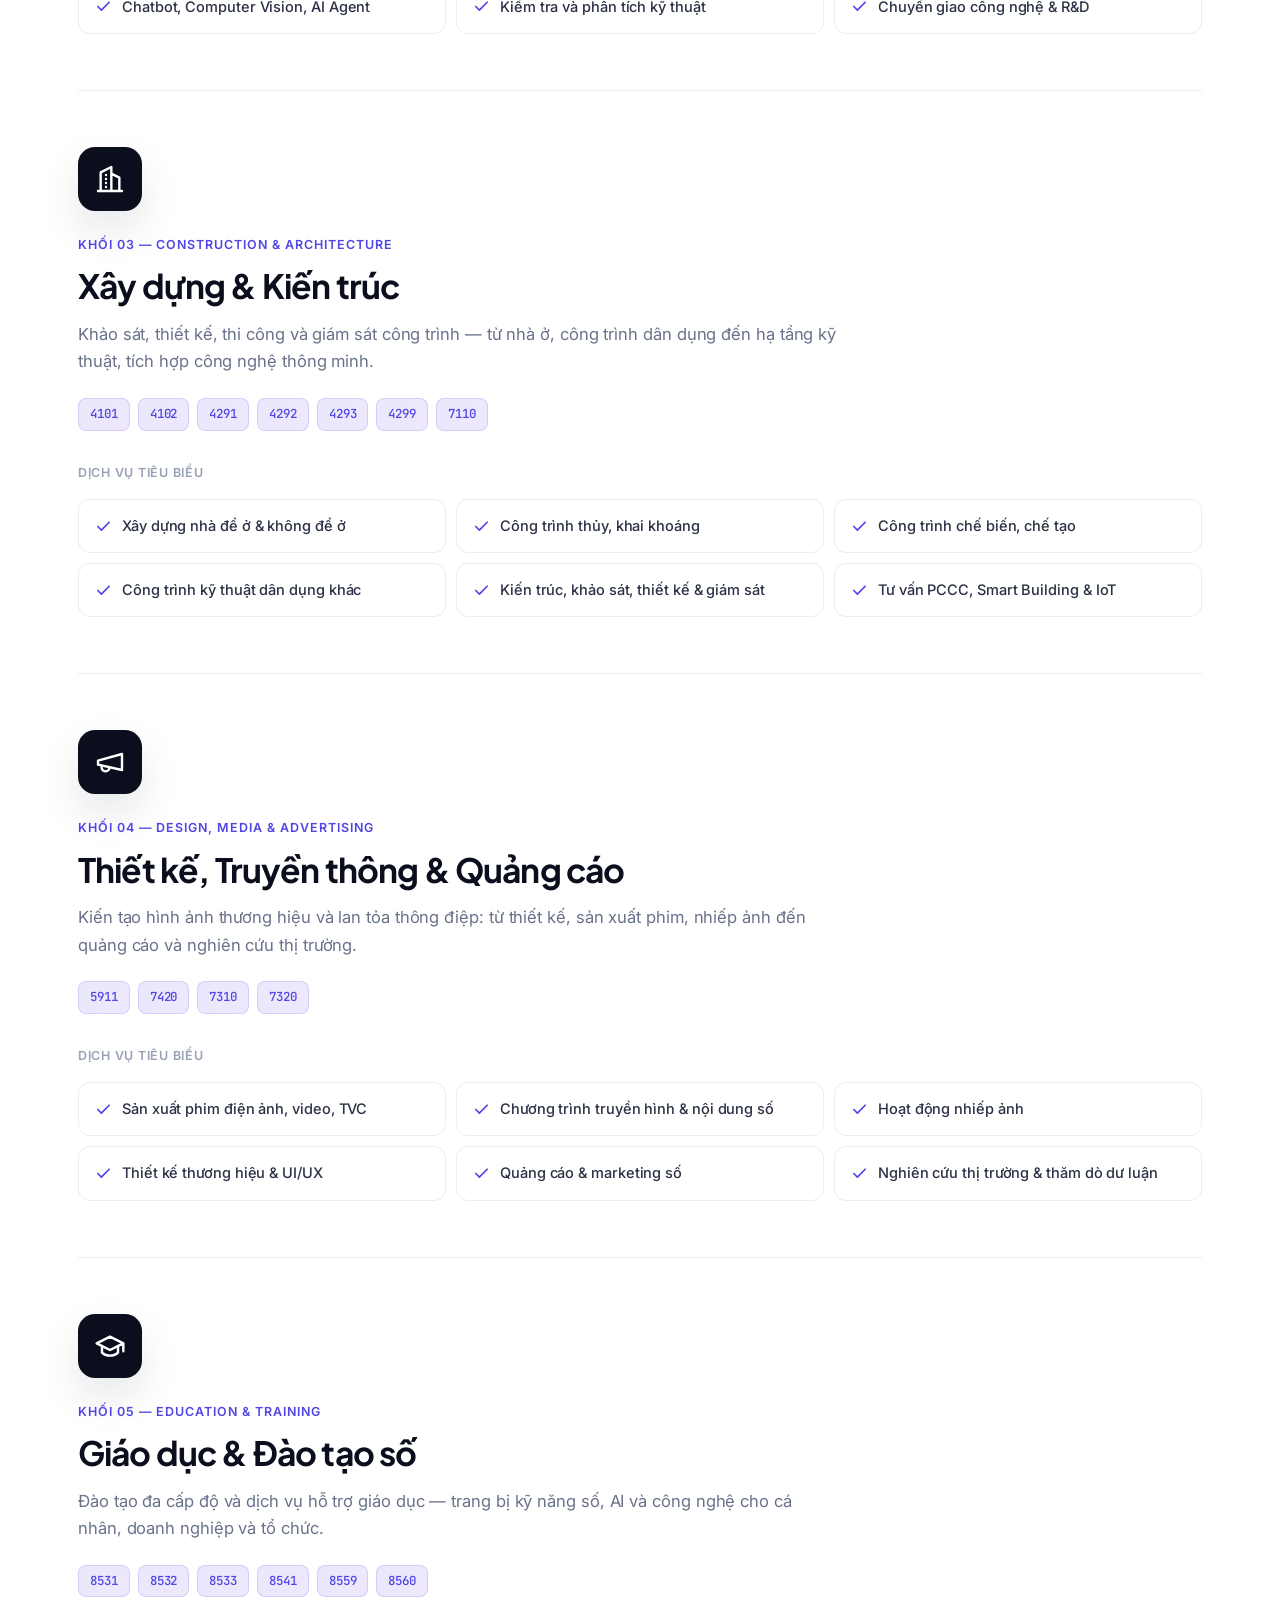
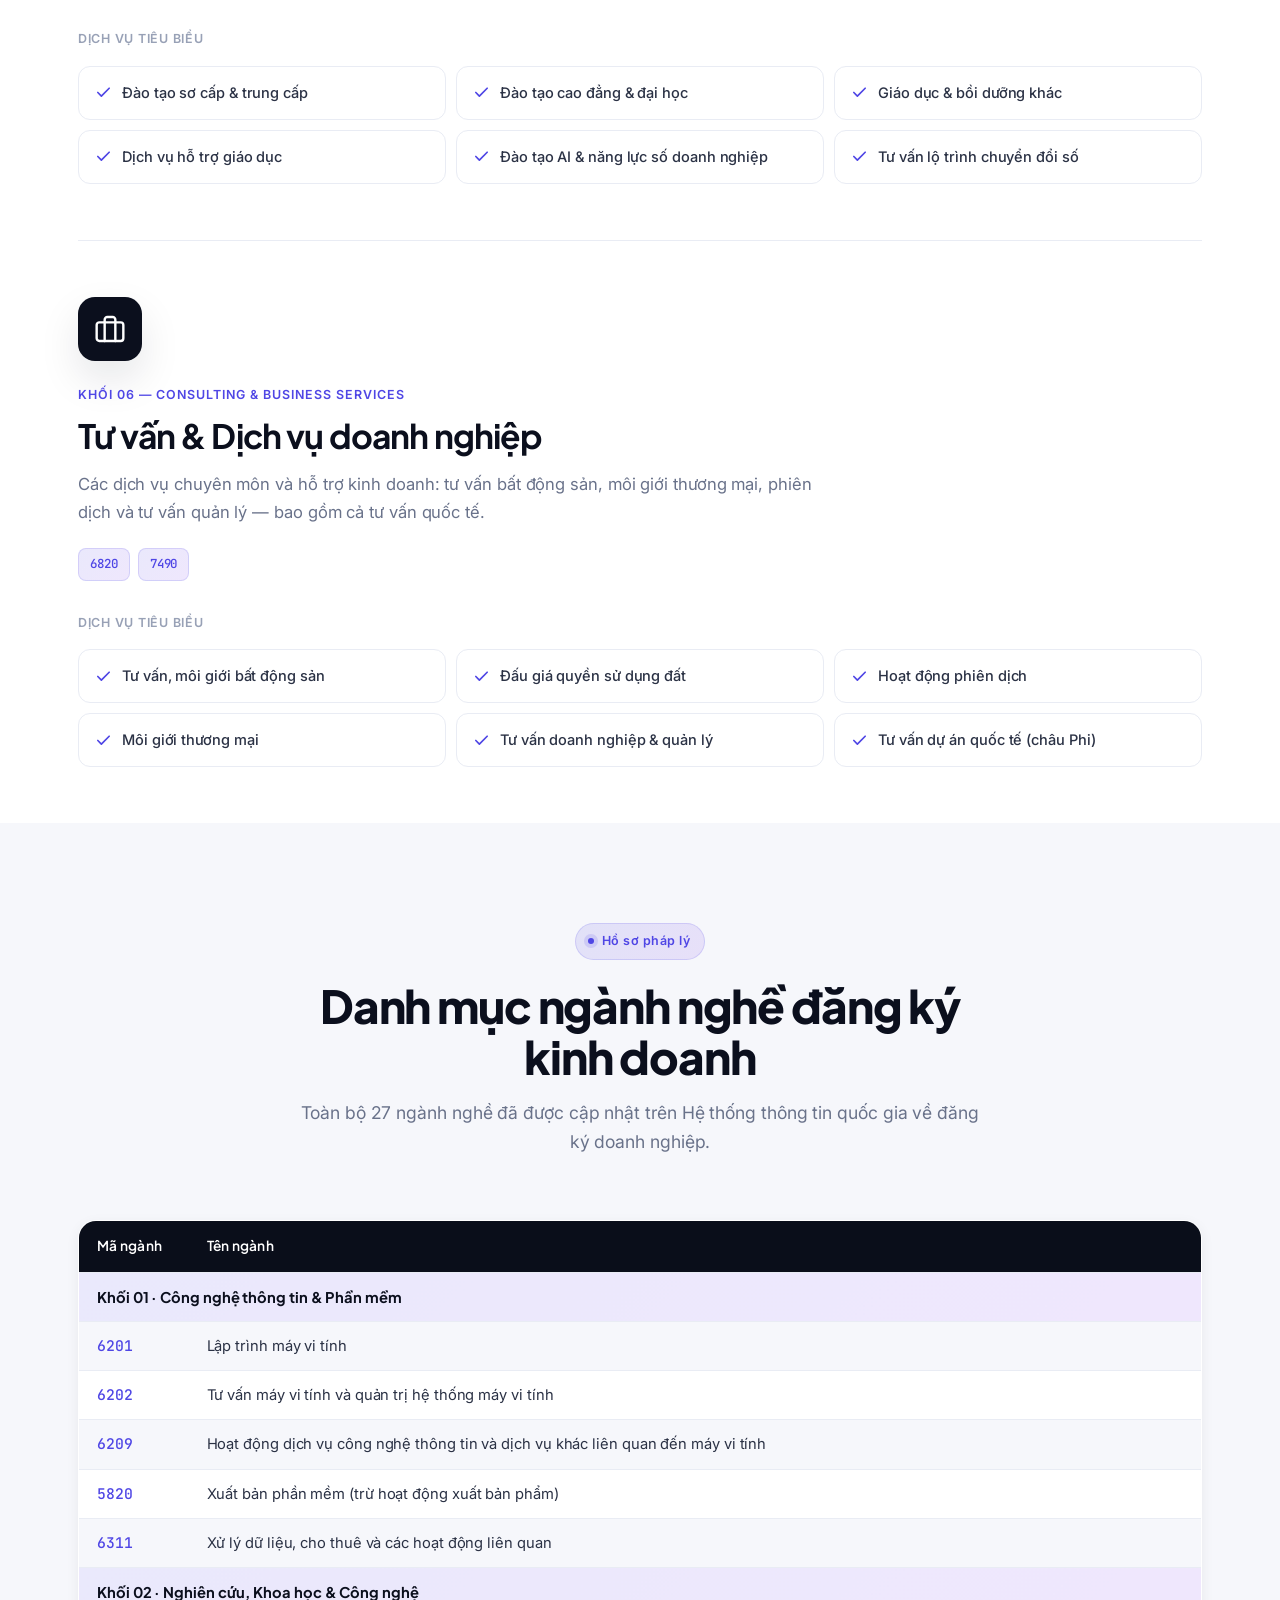
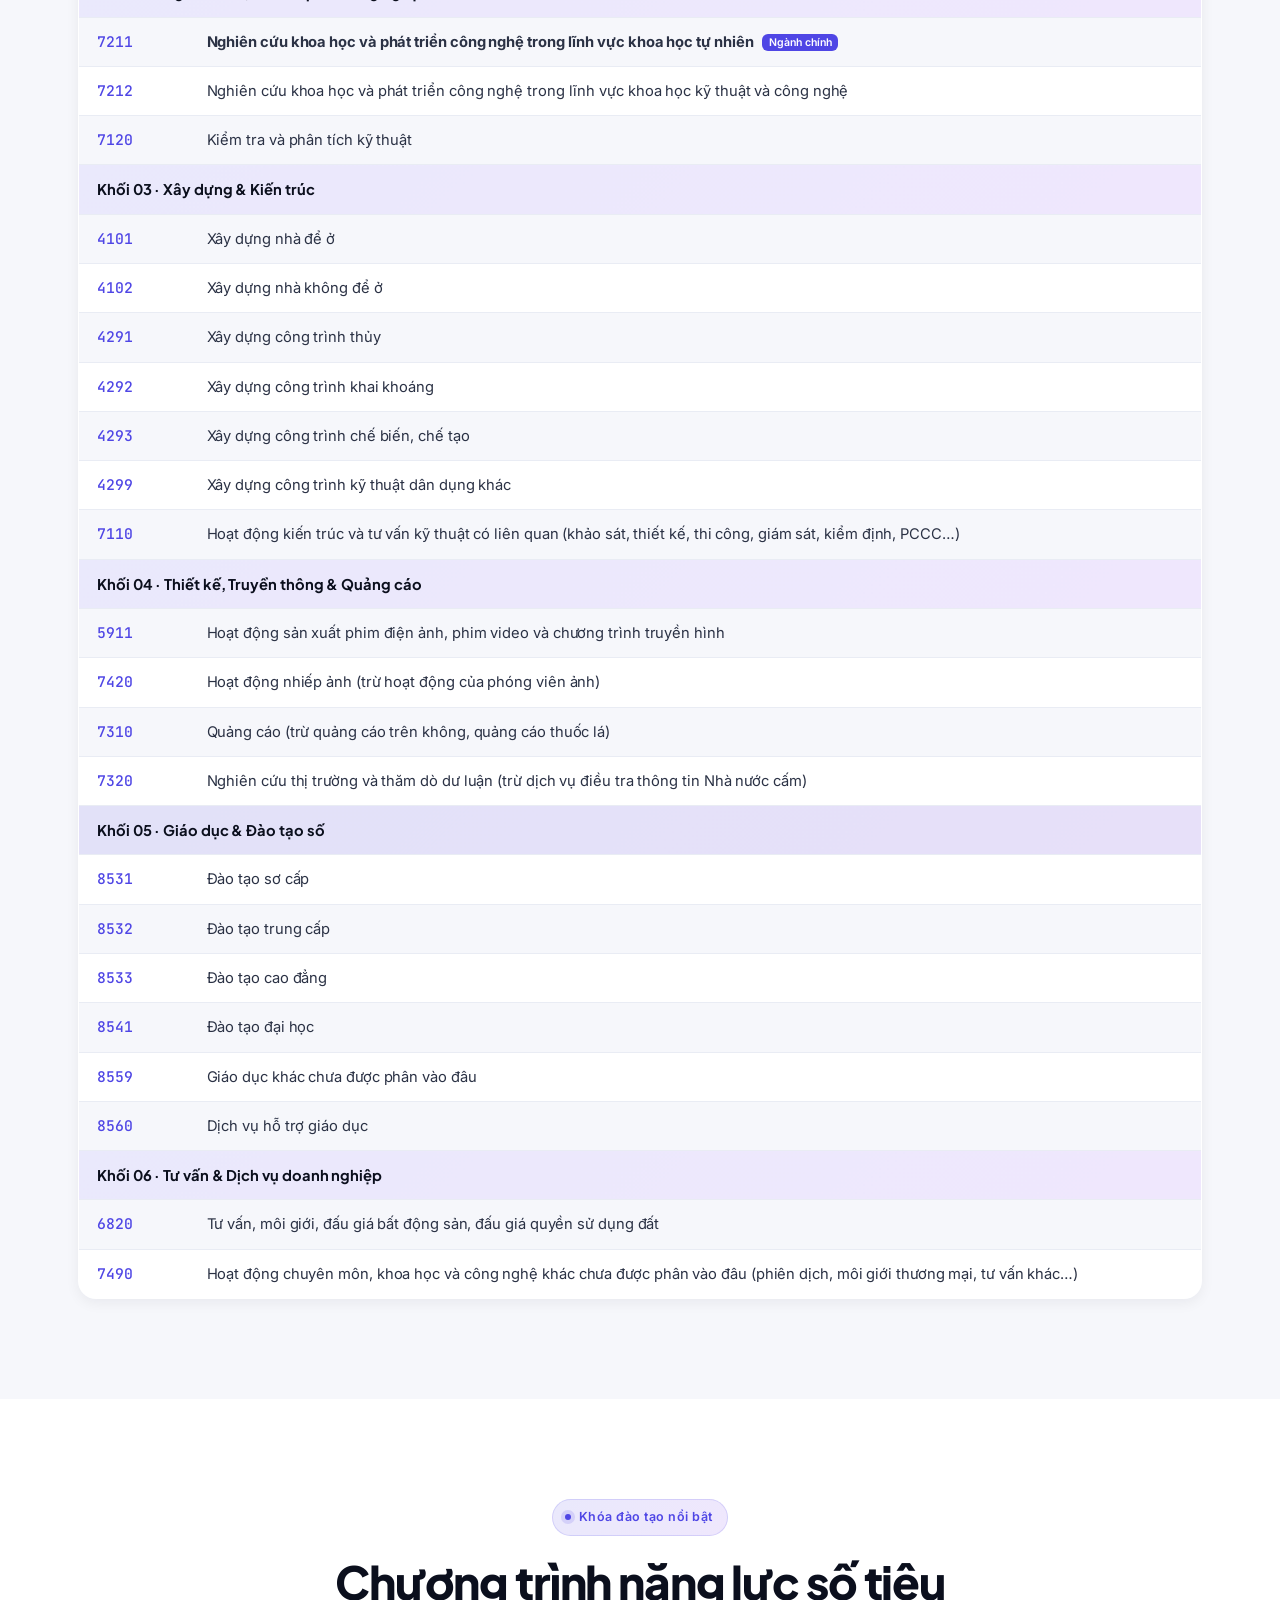
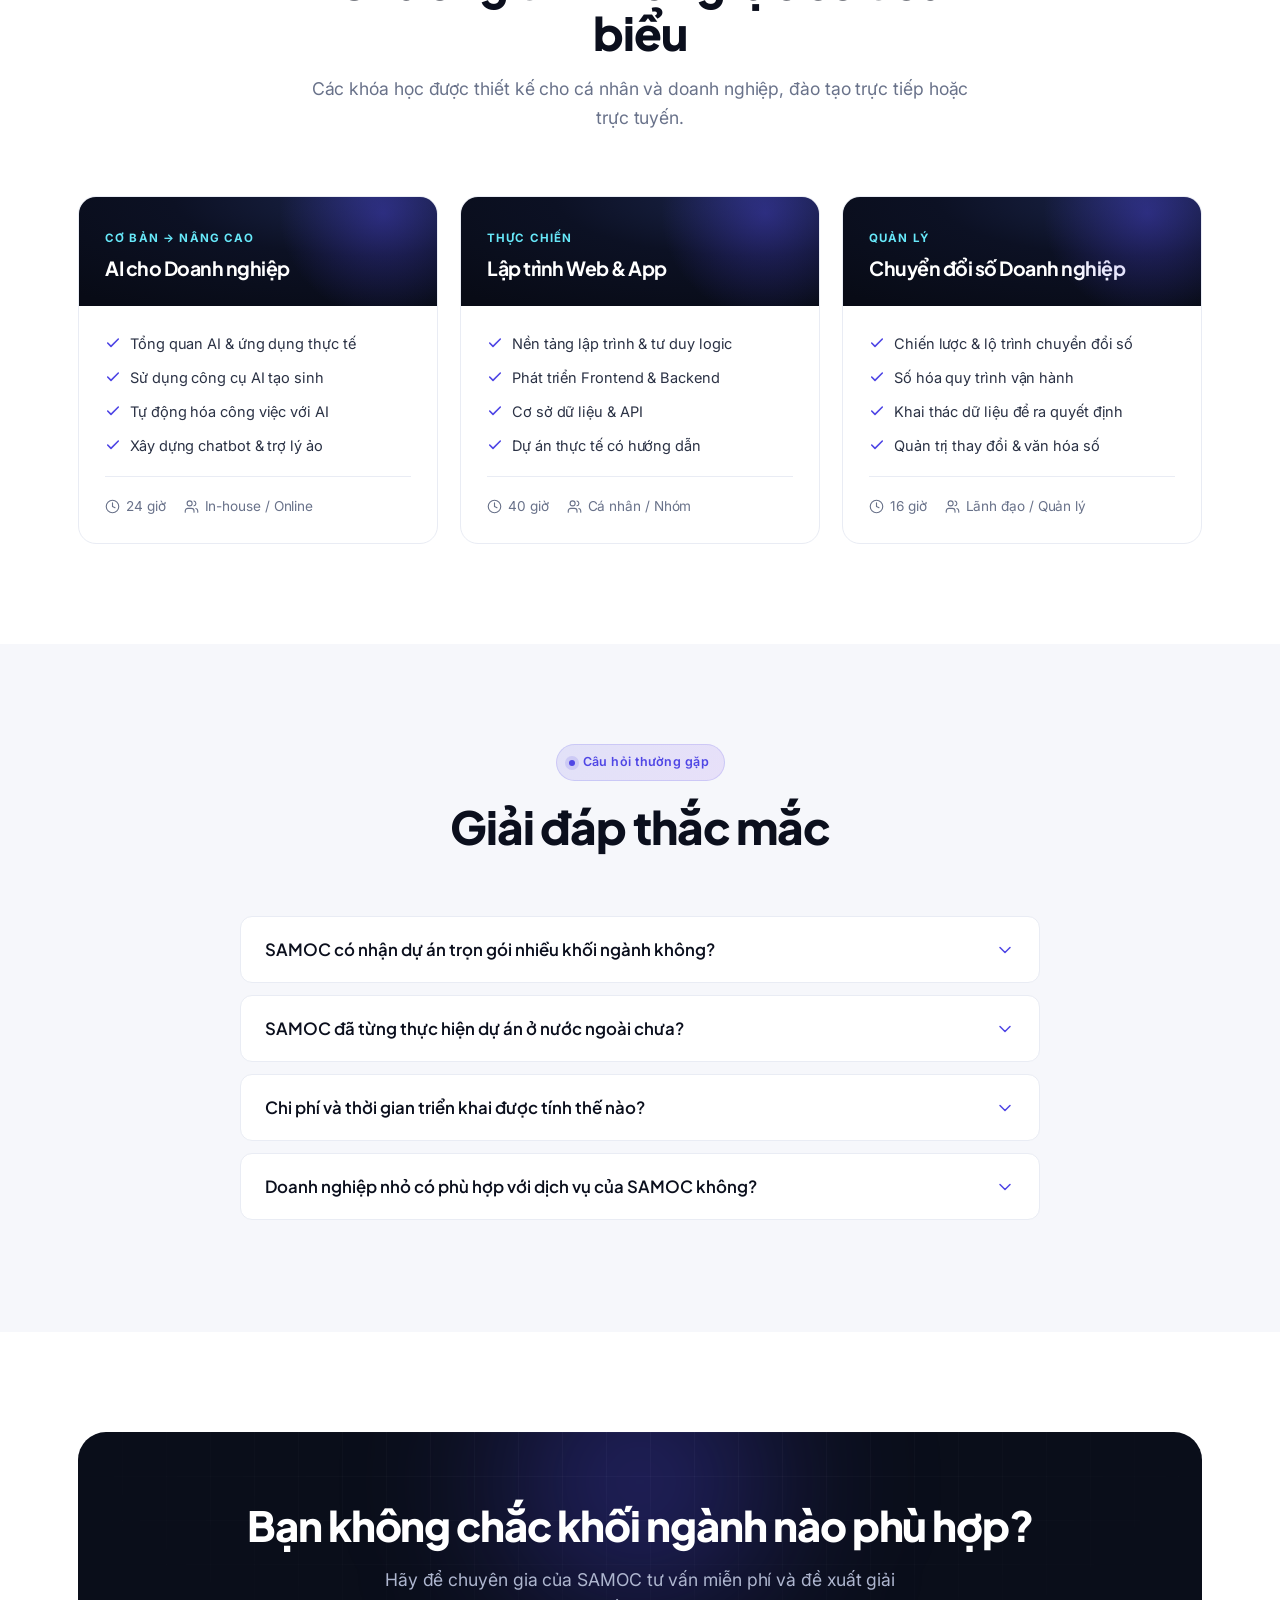
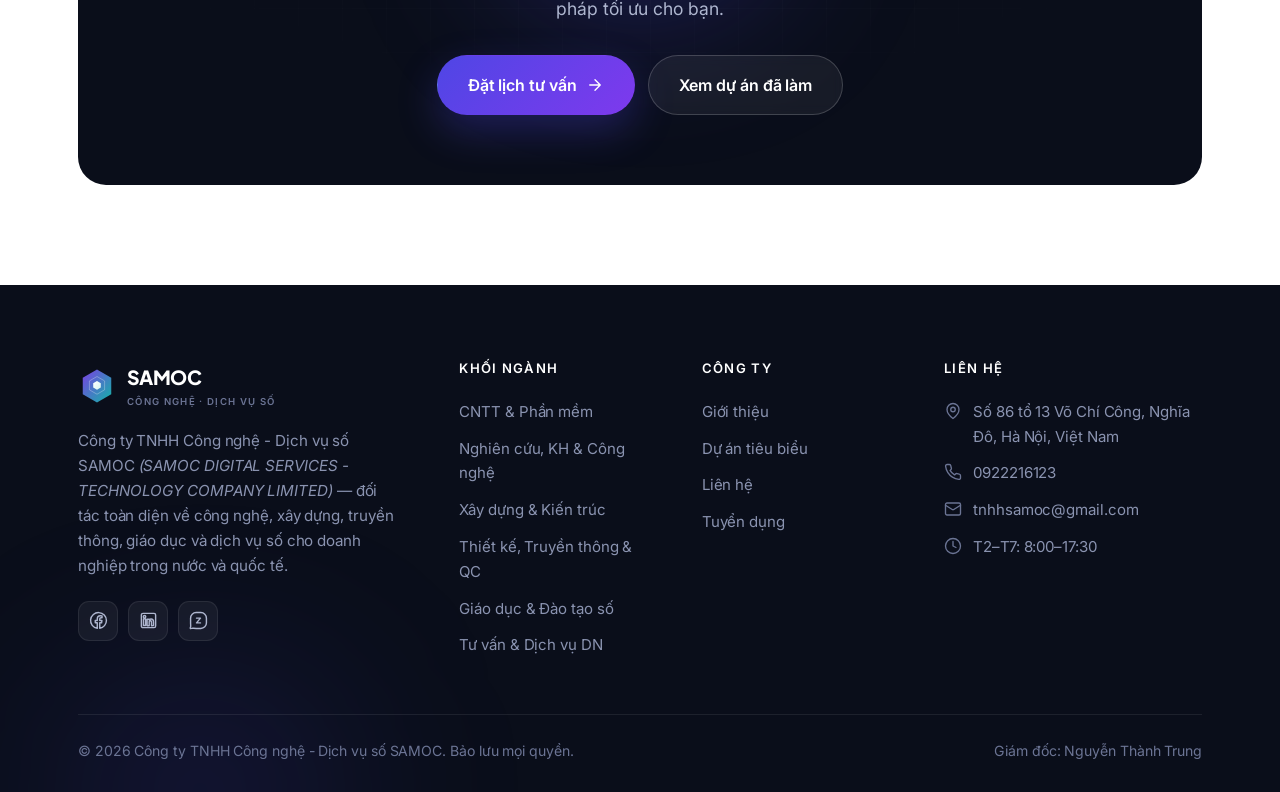
<file: services.html>
<!DOCTYPE html>
<html lang="vi">
<head>
  <meta charset="UTF-8" />
  <meta name="viewport" content="width=device-width, initial-scale=1.0" />
  <title>Khối ngành & Dịch vụ — Công ty TNHH Công nghệ - Dịch vụ số SAMOC</title>
  <meta name="description" content="6 khối ngành của SAMOC: CNTT & phần mềm; nghiên cứu khoa học & công nghệ; xây dựng & kiến trúc; thiết kế, truyền thông & quảng cáo; giáo dục & đào tạo số; tư vấn & dịch vụ doanh nghiệp." />
  <link rel="icon" type="image/svg+xml" href="assets/favicon.svg" />
  <meta name="theme-color" content="#0b0f1d" />
  <link rel="canonical" href="https://samoc.com/services.html" />
  <meta property="og:type" content="website" />
  <meta property="og:site_name" content="SAMOC" />
  <meta property="og:locale" content="vi_VN" />
  <meta property="og:title" content="Khối ngành & Dịch vụ — SAMOC" />
  <meta property="og:description" content="6 khối ngành (27 ngành nghề): CNTT & phần mềm, nghiên cứu & công nghệ, xây dựng, truyền thông, giáo dục, tư vấn." />
  <meta property="og:url" content="https://samoc.com/services.html" />
  <meta property="og:image" content="https://samoc.com/assets/og-image.svg" />
  <meta name="twitter:card" content="summary_large_image" />
  <meta name="twitter:title" content="Khối ngành & Dịch vụ — SAMOC" />
  <meta name="twitter:description" content="6 khối ngành, 27 ngành nghề đăng ký của SAMOC." />
  <meta name="twitter:image" content="https://samoc.com/assets/og-image.svg" />
  <link rel="preconnect" href="https://fonts.googleapis.com" />
  <link rel="preconnect" href="https://fonts.gstatic.com" crossorigin />
  <link href="https://fonts.googleapis.com/css2?family=Plus+Jakarta+Sans:wght@500;600;700;800&family=Inter:wght@400;500;600&family=JetBrains+Mono:wght@400;500&display=swap" rel="stylesheet" />
  <link rel="stylesheet" href="assets/css/style.css" />
  <style>
    .codes { display:flex; flex-wrap:wrap; gap:8px; margin-top:6px; }
    .codes .code { font-family:var(--font-mono); font-size:.78rem; font-weight:500; color:var(--c-primary); background:var(--grad-brand-soft); border:1px solid rgba(79,70,229,.16); padding:5px 11px; border-radius:8px; }
    /* Feature layout — stacked, services below */
    .svc-block { display:block; padding:56px 0; border-bottom:1px solid var(--c-line); }
    .svc-block .svc-text { max-width:760px; }
    .svc-block .svc-text p { margin-bottom:22px; }
    .svc-side { margin-top:32px; }
    .svc-side .side-head { font-size:.78rem; font-weight:600; letter-spacing:.06em; text-transform:uppercase; color:var(--c-faint); margin-bottom:16px; }
    .svc-block .svc-features { grid-template-columns:repeat(3,1fr); }
    @media (max-width:900px){ .svc-block{ padding:46px 0; } .svc-block .svc-features{ grid-template-columns:1fr 1fr; } }
    @media (max-width:600px){ .svc-block .svc-features{ grid-template-columns:1fr; } }
    .nganh-table { width:100%; border-collapse:collapse; background:#fff; border:1px solid var(--c-line); border-radius:var(--radius); overflow:hidden; font-size:.92rem; }
    .nganh-table thead th { background:var(--c-dark); color:#fff; text-align:left; padding:14px 18px; font-family:var(--font-display); font-weight:600; font-size:.86rem; letter-spacing:.02em; }
    .nganh-table td { padding:12px 18px; border-top:1px solid var(--c-line); color:var(--c-text); vertical-align:top; }
    .nganh-table tbody tr:nth-child(even){ background:var(--c-bg-soft); }
    .nganh-table .mc { font-family:var(--font-mono); font-weight:500; color:var(--c-primary); white-space:nowrap; }
    .nganh-table .grp td { background:var(--grad-brand-soft); font-family:var(--font-display); font-weight:700; color:var(--c-ink); }
    .nganh-table .main { font-weight:700; }
    .nganh-table .badge-main { font-size:.66rem; background:var(--c-primary); color:#fff; padding:2px 7px; border-radius:6px; margin-left:6px; font-family:var(--font-body); font-weight:600; vertical-align:middle; }
    .table-wrap { overflow-x:auto; border-radius:var(--radius); box-shadow:var(--shadow-sm); }
    @media (max-width:680px){ .nganh-table{ font-size:.84rem; } .nganh-table td, .nganh-table thead th{ padding:10px 12px; } }
  </style>
</head>
<body>

  <header class="site-header">
    <div class="container nav">
      <a href="index.html" class="brand" aria-label="SAMOC trang chủ">
<svg class="logo" viewBox="0 0 120 120" fill="none" xmlns="http://www.w3.org/2000/svg" aria-hidden="true">
  <defs>
    <linearGradient id="tg" x1="0" y1="0" x2="1" y2="1">
      <stop offset="0" stop-color="#7b3fe4"/>
      <stop offset="1" stop-color="#12b5a6"/>
    </linearGradient>
    <linearGradient id="bg" x1="0" y1="0" x2="1" y2="1">
      <stop offset="0" stop-color="#ffffff"/>
      <stop offset="1" stop-color="#d6f5f0"/>
    </linearGradient>
  </defs>
  <polygon points="60,8 105,34 105,86 60,112 15,86 15,34" fill="url(#tg)"/>
  <polygon points="60,30 84,44 84,72 60,86 36,72 36,44" fill="none" stroke="#ffffff" stroke-opacity="0.30" stroke-width="3"/>
  <polygon points="60,44 72,51 72,65 60,72 48,65 48,51" fill="url(#bg)"/>
</svg>
        <span>SAMOC<small>Công nghệ · Dịch vụ số</small></span>
      </a>
      <nav class="nav-links" id="navLinks">
        <a href="index.html">Trang chủ</a>
        <a href="about.html">Giới thiệu</a>
        <a href="services.html" class="active">Khối ngành</a>
        <a href="projects.html">Dự án</a>
        <a href="careers.html">Tuyển dụng</a>
        <a href="contact.html">Liên hệ</a>
        <a href="contact.html#contactForm" class="btn btn-brand nav-cta">Tư vấn miễn phí</a>
      </nav>
      <button class="nav-toggle" id="navToggle" aria-label="Mở menu"><svg class="icon" viewBox="0 0 24 24"><path d="M4 6h16M4 12h16M4 18h16"/></svg></button>
    </div>
  </header>

  <section class="page-hero">
    <div class="glow"></div>
    <div class="container">
      <div class="breadcrumb"><a href="index.html">Trang chủ</a> <span class="sep">/</span> Khối ngành &amp; Dịch vụ</div>
      <h1>6 khối ngành — năng lực toàn diện</h1>
      <p>SAMOC hoạt động trên 27 ngành nghề đã đăng ký, được tổ chức thành 6 khối ngành mạch lạc để phục vụ trọn vẹn nhu cầu của doanh nghiệp trong nước và quốc tế.</p>
      <div class="hero-badges" style="margin-top:24px;display:flex;flex-wrap:wrap;gap:10px">
        <a href="#it"><span class="eyebrow on-dark" style="margin:0">CNTT &amp; Phần mềm</span></a>
        <a href="#rnd"><span class="eyebrow on-dark" style="margin:0">Nghiên cứu &amp; Công nghệ</span></a>
        <a href="#construction"><span class="eyebrow on-dark" style="margin:0">Xây dựng &amp; Kiến trúc</span></a>
        <a href="#media"><span class="eyebrow on-dark" style="margin:0">Truyền thông &amp; QC</span></a>
        <a href="#education"><span class="eyebrow on-dark" style="margin:0">Giáo dục &amp; Đào tạo</span></a>
        <a href="#consulting"><span class="eyebrow on-dark" style="margin:0">Tư vấn &amp; Dịch vụ</span></a>
      </div>
    </div>
  </section>

  <div class="container">

    <!-- KHỐI 1: IT & SOFTWARE -->
    <div class="svc-block reveal" id="it">
      <div class="svc-text">
        <div class="svc-icon-lg"><svg class="icon" viewBox="0 0 24 24"><path d="m18 16 4-4-4-4M6 8l-4 4 4 4M14.5 4l-5 16"/></svg></div>
        <span class="svc-tag">Khối 01 — Information Technology</span>
        <h2>Công nghệ thông tin &amp; Phần mềm</h2>
        <p>Phát triển phần mềm theo yêu cầu, dịch vụ CNTT trọn gói và hạ tầng dữ liệu — nền tảng số hóa cho mọi doanh nghiệp.</p>
        <div class="codes"><span class="code">6201</span><span class="code">6202</span><span class="code">6209</span><span class="code">5820</span><span class="code">6311</span></div>
      </div>
      <div class="svc-side">
        <p class="side-head">Dịch vụ tiêu biểu</p>
        <div class="svc-features">
          <div><svg class="icon" viewBox="0 0 24 24"><path d="M20 6 9 17l-5-5"/></svg>Lập trình máy vi tính, Web &amp; App</div>
          <div><svg class="icon" viewBox="0 0 24 24"><path d="M20 6 9 17l-5-5"/></svg>Tư vấn &amp; quản trị hệ thống máy tính</div>
          <div><svg class="icon" viewBox="0 0 24 24"><path d="M20 6 9 17l-5-5"/></svg>Dịch vụ CNTT &amp; dịch vụ liên quan</div>
          <div><svg class="icon" viewBox="0 0 24 24"><path d="M20 6 9 17l-5-5"/></svg>Xuất bản phần mềm, SaaS</div>
          <div><svg class="icon" viewBox="0 0 24 24"><path d="M20 6 9 17l-5-5"/></svg>Xử lý &amp; lưu trữ dữ liệu (Data/Cloud)</div>
          <div><svg class="icon" viewBox="0 0 24 24"><path d="M20 6 9 17l-5-5"/></svg>Hệ thống ERP / CRM / HRM</div>
        </div>
      </div>
    </div>

    <!-- KHỐI 2: R&D / SCIENCE & TECH / AI -->
    <div class="svc-block reveal" id="rnd">
      <div class="svc-text">
        <div class="svc-icon-lg"><svg class="icon" viewBox="0 0 24 24"><rect x="4" y="4" width="16" height="16" rx="2"/><rect x="9" y="9" width="6" height="6"/><path d="M9 2v2M15 2v2M9 20v2M15 20v2M20 9h2M20 14h2M2 9h2M2 14h2"/></svg></div>
        <span class="svc-tag">Khối 02 — Research &amp; Technology</span>
        <h2>Nghiên cứu, Khoa học &amp; Công nghệ</h2>
        <p>Ngành nghề chính của SAMOC: nghiên cứu khoa học và phát triển công nghệ, ứng dụng trí tuệ nhân tạo và kiểm định kỹ thuật để tạo ra giải pháp đột phá.</p>
        <div class="codes"><span class="code">7211 · ngành chính</span><span class="code">7212</span><span class="code">7120</span></div>
      </div>
      <div class="svc-side">
        <p class="side-head">Dịch vụ tiêu biểu</p>
        <div class="svc-features">
          <div><svg class="icon" viewBox="0 0 24 24"><path d="M20 6 9 17l-5-5"/></svg>NCKH &amp; PT công nghệ — khoa học tự nhiên</div>
          <div><svg class="icon" viewBox="0 0 24 24"><path d="M20 6 9 17l-5-5"/></svg>NCKH &amp; PT công nghệ — kỹ thuật &amp; công nghệ</div>
          <div><svg class="icon" viewBox="0 0 24 24"><path d="M20 6 9 17l-5-5"/></svg>Trí tuệ nhân tạo &amp; phân tích dữ liệu</div>
          <div><svg class="icon" viewBox="0 0 24 24"><path d="M20 6 9 17l-5-5"/></svg>Chatbot, Computer Vision, AI Agent</div>
          <div><svg class="icon" viewBox="0 0 24 24"><path d="M20 6 9 17l-5-5"/></svg>Kiểm tra và phân tích kỹ thuật</div>
          <div><svg class="icon" viewBox="0 0 24 24"><path d="M20 6 9 17l-5-5"/></svg>Chuyển giao công nghệ &amp; R&amp;D</div>
        </div>
      </div>
    </div>

    <!-- KHỐI 3: CONSTRUCTION & ARCHITECTURE -->
    <div class="svc-block reveal" id="construction">
      <div class="svc-text">
        <div class="svc-icon-lg"><svg class="icon" viewBox="0 0 24 24"><path d="M3 21h18M5 21V7l8-4v18M19 21V11l-6-3"/><path d="M9 9v.01M9 12v.01M9 15v.01M9 18v.01"/></svg></div>
        <span class="svc-tag">Khối 03 — Construction &amp; Architecture</span>
        <h2>Xây dựng &amp; Kiến trúc</h2>
        <p>Khảo sát, thiết kế, thi công và giám sát công trình — từ nhà ở, công trình dân dụng đến hạ tầng kỹ thuật, tích hợp công nghệ thông minh.</p>
        <div class="codes"><span class="code">4101</span><span class="code">4102</span><span class="code">4291</span><span class="code">4292</span><span class="code">4293</span><span class="code">4299</span><span class="code">7110</span></div>
      </div>
      <div class="svc-side">
        <p class="side-head">Dịch vụ tiêu biểu</p>
        <div class="svc-features">
          <div><svg class="icon" viewBox="0 0 24 24"><path d="M20 6 9 17l-5-5"/></svg>Xây dựng nhà để ở &amp; không để ở</div>
          <div><svg class="icon" viewBox="0 0 24 24"><path d="M20 6 9 17l-5-5"/></svg>Công trình thủy, khai khoáng</div>
          <div><svg class="icon" viewBox="0 0 24 24"><path d="M20 6 9 17l-5-5"/></svg>Công trình chế biến, chế tạo</div>
          <div><svg class="icon" viewBox="0 0 24 24"><path d="M20 6 9 17l-5-5"/></svg>Công trình kỹ thuật dân dụng khác</div>
          <div><svg class="icon" viewBox="0 0 24 24"><path d="M20 6 9 17l-5-5"/></svg>Kiến trúc, khảo sát, thiết kế &amp; giám sát</div>
          <div><svg class="icon" viewBox="0 0 24 24"><path d="M20 6 9 17l-5-5"/></svg>Tư vấn PCCC, Smart Building &amp; IoT</div>
        </div>
      </div>
    </div>

    <!-- KHỐI 4: DESIGN / MEDIA / ADS -->
    <div class="svc-block reveal" id="media">
      <div class="svc-text">
        <div class="svc-icon-lg"><svg class="icon" viewBox="0 0 24 24"><path d="m3 11 18-5v12L3 14v-3z"/><path d="M11.6 16.8a3 3 0 1 1-5.8-1.6"/></svg></div>
        <span class="svc-tag">Khối 04 — Design, Media &amp; Advertising</span>
        <h2>Thiết kế, Truyền thông &amp; Quảng cáo</h2>
        <p>Kiến tạo hình ảnh thương hiệu và lan tỏa thông điệp: từ thiết kế, sản xuất phim, nhiếp ảnh đến quảng cáo và nghiên cứu thị trường.</p>
        <div class="codes"><span class="code">5911</span><span class="code">7420</span><span class="code">7310</span><span class="code">7320</span></div>
      </div>
      <div class="svc-side">
        <p class="side-head">Dịch vụ tiêu biểu</p>
        <div class="svc-features">
          <div><svg class="icon" viewBox="0 0 24 24"><path d="M20 6 9 17l-5-5"/></svg>Sản xuất phim điện ảnh, video, TVC</div>
          <div><svg class="icon" viewBox="0 0 24 24"><path d="M20 6 9 17l-5-5"/></svg>Chương trình truyền hình &amp; nội dung số</div>
          <div><svg class="icon" viewBox="0 0 24 24"><path d="M20 6 9 17l-5-5"/></svg>Hoạt động nhiếp ảnh</div>
          <div><svg class="icon" viewBox="0 0 24 24"><path d="M20 6 9 17l-5-5"/></svg>Thiết kế thương hiệu &amp; UI/UX</div>
          <div><svg class="icon" viewBox="0 0 24 24"><path d="M20 6 9 17l-5-5"/></svg>Quảng cáo &amp; marketing số</div>
          <div><svg class="icon" viewBox="0 0 24 24"><path d="M20 6 9 17l-5-5"/></svg>Nghiên cứu thị trường &amp; thăm dò dư luận</div>
        </div>
      </div>
    </div>

    <!-- KHỐI 5: EDUCATION & TRAINING -->
    <div class="svc-block reveal" id="education">
      <div class="svc-text">
        <div class="svc-icon-lg"><svg class="icon" viewBox="0 0 24 24"><path d="M22 10v6M2 10l10-5 10 5-10 5z"/><path d="M6 12v5c3 3 9 3 12 0v-5"/></svg></div>
        <span class="svc-tag">Khối 05 — Education &amp; Training</span>
        <h2>Giáo dục &amp; Đào tạo số</h2>
        <p>Đào tạo đa cấp độ và dịch vụ hỗ trợ giáo dục — trang bị kỹ năng số, AI và công nghệ cho cá nhân, doanh nghiệp và tổ chức.</p>
        <div class="codes"><span class="code">8531</span><span class="code">8532</span><span class="code">8533</span><span class="code">8541</span><span class="code">8559</span><span class="code">8560</span></div>
      </div>
      <div class="svc-side">
        <p class="side-head">Dịch vụ tiêu biểu</p>
        <div class="svc-features">
          <div><svg class="icon" viewBox="0 0 24 24"><path d="M20 6 9 17l-5-5"/></svg>Đào tạo sơ cấp &amp; trung cấp</div>
          <div><svg class="icon" viewBox="0 0 24 24"><path d="M20 6 9 17l-5-5"/></svg>Đào tạo cao đẳng &amp; đại học</div>
          <div><svg class="icon" viewBox="0 0 24 24"><path d="M20 6 9 17l-5-5"/></svg>Giáo dục &amp; bồi dưỡng khác</div>
          <div><svg class="icon" viewBox="0 0 24 24"><path d="M20 6 9 17l-5-5"/></svg>Dịch vụ hỗ trợ giáo dục</div>
          <div><svg class="icon" viewBox="0 0 24 24"><path d="M20 6 9 17l-5-5"/></svg>Đào tạo AI &amp; năng lực số doanh nghiệp</div>
          <div><svg class="icon" viewBox="0 0 24 24"><path d="M20 6 9 17l-5-5"/></svg>Tư vấn lộ trình chuyển đổi số</div>
        </div>
      </div>
    </div>

    <!-- KHỐI 6: CONSULTING & BUSINESS SERVICES -->
    <div class="svc-block reveal" id="consulting" style="border-bottom:none">
      <div class="svc-text">
        <div class="svc-icon-lg"><svg class="icon" viewBox="0 0 24 24"><rect width="20" height="14" x="2" y="7" rx="2"/><path d="M16 21V5a2 2 0 0 0-2-2h-4a2 2 0 0 0-2 2v16"/></svg></div>
        <span class="svc-tag">Khối 06 — Consulting &amp; Business Services</span>
        <h2>Tư vấn &amp; Dịch vụ doanh nghiệp</h2>
        <p>Các dịch vụ chuyên môn và hỗ trợ kinh doanh: tư vấn bất động sản, môi giới thương mại, phiên dịch và tư vấn quản lý — bao gồm cả tư vấn quốc tế.</p>
        <div class="codes"><span class="code">6820</span><span class="code">7490</span></div>
      </div>
      <div class="svc-side">
        <p class="side-head">Dịch vụ tiêu biểu</p>
        <div class="svc-features">
          <div><svg class="icon" viewBox="0 0 24 24"><path d="M20 6 9 17l-5-5"/></svg>Tư vấn, môi giới bất động sản</div>
          <div><svg class="icon" viewBox="0 0 24 24"><path d="M20 6 9 17l-5-5"/></svg>Đấu giá quyền sử dụng đất</div>
          <div><svg class="icon" viewBox="0 0 24 24"><path d="M20 6 9 17l-5-5"/></svg>Hoạt động phiên dịch</div>
          <div><svg class="icon" viewBox="0 0 24 24"><path d="M20 6 9 17l-5-5"/></svg>Môi giới thương mại</div>
          <div><svg class="icon" viewBox="0 0 24 24"><path d="M20 6 9 17l-5-5"/></svg>Tư vấn doanh nghiệp &amp; quản lý</div>
          <div><svg class="icon" viewBox="0 0 24 24"><path d="M20 6 9 17l-5-5"/></svg>Tư vấn dự án quốc tế (châu Phi)</div>
        </div>
      </div>
    </div>

  </div>

  <!-- FULL NGÀNH TABLE -->
  <section style="background:var(--c-bg-soft)">
    <div class="container">
      <div class="section-head reveal">
        <span class="eyebrow">Hồ sơ pháp lý</span>
        <h2 class="section-title">Danh mục ngành nghề đăng ký kinh doanh</h2>
        <p>Toàn bộ 27 ngành nghề đã được cập nhật trên Hệ thống thông tin quốc gia về đăng ký doanh nghiệp.</p>
      </div>
      <div class="table-wrap reveal">
        <table class="nganh-table">
          <thead><tr><th style="width:110px">Mã ngành</th><th>Tên ngành</th></tr></thead>
          <tbody>
            <tr class="grp"><td colspan="2">Khối 01 · Công nghệ thông tin &amp; Phần mềm</td></tr>
            <tr><td class="mc">6201</td><td>Lập trình máy vi tính</td></tr>
            <tr><td class="mc">6202</td><td>Tư vấn máy vi tính và quản trị hệ thống máy vi tính</td></tr>
            <tr><td class="mc">6209</td><td>Hoạt động dịch vụ công nghệ thông tin và dịch vụ khác liên quan đến máy vi tính</td></tr>
            <tr><td class="mc">5820</td><td>Xuất bản phần mềm (trừ hoạt động xuất bản phẩm)</td></tr>
            <tr><td class="mc">6311</td><td>Xử lý dữ liệu, cho thuê và các hoạt động liên quan</td></tr>

            <tr class="grp"><td colspan="2">Khối 02 · Nghiên cứu, Khoa học &amp; Công nghệ</td></tr>
            <tr><td class="mc">7211</td><td class="main">Nghiên cứu khoa học và phát triển công nghệ trong lĩnh vực khoa học tự nhiên <span class="badge-main">Ngành chính</span></td></tr>
            <tr><td class="mc">7212</td><td>Nghiên cứu khoa học và phát triển công nghệ trong lĩnh vực khoa học kỹ thuật và công nghệ</td></tr>
            <tr><td class="mc">7120</td><td>Kiểm tra và phân tích kỹ thuật</td></tr>

            <tr class="grp"><td colspan="2">Khối 03 · Xây dựng &amp; Kiến trúc</td></tr>
            <tr><td class="mc">4101</td><td>Xây dựng nhà để ở</td></tr>
            <tr><td class="mc">4102</td><td>Xây dựng nhà không để ở</td></tr>
            <tr><td class="mc">4291</td><td>Xây dựng công trình thủy</td></tr>
            <tr><td class="mc">4292</td><td>Xây dựng công trình khai khoáng</td></tr>
            <tr><td class="mc">4293</td><td>Xây dựng công trình chế biến, chế tạo</td></tr>
            <tr><td class="mc">4299</td><td>Xây dựng công trình kỹ thuật dân dụng khác</td></tr>
            <tr><td class="mc">7110</td><td>Hoạt động kiến trúc và tư vấn kỹ thuật có liên quan (khảo sát, thiết kế, thi công, giám sát, kiểm định, PCCC…)</td></tr>

            <tr class="grp"><td colspan="2">Khối 04 · Thiết kế, Truyền thông &amp; Quảng cáo</td></tr>
            <tr><td class="mc">5911</td><td>Hoạt động sản xuất phim điện ảnh, phim video và chương trình truyền hình</td></tr>
            <tr><td class="mc">7420</td><td>Hoạt động nhiếp ảnh (trừ hoạt động của phóng viên ảnh)</td></tr>
            <tr><td class="mc">7310</td><td>Quảng cáo (trừ quảng cáo trên không, quảng cáo thuốc lá)</td></tr>
            <tr><td class="mc">7320</td><td>Nghiên cứu thị trường và thăm dò dư luận (trừ dịch vụ điều tra thông tin Nhà nước cấm)</td></tr>

            <tr class="grp"><td colspan="2">Khối 05 · Giáo dục &amp; Đào tạo số</td></tr>
            <tr><td class="mc">8531</td><td>Đào tạo sơ cấp</td></tr>
            <tr><td class="mc">8532</td><td>Đào tạo trung cấp</td></tr>
            <tr><td class="mc">8533</td><td>Đào tạo cao đẳng</td></tr>
            <tr><td class="mc">8541</td><td>Đào tạo đại học</td></tr>
            <tr><td class="mc">8559</td><td>Giáo dục khác chưa được phân vào đâu</td></tr>
            <tr><td class="mc">8560</td><td>Dịch vụ hỗ trợ giáo dục</td></tr>

            <tr class="grp"><td colspan="2">Khối 06 · Tư vấn &amp; Dịch vụ doanh nghiệp</td></tr>
            <tr><td class="mc">6820</td><td>Tư vấn, môi giới, đấu giá bất động sản, đấu giá quyền sử dụng đất</td></tr>
            <tr><td class="mc">7490</td><td>Hoạt động chuyên môn, khoa học và công nghệ khác chưa được phân vào đâu (phiên dịch, môi giới thương mại, tư vấn khác…)</td></tr>
          </tbody>
        </table>
      </div>
    </div>
  </section>

  <!-- TRAINING PROGRAMS -->
  <section>
    <div class="container">
      <div class="section-head reveal">
        <span class="eyebrow">Khóa đào tạo nổi bật</span>
        <h2 class="section-title">Chương trình năng lực số tiêu biểu</h2>
        <p>Các khóa học được thiết kế cho cá nhân và doanh nghiệp, đào tạo trực tiếp hoặc trực tuyến.</p>
      </div>
      <div class="programs">
        <div class="program reveal">
          <div class="top"><span class="lvl">Cơ bản → Nâng cao</span><h4>AI cho Doanh nghiệp</h4></div>
          <div class="body">
            <ul>
              <li><svg class="icon" viewBox="0 0 24 24"><path d="M20 6 9 17l-5-5"/></svg>Tổng quan AI &amp; ứng dụng thực tế</li>
              <li><svg class="icon" viewBox="0 0 24 24"><path d="M20 6 9 17l-5-5"/></svg>Sử dụng công cụ AI tạo sinh</li>
              <li><svg class="icon" viewBox="0 0 24 24"><path d="M20 6 9 17l-5-5"/></svg>Tự động hóa công việc với AI</li>
              <li><svg class="icon" viewBox="0 0 24 24"><path d="M20 6 9 17l-5-5"/></svg>Xây dựng chatbot &amp; trợ lý ảo</li>
            </ul>
            <div class="meta"><span><svg class="icon" viewBox="0 0 24 24"><circle cx="12" cy="12" r="10"/><path d="M12 6v6l4 2"/></svg>24 giờ</span><span><svg class="icon" viewBox="0 0 24 24"><path d="M16 21v-2a4 4 0 0 0-4-4H6a4 4 0 0 0-4 4v2"/><circle cx="9" cy="7" r="4"/><path d="M22 21v-2a4 4 0 0 0-3-3.87M16 3.13a4 4 0 0 1 0 7.75"/></svg>In-house / Online</span></div>
          </div>
        </div>
        <div class="program reveal" data-delay="1">
          <div class="top"><span class="lvl">Thực chiến</span><h4>Lập trình Web &amp; App</h4></div>
          <div class="body">
            <ul>
              <li><svg class="icon" viewBox="0 0 24 24"><path d="M20 6 9 17l-5-5"/></svg>Nền tảng lập trình &amp; tư duy logic</li>
              <li><svg class="icon" viewBox="0 0 24 24"><path d="M20 6 9 17l-5-5"/></svg>Phát triển Frontend &amp; Backend</li>
              <li><svg class="icon" viewBox="0 0 24 24"><path d="M20 6 9 17l-5-5"/></svg>Cơ sở dữ liệu &amp; API</li>
              <li><svg class="icon" viewBox="0 0 24 24"><path d="M20 6 9 17l-5-5"/></svg>Dự án thực tế có hướng dẫn</li>
            </ul>
            <div class="meta"><span><svg class="icon" viewBox="0 0 24 24"><circle cx="12" cy="12" r="10"/><path d="M12 6v6l4 2"/></svg>40 giờ</span><span><svg class="icon" viewBox="0 0 24 24"><path d="M16 21v-2a4 4 0 0 0-4-4H6a4 4 0 0 0-4 4v2"/><circle cx="9" cy="7" r="4"/><path d="M22 21v-2a4 4 0 0 0-3-3.87M16 3.13a4 4 0 0 1 0 7.75"/></svg>Cá nhân / Nhóm</span></div>
          </div>
        </div>
        <div class="program reveal" data-delay="2">
          <div class="top"><span class="lvl">Quản lý</span><h4>Chuyển đổi số Doanh nghiệp</h4></div>
          <div class="body">
            <ul>
              <li><svg class="icon" viewBox="0 0 24 24"><path d="M20 6 9 17l-5-5"/></svg>Chiến lược &amp; lộ trình chuyển đổi số</li>
              <li><svg class="icon" viewBox="0 0 24 24"><path d="M20 6 9 17l-5-5"/></svg>Số hóa quy trình vận hành</li>
              <li><svg class="icon" viewBox="0 0 24 24"><path d="M20 6 9 17l-5-5"/></svg>Khai thác dữ liệu để ra quyết định</li>
              <li><svg class="icon" viewBox="0 0 24 24"><path d="M20 6 9 17l-5-5"/></svg>Quản trị thay đổi &amp; văn hóa số</li>
            </ul>
            <div class="meta"><span><svg class="icon" viewBox="0 0 24 24"><circle cx="12" cy="12" r="10"/><path d="M12 6v6l4 2"/></svg>16 giờ</span><span><svg class="icon" viewBox="0 0 24 24"><path d="M16 21v-2a4 4 0 0 0-4-4H6a4 4 0 0 0-4 4v2"/><circle cx="9" cy="7" r="4"/><path d="M22 21v-2a4 4 0 0 0-3-3.87M16 3.13a4 4 0 0 1 0 7.75"/></svg>Lãnh đạo / Quản lý</span></div>
          </div>
        </div>
      </div>
    </div>
  </section>

  <!-- FAQ -->
  <section style="background:var(--c-bg-soft)">
    <div class="container">
      <div class="section-head reveal">
        <span class="eyebrow">Câu hỏi thường gặp</span>
        <h2 class="section-title">Giải đáp thắc mắc</h2>
      </div>
      <div class="faq">
        <div class="faq-item reveal">
          <button class="faq-q">SAMOC có nhận dự án trọn gói nhiều khối ngành không?<span class="chev"><svg class="icon" viewBox="0 0 24 24"><path d="m6 9 6 6 6-6"/></svg></span></button>
          <div class="faq-a"><p>Có. Thế mạnh của SAMOC là khả năng kết hợp nhiều khối ngành — ví dụ vừa thi công công trình smart building, vừa phát triển phần mềm quản lý, hệ thống AI giám sát và truyền thông quảng bá. Bạn chỉ cần làm việc với một đầu mối duy nhất.</p></div>
        </div>
        <div class="faq-item reveal">
          <button class="faq-q">SAMOC đã từng thực hiện dự án ở nước ngoài chưa?<span class="chev"><svg class="icon" viewBox="0 0 24 24"><path d="m6 9 6 6 6-6"/></svg></span></button>
          <div class="faq-a"><p>Rồi. SAMOC có kinh nghiệm tư vấn cho các đối tác quốc tế, trong đó có các dự án tại Nam Phi và Liberia (châu Phi). Chúng tôi sẵn sàng đồng hành cùng khách hàng trong và ngoài nước.</p></div>
        </div>
        <div class="faq-item reveal">
          <button class="faq-q">Chi phí và thời gian triển khai được tính thế nào?<span class="chev"><svg class="icon" viewBox="0 0 24 24"><path d="m6 9 6 6 6-6"/></svg></span></button>
          <div class="faq-a"><p>Mỗi dự án được khảo sát và báo giá riêng dựa trên phạm vi, độ phức tạp và yêu cầu cụ thể. Sau buổi tư vấn miễn phí, chúng tôi gửi đề xuất chi tiết kèm tiến độ rõ ràng và minh bạch.</p></div>
        </div>
        <div class="faq-item reveal">
          <button class="faq-q">Doanh nghiệp nhỏ có phù hợp với dịch vụ của SAMOC không?<span class="chev"><svg class="icon" viewBox="0 0 24 24"><path d="m6 9 6 6 6-6"/></svg></span></button>
          <div class="faq-a"><p>Rất phù hợp. Chúng tôi có các gói giải pháp linh hoạt cho doanh nghiệp vừa và nhỏ, giúp bạn bắt đầu chuyển đổi số với chi phí hợp lý và lộ trình từng bước.</p></div>
        </div>
      </div>
    </div>
  </section>

  <!-- CTA -->
  <section>
    <div class="container">
      <div class="cta-band reveal">
        <div class="grid-bg"></div><div class="glow"></div>
        <h2>Bạn không chắc khối ngành nào phù hợp?</h2>
        <p>Hãy để chuyên gia của SAMOC tư vấn miễn phí và đề xuất giải pháp tối ưu cho bạn.</p>
        <div class="cta-actions">
          <a href="contact.html" class="btn btn-brand btn-lg">Đặt lịch tư vấn <svg class="icon" viewBox="0 0 24 24"><path d="M5 12h14M12 5l7 7-7 7"/></svg></a>
          <a href="projects.html" class="btn btn-ghost btn-lg">Xem dự án đã làm</a>
        </div>
      </div>
    </div>
  </section>

  <footer class="site-footer">
    <div class="glow"></div>
    <div class="container">
      <div class="footer-grid">
        <div class="footer-about">
          <a href="index.html" class="brand">
<svg class="logo" viewBox="0 0 120 120" fill="none" aria-hidden="true"><defs><linearGradient id="tgf" x1="0" y1="0" x2="1" y2="1"><stop offset="0" stop-color="#7b3fe4"/><stop offset="1" stop-color="#12b5a6"/></linearGradient><linearGradient id="bgf" x1="0" y1="0" x2="1" y2="1"><stop offset="0" stop-color="#ffffff"/><stop offset="1" stop-color="#d6f5f0"/></linearGradient></defs><polygon points="60,8 105,34 105,86 60,112 15,86 15,34" fill="url(#tgf)"/><polygon points="60,30 84,44 84,72 60,86 36,72 36,44" fill="none" stroke="#ffffff" stroke-opacity="0.30" stroke-width="3"/><polygon points="60,44 72,51 72,65 60,72 48,65 48,51" fill="url(#bgf)"/></svg>
            <span>SAMOC<small>Công nghệ · Dịch vụ số</small></span>
          </a>
          <p>Công ty TNHH Công nghệ - Dịch vụ số SAMOC <em>(SAMOC DIGITAL SERVICES - TECHNOLOGY COMPANY LIMITED)</em> — đối tác toàn diện về công nghệ, xây dựng, truyền thông, giáo dục và dịch vụ số cho doanh nghiệp trong nước và quốc tế.</p>
          <div class="socials">
            <a href="https://www.facebook.com/samocdigital/" target="_blank" rel="noopener noreferrer" aria-label="Facebook SAMOC"><svg class="icon" viewBox="0 0 24 24" fill="currentColor" stroke="none"><path d="M22 12a10 10 0 1 0-11.56 9.88v-6.99H7.9V12h2.54V9.8c0-2.5 1.49-3.89 3.78-3.89 1.09 0 2.24.2 2.24.2v2.46h-1.26c-1.24 0-1.63.77-1.63 1.56V12h2.78l-.44 2.89h-2.34v6.99A10 10 0 0 0 22 12z"/></svg></a>
            <a href="#" aria-label="LinkedIn"><svg class="icon" viewBox="0 0 24 24" fill="currentColor" stroke="none"><path d="M19 3a2 2 0 0 1 2 2v14a2 2 0 0 1-2 2H5a2 2 0 0 1-2-2V5a2 2 0 0 1 2-2zM8.34 18.34V9.99H5.67v8.35zM7 8.84a1.55 1.55 0 1 0 0-3.1 1.55 1.55 0 0 0 0 3.1zm11.34 9.5v-4.58c0-2.45-1.31-3.59-3.06-3.59-1.41 0-2.04.78-2.39 1.32v-1.13h-2.67v8.35h2.67v-4.66c0-.25.02-.5.09-.67.2-.5.65-1.01 1.41-1.01.99 0 1.39.76 1.39 1.86v4.48z"/></svg></a>
            <a href="https://zalo.me/0922216123" target="_blank" rel="noopener noreferrer" aria-label="Zalo SAMOC"><svg class="icon" viewBox="0 0 24 24" fill="none" stroke="currentColor" stroke-width="1.8" stroke-linecap="round" stroke-linejoin="round"><path d="M9 2H15A7 7 0 0 1 22 9V15A7 7 0 0 1 15 22H9C5.6 22 3.9 21.3 2.6 22.1C1.9 22.5 1.3 21.8 1.7 21.1C2.6 19.6 2 18.2 2 15V9A7 7 0 0 1 9 2Z"/><path d="M9.5 9H14.5L9.5 15H14.5"/></svg></a>
          </div>
        </div>
        <div class="footer-col"><h5>Khối ngành</h5>
          <a href="services.html#it">CNTT &amp; Phần mềm</a>
          <a href="services.html#rnd">Nghiên cứu, KH &amp; Công nghệ</a>
          <a href="services.html#construction">Xây dựng &amp; Kiến trúc</a>
          <a href="services.html#media">Thiết kế, Truyền thông &amp; QC</a>
          <a href="services.html#education">Giáo dục &amp; Đào tạo số</a>
          <a href="services.html#consulting">Tư vấn &amp; Dịch vụ DN</a>
        </div>
        <div class="footer-col"><h5>Công ty</h5>
          <a href="about.html">Giới thiệu</a>
          <a href="projects.html">Dự án tiêu biểu</a>
          <a href="contact.html">Liên hệ</a>
          <a href="careers.html">Tuyển dụng</a>
        </div>
        <div class="footer-col footer-contact"><h5>Liên hệ</h5>
          <ul>
            <li><svg class="icon" viewBox="0 0 24 24"><path d="M20 10c0 6-8 12-8 12s-8-6-8-12a8 8 0 0 1 16 0Z"/><circle cx="12" cy="10" r="3"/></svg><span>Số 86 tổ 13 Võ Chí Công, Nghĩa Đô, Hà Nội, Việt Nam</span></li>
            <li><svg class="icon" viewBox="0 0 24 24"><path d="M22 16.92v3a2 2 0 0 1-2.18 2 19.79 19.79 0 0 1-8.63-3.07 19.5 19.5 0 0 1-6-6 19.79 19.79 0 0 1-3.07-8.67A2 2 0 0 1 4.11 2h3a2 2 0 0 1 2 1.72c.13.96.36 1.9.7 2.81a2 2 0 0 1-.45 2.11L8.09 9.91a16 16 0 0 0 6 6l1.27-1.27a2 2 0 0 1 2.11-.45c.91.34 1.85.57 2.81.7A2 2 0 0 1 22 16.92z"/></svg><a href="tel:0967515828">0922216123</a></li>
            <li><svg class="icon" viewBox="0 0 24 24"><rect width="20" height="16" x="2" y="4" rx="2"/><path d="m22 7-8.97 5.7a1.94 1.94 0 0 1-2.06 0L2 7"/></svg><a href="mailto:tnhhsamoc@gmail.com">tnhhsamoc@gmail.com</a></li>
            <li><svg class="icon" viewBox="0 0 24 24"><circle cx="12" cy="12" r="10"/><path d="M12 6v6l4 2"/></svg><span>T2–T7: 8:00–17:30</span></li>
          </ul>
        </div>
      </div>
      <div class="footer-bottom">
        <span>© <span id="year">2026</span> Công ty TNHH Công nghệ - Dịch vụ số SAMOC. Bảo lưu mọi quyền.</span>
        <span>Giám đốc: Nguyễn Thành Trung</span>
      </div>
    </div>
  </footer>

  <script src="assets/js/main.js"></script>
</body>
</html>
</file>
<file: assets/css/style.css>
/* ============================================================
   SAMOC Technology — Professional Design System v2
   Type: Plus Jakarta Sans (display) · Inter (body) · JetBrains Mono
   ============================================================ */

:root {
  /* Brand */
  --c-primary: #4f46e5;        /* indigo 600 */
  --c-primary-2: #6366f1;
  --c-primary-dark: #3730a3;
  --c-violet: #7c3aed;
  --c-cyan: #22d3ee;

  /* Ink / text */
  --c-ink: #0b0f1d;
  --c-ink-2: #11162a;
  --c-text: #2b3245;
  --c-muted: #69728a;
  --c-faint: #98a1b6;

  /* Surfaces */
  --c-bg: #ffffff;
  --c-bg-soft: #f6f7fb;
  --c-bg-soft-2: #eef1f8;
  --c-dark: #0a0e1a;
  --c-line: #e9ecf4;
  --c-line-2: #dfe3ee;

  /* Gradients */
  --grad-brand: linear-gradient(135deg, #4f46e5 0%, #7c3aed 60%, #22d3ee 130%);
  --grad-brand-soft: linear-gradient(135deg, rgba(79,70,229,.12), rgba(124,58,237,.12));
  --grad-dark: radial-gradient(120% 120% at 80% 0%, #1a2348 0%, #0c1124 45%, #080b16 100%);

  /* Shadow */
  --shadow-xs: 0 1px 2px rgba(13,18,38,.06);
  --shadow-sm: 0 4px 14px rgba(13,18,38,.06);
  --shadow-md: 0 18px 40px rgba(13,18,38,.10);
  --shadow-lg: 0 40px 80px rgba(13,18,38,.16);
  --shadow-brand: 0 16px 40px rgba(79,70,229,.30);

  --radius: 18px;
  --radius-sm: 12px;
  --radius-lg: 28px;
  --radius-pill: 100px;

  --maxw: 1180px;
  --font-display: "Plus Jakarta Sans", "Segoe UI", system-ui, sans-serif;
  --font-body: "Inter", "Segoe UI", system-ui, -apple-system, sans-serif;
  --font-mono: "JetBrains Mono", "Consolas", monospace;
  --ease: cubic-bezier(.22,.61,.36,1);
}

* { margin: 0; padding: 0; box-sizing: border-box; }
html { scroll-behavior: smooth; -webkit-text-size-adjust: 100%; }
body {
  font-family: var(--font-body);
  color: var(--c-text);
  background: var(--c-bg);
  line-height: 1.65;
  font-size: 16px;
  letter-spacing: -.005em;
  -webkit-font-smoothing: antialiased;
  text-rendering: optimizeLegibility;
  overflow-x: hidden;
}
a { color: inherit; text-decoration: none; }
img, svg { display: block; max-width: 100%; }
ul { list-style: none; }
::selection { background: rgba(79,70,229,.18); }

.container { width: 100%; max-width: var(--maxw); margin: 0 auto; padding: 0 28px; }
section { padding: 100px 0; position: relative; }

h1, h2, h3, h4, h5 { font-family: var(--font-display); line-height: 1.12; color: var(--c-ink); font-weight: 700; letter-spacing: -.025em; }
h2.section-title { font-size: clamp(1.9rem, 3.6vw, 2.85rem); font-weight: 800; }
p { color: var(--c-muted); }

/* Icons */
.icon { width: 24px; height: 24px; stroke: currentColor; stroke-width: 1.8; fill: none; stroke-linecap: round; stroke-linejoin: round; flex: none; }

/* Eyebrow */
.eyebrow {
  display: inline-flex; align-items: center; gap: 8px;
  font-family: var(--font-body);
  font-size: .78rem; font-weight: 600; letter-spacing: .04em;
  color: var(--c-primary);
  background: var(--grad-brand-soft);
  border: 1px solid rgba(79,70,229,.16);
  padding: 7px 14px 7px 12px; border-radius: var(--radius-pill); margin-bottom: 20px;
}
.eyebrow::before { content: ""; width: 6px; height: 6px; border-radius: 50%; background: var(--c-primary); box-shadow: 0 0 0 4px rgba(79,70,229,.15); }
.eyebrow.on-dark { color: #a5b4fc; background: rgba(129,140,248,.1); border-color: rgba(129,140,248,.2); }
.eyebrow.on-dark::before { background: var(--c-cyan); box-shadow: 0 0 0 4px rgba(34,211,238,.2); }

.section-head { text-align: center; max-width: 680px; margin: 0 auto 64px; }
.section-head p { font-size: 1.1rem; margin-top: 16px; }

/* Buttons */
.btn {
  display: inline-flex; align-items: center; justify-content: center; gap: 9px;
  padding: 13px 24px; border-radius: var(--radius-pill); font-weight: 600;
  font-size: .96rem; font-family: var(--font-body); cursor: pointer; border: 1px solid transparent;
  transition: transform .25s var(--ease), box-shadow .25s var(--ease), background .2s, border-color .2s, color .2s;
  white-space: nowrap;
}
.btn .icon { width: 18px; height: 18px; }
.btn-primary { background: var(--c-ink); color: #fff; box-shadow: var(--shadow-sm); }
.btn-primary:hover { transform: translateY(-2px); box-shadow: var(--shadow-md); background: #161c30; }
.btn-brand { background: var(--grad-brand); color: #fff; box-shadow: var(--shadow-brand); background-size: 160% 160%; }
.btn-brand:hover { transform: translateY(-2px); box-shadow: 0 22px 48px rgba(79,70,229,.42); }
.btn-ghost { background: rgba(255,255,255,.06); color: #fff; border-color: rgba(255,255,255,.18); backdrop-filter: blur(6px); }
.btn-ghost:hover { background: rgba(255,255,255,.14); border-color: rgba(255,255,255,.3); }
.btn-outline { background: #fff; color: var(--c-ink); border-color: var(--c-line-2); }
.btn-outline:hover { border-color: var(--c-ink); transform: translateY(-2px); box-shadow: var(--shadow-sm); }
.btn-lg { padding: 16px 30px; font-size: 1rem; }

/* ============================================================
   Header
   ============================================================ */
.site-header {
  position: sticky; top: 0; z-index: 100;
  background: rgba(255,255,255,.72);
  backdrop-filter: saturate(180%) blur(18px);
  border-bottom: 1px solid transparent;
  transition: border-color .3s, background .3s;
}
.site-header.scrolled { border-bottom-color: var(--c-line); background: rgba(255,255,255,.88); }
.nav { display: flex; align-items: center; justify-content: space-between; height: 74px; }
.brand { display: flex; align-items: center; gap: 11px; font-family: var(--font-display); font-weight: 800; font-size: 1.22rem; color: var(--c-ink); letter-spacing: -.03em; }
.brand .logo { width: 38px; height: 38px; flex: none; }
.brand small { display: block; font-family: var(--font-body); font-size: .6rem; font-weight: 600; letter-spacing: .14em; color: var(--c-muted); text-transform: uppercase; margin-top: 1px; }
.nav-links { display: flex; align-items: center; gap: 2px; }
.nav-links > a { padding: 9px 14px; border-radius: var(--radius-pill); font-weight: 500; font-size: .95rem; color: var(--c-text); white-space: nowrap; transition: background .2s, color .2s; }
.nav-links > a:hover, .nav-links > a.active { background: var(--c-bg-soft); color: var(--c-ink); }
.nav-cta { margin-left: 10px; }
.nav-toggle { display: none; background: none; border: none; cursor: pointer; color: var(--c-ink); padding: 6px; }
.nav-toggle .icon { width: 26px; height: 26px; }

/* ============================================================
   Hero
   ============================================================ */
.hero { position: relative; background: var(--c-dark); color: #fff; overflow: hidden; padding: 120px 0 130px; }
.hero .grid-bg, .page-hero .grid-bg {
  position: absolute; inset: 0;
  background-image:
    linear-gradient(rgba(255,255,255,.035) 1px, transparent 1px),
    linear-gradient(90deg, rgba(255,255,255,.035) 1px, transparent 1px);
  background-size: 56px 56px;
  mask-image: radial-gradient(120% 90% at 50% 0%, #000 30%, transparent 75%);
}
.hero .glow {
  position: absolute; border-radius: 50%; filter: blur(90px); opacity: .55; pointer-events: none;
}
.hero .glow.g1 { width: 520px; height: 520px; top: -160px; right: -80px; background: radial-gradient(circle, #4f46e5, transparent 65%); }
.hero .glow.g2 { width: 460px; height: 460px; bottom: -200px; left: -120px; background: radial-gradient(circle, #7c3aed, transparent 65%); opacity: .45; }
.hero .glow.g3 { width: 360px; height: 360px; top: 30%; left: 45%; background: radial-gradient(circle, #22d3ee, transparent 65%); opacity: .22; }
.hero .container { position: relative; z-index: 2; }
.hero-grid { display: grid; grid-template-columns: 1.08fr .92fr; gap: 56px; align-items: center; }
.hero h1 { color: #fff; font-size: clamp(2.4rem, 5.2vw, 3.85rem); font-weight: 800; letter-spacing: -.035em; }
.hero h1 .grad { background: linear-gradient(100deg, #818cf8, #22d3ee); -webkit-background-clip: text; background-clip: text; color: transparent; }
.hero p.lead { color: #aeb6cf; font-size: 1.16rem; margin: 24px 0 34px; max-width: 540px; }
.hero-actions { display: flex; gap: 13px; flex-wrap: wrap; margin-bottom: 40px; }
.hero-trust { display: flex; align-items: center; gap: 14px; color: #8a93b0; font-size: .88rem; }
.hero-trust .avatars { display: flex; }
.hero-trust .avatars span { width: 32px; height: 32px; border-radius: 50%; border: 2px solid var(--c-dark); margin-left: -9px; background: var(--grad-brand); display: grid; place-items: center; font-size: .72rem; font-weight: 700; color: #fff; }
.hero-trust .avatars span:first-child { margin-left: 0; }
.hero-trust b { color: #fff; }

/* Hero card (glass) */
.hero-visual { position: relative; }
.hero-card {
  background: linear-gradient(160deg, rgba(255,255,255,.08), rgba(255,255,255,.02));
  border: 1px solid rgba(255,255,255,.12);
  border-radius: var(--radius-lg); padding: 22px; backdrop-filter: blur(12px);
  box-shadow: var(--shadow-lg); position: relative;
}
.hero-card .win-dots { display: flex; gap: 7px; margin-bottom: 16px; }
.hero-card .win-dots i { width: 11px; height: 11px; border-radius: 50%; background: rgba(255,255,255,.2); }
.hero-card .win-dots i:nth-child(1){ background:#ff5f57; } .hero-card .win-dots i:nth-child(2){ background:#febc2e; } .hero-card .win-dots i:nth-child(3){ background:#28c840; }
.code-line { font-family: var(--font-mono); font-size: .82rem; line-height: 1.9; color: #9fb0d8; }
.code-line .k { color: #c4b5fd; } .code-line .s { color: #67e8f9; } .code-line .f { color: #86efac; } .code-line .c { color: #64748b; }
.hero-stats { display: grid; grid-template-columns: repeat(3,1fr); gap: 10px; margin-top: 18px; }
.hero-stats div { text-align: center; background: rgba(255,255,255,.05); border-radius: var(--radius-sm); padding: 14px 6px; border: 1px solid rgba(255,255,255,.08); }
.hero-stats b { display: block; font-family: var(--font-display); font-size: 1.5rem; font-weight: 800; background: linear-gradient(100deg,#818cf8,#22d3ee); -webkit-background-clip: text; background-clip: text; color: transparent; }
.hero-stats small { color: #8a93b0; font-size: .72rem; }

/* Marquee */
.logos-strip { background: var(--c-dark); padding: 0 0 60px; overflow: hidden; }
.logos-strip .label { text-align: center; color: #6b7494; font-size: .8rem; letter-spacing: .12em; text-transform: uppercase; margin-bottom: 26px; }
.marquee { display: flex; gap: 56px; width: max-content; animation: scroll 28s linear infinite; }
.marquee span { color: #aeb6cf; font-family: var(--font-display); font-weight: 700; font-size: 1.15rem; opacity: .65; white-space: nowrap; display: flex; align-items: center; gap: 10px; }
.marquee span .icon { width: 20px; height: 20px; color: #818cf8; }
.marquee-wrap { display: flex; overflow: hidden; mask-image: linear-gradient(90deg, transparent, #000 8%, #000 92%, transparent); }
@keyframes scroll { to { transform: translateX(-50%); } }

/* ============================================================
   Bento services
   ============================================================ */
.bento { display: grid; grid-template-columns: repeat(6, 1fr); gap: 20px; }
.bento-card {
  background: var(--c-bg); border: 1px solid var(--c-line); border-radius: var(--radius);
  padding: 30px; position: relative; overflow: hidden; transition: transform .3s var(--ease), box-shadow .3s var(--ease), border-color .3s;
  display: flex; flex-direction: column;
}
.bento-card::before {
  content: ""; position: absolute; inset: 0; opacity: 0; transition: opacity .35s;
  background: radial-gradient(380px circle at var(--mx,80%) var(--my,0%), rgba(79,70,229,.07), transparent 60%);
}
.bento-card:hover { transform: translateY(-5px); box-shadow: var(--shadow-md); border-color: var(--c-line-2); }
.bento-card:hover::before { opacity: 1; }
.bento-card.span-2 { grid-column: span 2; }
.bento-card.span-3 { grid-column: span 3; }
.bento-card.span-4 { grid-column: span 4; }
.bento-card.span-6 { grid-column: span 6; }

.svc-ic {
  width: 52px; height: 52px; flex: none; border-radius: 14px; display: grid; place-items: center; margin-bottom: 20px;
  background: var(--grad-brand-soft); color: var(--c-primary); border: 1px solid rgba(79,70,229,.14);
}
.svc-ic .icon { width: 26px; height: 26px; }
.bento-card h3 { font-size: 1.32rem; margin-bottom: 10px; letter-spacing: -.02em; }
.bento-card p { font-size: .97rem; margin-bottom: 18px; }
.bento-card ul { display: grid; gap: 9px; margin-bottom: 22px; }
.bento-card li { font-size: .9rem; color: var(--c-text); display: flex; gap: 9px; align-items: flex-start; }
.bento-card li .icon { width: 17px; height: 17px; color: var(--c-primary); margin-top: 3px; stroke-width: 2.4; }
.svc-link { margin-top: auto; font-weight: 600; color: var(--c-ink); font-size: .92rem; display: inline-flex; gap: 7px; align-items: center; }
.svc-link .icon { width: 17px; height: 17px; transition: transform .25s var(--ease); }
.svc-link:hover .icon { transform: translateX(4px); }

.bento-card.dark { background: var(--grad-dark); color: #fff; border: none; justify-content: center; }
.bento-card.dark::after { content:""; position:absolute; inset:0; background-image: linear-gradient(rgba(255,255,255,.04) 1px, transparent 1px), linear-gradient(90deg, rgba(255,255,255,.04) 1px, transparent 1px); background-size: 32px 32px; mask-image: radial-gradient(80% 80% at 80% 20%, #000, transparent); }
.bento-card.dark > * { position: relative; }
.bento-card.dark h3 { color: #fff; }
.bento-card.dark p { color: #aeb6cf; }
.bento-card.dark .svc-ic { background: rgba(129,140,248,.16); color: #a5b4fc; border-color: rgba(129,140,248,.22); }

/* ============================================================
   Stats band
   ============================================================ */
.stats-band { background: var(--c-dark); color: #fff; overflow: hidden; }
.stats-band .glow-band { position: absolute; inset: 0; background: radial-gradient(60% 100% at 50% 0%, rgba(79,70,229,.25), transparent 60%); }
.stats-grid { display: grid; grid-template-columns: repeat(4,1fr); gap: 24px; position: relative; }
.stat { text-align: center; padding: 10px; }
.stat b { display: block; font-family: var(--font-display); font-size: clamp(2.2rem, 4.5vw, 3.4rem); font-weight: 800; background: linear-gradient(100deg,#fff,#a5b4fc); -webkit-background-clip: text; background-clip: text; color: transparent; letter-spacing: -.03em; }
.stat span { color: #8a93b0; font-weight: 500; font-size: .98rem; }
.stat + .stat { border-left: 1px solid rgba(255,255,255,.08); }

/* ============================================================
   Split / feature
   ============================================================ */
.split { display: grid; grid-template-columns: 1fr 1fr; gap: 64px; align-items: center; }
.feature-list { display: grid; gap: 8px; margin-top: 30px; }
.feature-item { display: flex; gap: 18px; padding: 16px; border-radius: var(--radius-sm); transition: background .25s; }
.feature-item:hover { background: var(--c-bg-soft); }
.feature-item .fi-icon { width: 46px; height: 46px; flex: none; border-radius: 12px; background: var(--c-ink); color: #fff; display: grid; place-items: center; }
.feature-item .fi-icon .icon { width: 22px; height: 22px; }
.feature-item h4 { font-size: 1.1rem; margin-bottom: 3px; }
.feature-item p { font-size: .95rem; }

/* Showcase visual (dashboard mock) */
.showcase {
  border-radius: var(--radius-lg); background: var(--grad-dark); padding: 26px; box-shadow: var(--shadow-lg);
  position: relative; overflow: hidden; border: 1px solid rgba(255,255,255,.08);
}
.showcase .grid-bg { position: absolute; inset: 0; background-image: linear-gradient(rgba(255,255,255,.04) 1px, transparent 1px), linear-gradient(90deg, rgba(255,255,255,.04) 1px, transparent 1px); background-size: 34px 34px; mask-image: radial-gradient(90% 90% at 70% 10%, #000, transparent 80%); }
.showcase-inner { position: relative; }
.sc-row { display: flex; align-items: center; justify-content: space-between; margin-bottom: 18px; }
.sc-row .t { color: #fff; font-family: var(--font-display); font-weight: 700; font-size: 1.05rem; display: flex; align-items: center; gap: 9px; }
.sc-row .t .icon { width: 18px; height: 18px; color: #818cf8; }
.sc-pill { font-size: .72rem; color: #86efac; background: rgba(134,239,172,.12); padding: 4px 10px; border-radius: 100px; border: 1px solid rgba(134,239,172,.2); }
.sc-bars { display: grid; grid-template-columns: repeat(7,1fr); gap: 8px; align-items: end; height: 120px; margin: 18px 0; }
.sc-bars i { background: linear-gradient(180deg, #6366f1, #22d3ee); border-radius: 6px 6px 0 0; opacity: .85; }
.sc-cards { display: grid; grid-template-columns: 1fr 1fr; gap: 12px; }
.sc-mini { background: rgba(255,255,255,.05); border: 1px solid rgba(255,255,255,.08); border-radius: var(--radius-sm); padding: 14px; }
.sc-mini span { color: #8a93b0; font-size: .74rem; display: block; }
.sc-mini b { color: #fff; font-family: var(--font-display); font-size: 1.4rem; font-weight: 800; }
.sc-mini b em { font-style: normal; font-size: .8rem; color: #86efac; margin-left: 6px; }

/* ============================================================
   Process
   ============================================================ */
.process-grid { display: grid; grid-template-columns: repeat(4,1fr); gap: 0; position: relative; }
.process-step { padding: 0 26px; position: relative; }
.process-step:not(:last-child)::after { content:""; position: absolute; top: 26px; right: -2px; width: 4px; height: 4px; }
.process-step .num { width: 54px; height: 54px; border-radius: 14px; background: var(--c-bg); border: 1px solid var(--c-line); display: grid; place-items: center; font-family: var(--font-display); font-weight: 800; font-size: 1.2rem; color: var(--c-primary); box-shadow: var(--shadow-xs); margin-bottom: 22px; }
.process-step h4 { font-size: 1.16rem; margin-bottom: 9px; }
.process-step p { font-size: .94rem; }
.process-line { position: absolute; top: 26px; left: 8%; right: 8%; height: 1px; background: repeating-linear-gradient(90deg, var(--c-line-2) 0 8px, transparent 8px 16px); z-index: -1; }

/* ============================================================
   Programs (training)
   ============================================================ */
.programs { display: grid; grid-template-columns: repeat(3,1fr); gap: 22px; }
.program { border: 1px solid var(--c-line); border-radius: var(--radius); overflow: hidden; background: #fff; transition: transform .3s var(--ease), box-shadow .3s var(--ease); display: flex; flex-direction: column; }
.program:hover { transform: translateY(-5px); box-shadow: var(--shadow-md); }
.program .top { padding: 26px; background: var(--grad-dark); color: #fff; position: relative; overflow: hidden; }
.program .top::after { content:""; position:absolute; inset:0; background: radial-gradient(160px circle at 85% 15%, rgba(79,70,229,.4), transparent 65%); }
.program .top > * { position: relative; }
.program .top .lvl { font-size: .72rem; text-transform: uppercase; letter-spacing: .1em; color: #67e8f9; font-weight: 700; }
.program .top h4 { color: #fff; margin-top: 9px; font-size: 1.22rem; }
.program .body { padding: 26px; display: flex; flex-direction: column; flex: 1; }
.program .body ul { display: grid; gap: 10px; margin-bottom: 18px; }
.program .body li { font-size: .91rem; display: flex; gap: 9px; color: var(--c-text); align-items: flex-start; }
.program .body li .icon { width: 16px; height: 16px; color: var(--c-primary); margin-top: 3px; stroke-width: 2.4; }
.program .meta { display: flex; gap: 18px; margin-top: auto; padding-top: 18px; border-top: 1px solid var(--c-line); font-size: .85rem; color: var(--c-muted); }
.program .meta span { display: inline-flex; align-items: center; gap: 6px; }
.program .meta .icon { width: 15px; height: 15px; }

/* ============================================================
   Testimonials
   ============================================================ */
.testi-grid { display: grid; grid-template-columns: repeat(3,1fr); gap: 22px; }
.testi { background: #fff; border: 1px solid var(--c-line); border-radius: var(--radius); padding: 30px; box-shadow: var(--shadow-xs); transition: box-shadow .3s, transform .3s; }
.testi:hover { box-shadow: var(--shadow-md); transform: translateY(-4px); }
.testi .stars { display: flex; gap: 3px; color: #f5a623; margin-bottom: 16px; }
.testi .stars .icon { width: 17px; height: 17px; fill: #f5a623; stroke: #f5a623; }
.testi p { color: var(--c-text); font-size: 1rem; }
.testi .who { display: flex; align-items: center; gap: 13px; margin-top: 22px; padding-top: 20px; border-top: 1px solid var(--c-line); }
.testi .av { width: 46px; height: 46px; border-radius: 50%; background: var(--grad-brand); color: #fff; display: grid; place-items: center; font-weight: 700; font-family: var(--font-display); }
.testi .who b { display: block; font-size: .95rem; color: var(--c-ink); font-family: var(--font-display); }
.testi .who small { color: var(--c-muted); }

/* ============================================================
   CTA
   ============================================================ */
.cta-band { background: var(--c-dark); border-radius: var(--radius-lg); padding: 70px 56px; text-align: center; color: #fff; position: relative; overflow: hidden; }
.cta-band .grid-bg { position:absolute; inset:0; background-image: linear-gradient(rgba(255,255,255,.04) 1px, transparent 1px), linear-gradient(90deg, rgba(255,255,255,.04) 1px, transparent 1px); background-size: 44px 44px; mask-image: radial-gradient(80% 120% at 50% 0%, #000, transparent 70%); }
.cta-band .glow { position: absolute; width: 500px; height: 300px; left: 50%; top: -100px; transform: translateX(-50%); background: radial-gradient(circle, rgba(79,70,229,.5), transparent 65%); filter: blur(70px); }
.cta-band > * { position: relative; }
.cta-band h2 { color: #fff; font-size: clamp(1.8rem,3.4vw,2.6rem); font-weight: 800; }
.cta-band p { color: #aeb6cf; margin: 16px auto 32px; max-width: 540px; font-size: 1.1rem; }
.cta-actions { display: flex; gap: 13px; justify-content: center; flex-wrap: wrap; }

/* ============================================================
   Footer
   ============================================================ */
.site-footer { background: var(--c-dark); color: #aeb6cf; padding: 76px 0 30px; position: relative; overflow: hidden; }
.site-footer .glow { position:absolute; width:600px; height:300px; left:-100px; bottom:-150px; background: radial-gradient(circle, rgba(79,70,229,.18), transparent 65%); filter: blur(80px); }
.footer-grid { display: grid; grid-template-columns: 1.7fr 1fr 1fr 1.3fr; gap: 44px; position: relative; }
.site-footer .brand { color: #fff; margin-bottom: 18px; }
.site-footer .brand small { color: #6b7494; }
.footer-about p { color: #8a93b0; font-size: .95rem; margin-bottom: 22px; max-width: 320px; }
.footer-col h5 { color: #fff; font-size: .82rem; text-transform: uppercase; letter-spacing: .1em; margin-bottom: 18px; font-family: var(--font-body); font-weight: 600; }
.footer-col a, .footer-col li { display: block; color: #8a93b0; font-size: .94rem; padding: 6px 0; transition: color .2s; }
.footer-col a:hover { color: #fff; }
.footer-contact li { display: flex; gap: 11px; align-items: flex-start; }
.footer-contact a { display: inline; padding: 0; }
.footer-contact .icon { width: 18px; height: 18px; color: #6b7494; margin-top: 2px; }
.socials { display: flex; gap: 10px; margin-top: 4px; }
.socials a { width: 40px; height: 40px; border-radius: 11px; background: rgba(255,255,255,.05); border: 1px solid rgba(255,255,255,.08); display: grid; place-items: center; color: #aeb6cf; transition: all .2s; }
.socials a .icon { width: 19px; height: 19px; }
.socials a:hover { background: var(--c-primary); color: #fff; border-color: var(--c-primary); transform: translateY(-2px); }
.footer-bottom { border-top: 1px solid rgba(255,255,255,.08); margin-top: 50px; padding-top: 24px; display: flex; justify-content: space-between; flex-wrap: wrap; gap: 12px; font-size: .88rem; color: #6b7494; position: relative; }

/* ============================================================
   Inner page hero
   ============================================================ */
.page-hero { background: var(--c-dark); color: #fff; padding: 84px 0 76px; position: relative; overflow: hidden; }
.page-hero .glow { position: absolute; width: 460px; height: 460px; top: -180px; right: -60px; background: radial-gradient(circle, #4f46e5, transparent 65%); filter: blur(90px); opacity: .4; }
.page-hero .container { position: relative; z-index: 2; }
.page-hero h1 { color: #fff; font-size: clamp(2.2rem,4.4vw,3.3rem); font-weight: 800; letter-spacing: -.035em; }
.page-hero p { color: #aeb6cf; max-width: 620px; margin-top: 16px; font-size: 1.12rem; }
.breadcrumb { font-size: .86rem; color: #6b7494; margin-bottom: 18px; display: flex; gap: 8px; align-items: center; }
.breadcrumb a:hover { color: #a5b4fc; }
.breadcrumb .sep { opacity: .5; }

/* About */
.values-grid { display: grid; grid-template-columns: repeat(3,1fr); gap: 22px; }
.value { background: #fff; border: 1px solid var(--c-line); border-radius: var(--radius); padding: 30px; transition: transform .3s var(--ease), box-shadow .3s var(--ease); }
.value:hover { transform: translateY(-4px); box-shadow: var(--shadow-md); }
.value .vi { width: 50px; height: 50px; border-radius: 13px; background: var(--grad-brand-soft); color: var(--c-primary); border: 1px solid rgba(79,70,229,.14); display: grid; place-items: center; margin-bottom: 18px; }
.value .vi .icon { width: 25px; height: 25px; }
.value h4 { font-size: 1.16rem; margin-bottom: 9px; }
.value p { font-size: .95rem; }

.leader { display: block; background: var(--c-bg-soft); border: 1px solid var(--c-line); border-radius: var(--radius-lg); padding: 48px; }
.leader .avatar { width: 240px; height: 240px; border-radius: 24px; background: var(--grad-brand); display: grid; place-items: center; color: #fff; font-size: 4rem; font-weight: 800; font-family: var(--font-display); box-shadow: var(--shadow-brand); position: relative; overflow: hidden; }
.leader .avatar::after { content:""; position:absolute; inset:0; background: radial-gradient(120% 80% at 30% 10%, rgba(255,255,255,.25), transparent 50%); }
.leader h3 { font-size: 1.6rem; }
.leader .role { color: var(--c-primary); font-weight: 600; margin: 5px 0 16px; font-family: var(--font-body); }
.leader p { font-size: 1rem; }
.leader .quote { border-left: 3px solid var(--c-primary); padding-left: 18px; margin-top: 16px; font-style: italic; color: var(--c-text); }

/* ============================================================
   Service detail blocks
   ============================================================ */
.svc-block { display: grid; grid-template-columns: 1.05fr .95fr; gap: 60px; align-items: center; padding: 70px 0; border-bottom: 1px solid var(--c-line); }
.svc-block:nth-child(even) .svc-text { order: 2; }
.svc-block .svc-icon-lg { width: 64px; height: 64px; border-radius: 17px; background: var(--c-ink); color: #fff; display: grid; place-items: center; margin-bottom: 24px; box-shadow: var(--shadow-md); }
.svc-block .svc-icon-lg .icon { width: 32px; height: 32px; }
.svc-block .svc-tag { font-size: .78rem; font-weight: 600; letter-spacing: .08em; text-transform: uppercase; color: var(--c-primary); margin-bottom: 12px; display: block; }
.svc-block h2 { font-size: clamp(1.6rem,2.8vw,2.1rem); margin-bottom: 16px; }
.svc-block > .svc-text p { font-size: 1.04rem; margin-bottom: 26px; }
.svc-features { display: grid; grid-template-columns: 1fr 1fr; gap: 10px; }
.svc-features div { background: #fff; border: 1px solid var(--c-line); border-radius: var(--radius-sm); padding: 14px 16px; font-size: .91rem; font-weight: 500; color: var(--c-text); display: flex; gap: 10px; align-items: center; transition: border-color .2s, transform .2s; }
.svc-features div:hover { border-color: var(--c-primary); transform: translateX(3px); }
.svc-features .icon { width: 17px; height: 17px; color: var(--c-primary); flex: none; stroke-width: 2.4; }
.svc-visual { border-radius: var(--radius-lg); background: var(--grad-dark); aspect-ratio: 1/1; display: grid; place-items: center; box-shadow: var(--shadow-lg); position: relative; overflow: hidden; border: 1px solid rgba(255,255,255,.08); }
.svc-visual .grid-bg { position:absolute; inset:0; background-image: linear-gradient(rgba(255,255,255,.045) 1px, transparent 1px), linear-gradient(90deg, rgba(255,255,255,.045) 1px, transparent 1px); background-size: 40px 40px; mask-image: radial-gradient(75% 75% at 50% 40%, #000, transparent); }
.svc-visual .ring { position: absolute; border-radius: 50%; border: 1px solid rgba(129,140,248,.25); }
.svc-visual .ring.r1 { width: 70%; height: 70%; } .svc-visual .ring.r2 { width: 48%; height: 48%; border-color: rgba(34,211,238,.25); }
.svc-visual .big-ic { width: 96px; height: 96px; border-radius: 26px; background: linear-gradient(160deg, rgba(255,255,255,.12), rgba(255,255,255,.03)); border: 1px solid rgba(255,255,255,.15); backdrop-filter: blur(8px); display: grid; place-items: center; position: relative; box-shadow: var(--shadow-lg); }
.svc-visual .big-ic .icon { width: 48px; height: 48px; color: #fff; }

/* ============================================================
   Contact
   ============================================================ */
.contact-grid { display: grid; grid-template-columns: .95fr 1.05fr; gap: 44px; align-items: start; }
.contact-info-card { background: var(--c-dark); color: #fff; border-radius: var(--radius-lg); padding: 44px; position: relative; overflow: hidden; }
.contact-info-card .grid-bg { position:absolute; inset:0; background-image: linear-gradient(rgba(255,255,255,.04) 1px, transparent 1px), linear-gradient(90deg, rgba(255,255,255,.04) 1px, transparent 1px); background-size: 36px 36px; mask-image: radial-gradient(70% 70% at 80% 10%, #000, transparent); }
.contact-info-card > * { position: relative; }
.contact-info-card h3 { color: #fff; margin-bottom: 9px; font-size: 1.4rem; }
.contact-info-card > p { color: #aeb6cf; margin-bottom: 30px; }
.cinfo { display: flex; gap: 15px; margin-bottom: 22px; }
.cinfo .ic { width: 46px; height: 46px; flex: none; border-radius: 12px; background: rgba(255,255,255,.07); border: 1px solid rgba(255,255,255,.1); display: grid; place-items: center; }
.cinfo .ic .icon { width: 20px; height: 20px; color: #a5b4fc; }
.cinfo b { color: #fff; display: block; font-size: .95rem; font-family: var(--font-display); }
.cinfo span { display: block; color: #aeb6cf; font-size: .92rem; }
.cinfo a { display: block; color: #aeb6cf; font-size: .92rem; transition: color .2s; }
.cinfo a:hover { color: #fff; }
.form-card { background: #fff; border: 1px solid var(--c-line); border-radius: var(--radius-lg); padding: 44px; box-shadow: var(--shadow-sm); }
.field { margin-bottom: 18px; }
.field label { display: block; font-weight: 500; font-size: .9rem; margin-bottom: 8px; color: var(--c-ink); }
.field input, .field select, .field textarea {
  width: 100%; padding: 13px 15px; border: 1px solid var(--c-line-2); border-radius: var(--radius-sm);
  font-family: inherit; font-size: .96rem; color: var(--c-text); transition: border-color .2s, box-shadow .2s; background: var(--c-bg-soft);
}
.field input:focus, .field select:focus, .field textarea:focus { outline: none; border-color: var(--c-primary); box-shadow: 0 0 0 4px rgba(79,70,229,.12); background: #fff; }
.field textarea { resize: vertical; min-height: 120px; }
.field-row { display: grid; grid-template-columns: 1fr 1fr; gap: 16px; }
.form-note { font-size: .84rem; color: var(--c-muted); margin-top: 16px; text-align: center; display: flex; gap: 7px; align-items: center; justify-content: center; }
.form-note .icon { width: 15px; height: 15px; }
.form-success { display: none; background: #ecfdf5; border: 1px solid #a7f3d0; color: #047857; padding: 14px 18px; border-radius: var(--radius-sm); margin-bottom: 20px; font-weight: 500; font-size: .94rem; align-items: center; gap: 9px; }
.form-success .icon { width: 18px; height: 18px; flex: none; }
.form-error { display: none; background: #fef2f2; border: 1px solid #fecaca; color: #b91c1c; padding: 14px 18px; border-radius: var(--radius-sm); margin-bottom: 20px; font-weight: 500; font-size: .94rem; align-items: center; gap: 9px; }
.form-error .icon { width: 18px; height: 18px; flex: none; }
#submitBtn[data-loading] { opacity: .75; cursor: progress; }

/* Google Maps embed */
.map-embed { border-radius: var(--radius-lg); overflow: hidden; box-shadow: var(--shadow-md); border: 1px solid var(--c-line); height: 420px; background: var(--c-bg-soft); }
.map-embed iframe { width: 100%; height: 100%; display: block; border: 0; }
@media (max-width: 680px) { .map-embed { height: 300px; } }

/* FAQ */
.faq { max-width: 800px; margin: 0 auto; }
.faq-item { border: 1px solid var(--c-line); border-radius: var(--radius-sm); margin-bottom: 12px; overflow: hidden; background: #fff; transition: border-color .2s, box-shadow .2s; }
.faq-item.open { border-color: var(--c-line-2); box-shadow: var(--shadow-sm); }
.faq-q { width: 100%; text-align: left; background: none; border: none; padding: 22px 24px; font-size: 1.05rem; font-weight: 600; font-family: var(--font-display); color: var(--c-ink); cursor: pointer; display: flex; justify-content: space-between; align-items: center; gap: 16px; }
.faq-q .chev { transition: transform .3s var(--ease); color: var(--c-primary); flex: none; }
.faq-q .chev .icon { width: 20px; height: 20px; }
.faq-item.open .faq-q .chev { transform: rotate(180deg); }
.faq-a { max-height: 0; overflow: hidden; transition: max-height .35s var(--ease); }
.faq-a p { padding: 0 24px 22px; font-size: .98rem; }

/* Projects */
.filter-bar { display:flex; gap:9px; flex-wrap:wrap; justify-content:center; margin-bottom:44px; }
.filter-bar button { padding:10px 20px; border-radius:var(--radius-pill); border:1px solid var(--c-line-2); background:#fff; font-weight:500; font-size:.92rem; cursor:pointer; color:var(--c-text); transition:all .2s; font-family:inherit; }
.filter-bar button.active, .filter-bar button:hover { background:var(--c-ink); color:#fff; border-color:var(--c-ink); }
.proj-grid { display:grid; grid-template-columns:repeat(3,1fr); gap:24px; }
.proj { border:1px solid var(--c-line); border-radius:var(--radius); overflow:hidden; background:#fff; transition:transform .3s var(--ease), box-shadow .3s var(--ease); }
.proj:hover { transform:translateY(-5px); box-shadow:var(--shadow-md); }
.proj .thumb { aspect-ratio:16/10; background:var(--grad-dark); display:grid; place-items:center; position:relative; overflow:hidden; }
.proj .thumb .grid-bg { position:absolute; inset:0; background-image: linear-gradient(rgba(255,255,255,.045) 1px, transparent 1px), linear-gradient(90deg, rgba(255,255,255,.045) 1px, transparent 1px); background-size:30px 30px; mask-image: radial-gradient(70% 70% at 60% 40%, #000, transparent); }
.proj .thumb .ti { width: 70px; height: 70px; border-radius: 18px; background: linear-gradient(160deg, rgba(255,255,255,.12), rgba(255,255,255,.03)); border: 1px solid rgba(255,255,255,.15); display: grid; place-items: center; position: relative; backdrop-filter: blur(6px); }
.proj .thumb .ti .icon { width: 34px; height: 34px; color: #fff; }
.proj .pbody { padding:24px; }
.proj .tag { display:inline-block; font-size:.72rem; font-weight:600; text-transform:uppercase; letter-spacing:.06em; color:var(--c-primary); background:var(--grad-brand-soft); border:1px solid rgba(79,70,229,.14); padding:5px 12px; border-radius:var(--radius-pill); margin-bottom:14px; }
.proj h3 { font-size:1.16rem; margin-bottom:9px; }
.proj p { font-size:.93rem; }

/* Anchor offset for sticky header */
:target { scroll-margin-top: 96px; }

/* Reveal */
.reveal { opacity: 0; transform: translateY(26px); transition: opacity .7s var(--ease), transform .7s var(--ease); }
.reveal.in { opacity: 1; transform: none; }
.reveal[data-delay="1"] { transition-delay: .08s; }
.reveal[data-delay="2"] { transition-delay: .16s; }
.reveal[data-delay="3"] { transition-delay: .24s; }

/* ============================================================
   Responsive
   ============================================================ */
@media (max-width: 980px) {
  section { padding: 80px 0; }
  .hero-grid, .split, .contact-grid, .leader { grid-template-columns: 1fr; gap: 44px; }
  .svc-block { grid-template-columns: 1fr; gap: 40px; }
  .svc-block:nth-child(even) .svc-text { order: 0; }
  .leader { text-align: center; justify-items: center; }
  .leader .avatar { margin: 0 auto; }
  .leader .quote { text-align: left; }
  .bento-card.span-2, .bento-card.span-3, .bento-card.span-4 { grid-column: span 3; }
  .bento { grid-template-columns: repeat(6,1fr); }
  .values-grid, .programs, .testi-grid, .proj-grid { grid-template-columns: 1fr 1fr; }
  .process-grid, .stats-grid { grid-template-columns: 1fr 1fr; }
  .process-line { display: none; }
  .stat + .stat { border-left: none; }
  .footer-grid { grid-template-columns: 1fr 1fr; }
}
/* Nav collapses to menu earlier (6 nav items + CTA need room) */
@media (max-width: 1080px) {
  .nav-toggle { display: block; }
  .nav-links {
    position: fixed; top: 74px; left: 0; right: 0; background: rgba(255,255,255,.98); backdrop-filter: blur(20px);
    flex-direction: column; align-items: stretch; padding: 16px; gap: 4px;
    border-bottom: 1px solid var(--c-line); box-shadow: var(--shadow-md);
    transform: translateY(-130%); transition: transform .35s var(--ease); z-index: 99;
  }
  .nav-links.open { transform: translateY(0); }
  .nav-links > a { padding: 13px 16px; }
  .nav-cta { margin: 6px 0 0; }
}
@media (max-width: 680px) {
  section { padding: 64px 0; }
  .container { padding: 0 20px; }
  .bento { grid-template-columns: 1fr; }
  .bento-card.span-2, .bento-card.span-3, .bento-card.span-4, .bento-card.span-6 { grid-column: auto; }
  .values-grid, .programs, .testi-grid, .proj-grid, .process-grid, .stats-grid, .footer-grid, .field-row, .svc-features { grid-template-columns: 1fr; }
  .cta-band, .form-card, .contact-info-card, .leader { padding: 32px 24px; }
  .hero { padding: 80px 0 90px; }
  .process-step { padding: 0; }
}
@media (prefers-reduced-motion: reduce) {
  *, *::before, *::after { animation-duration: .001ms !important; transition-duration: .001ms !important; }
  .reveal { opacity: 1; transform: none; }
}
</file>
